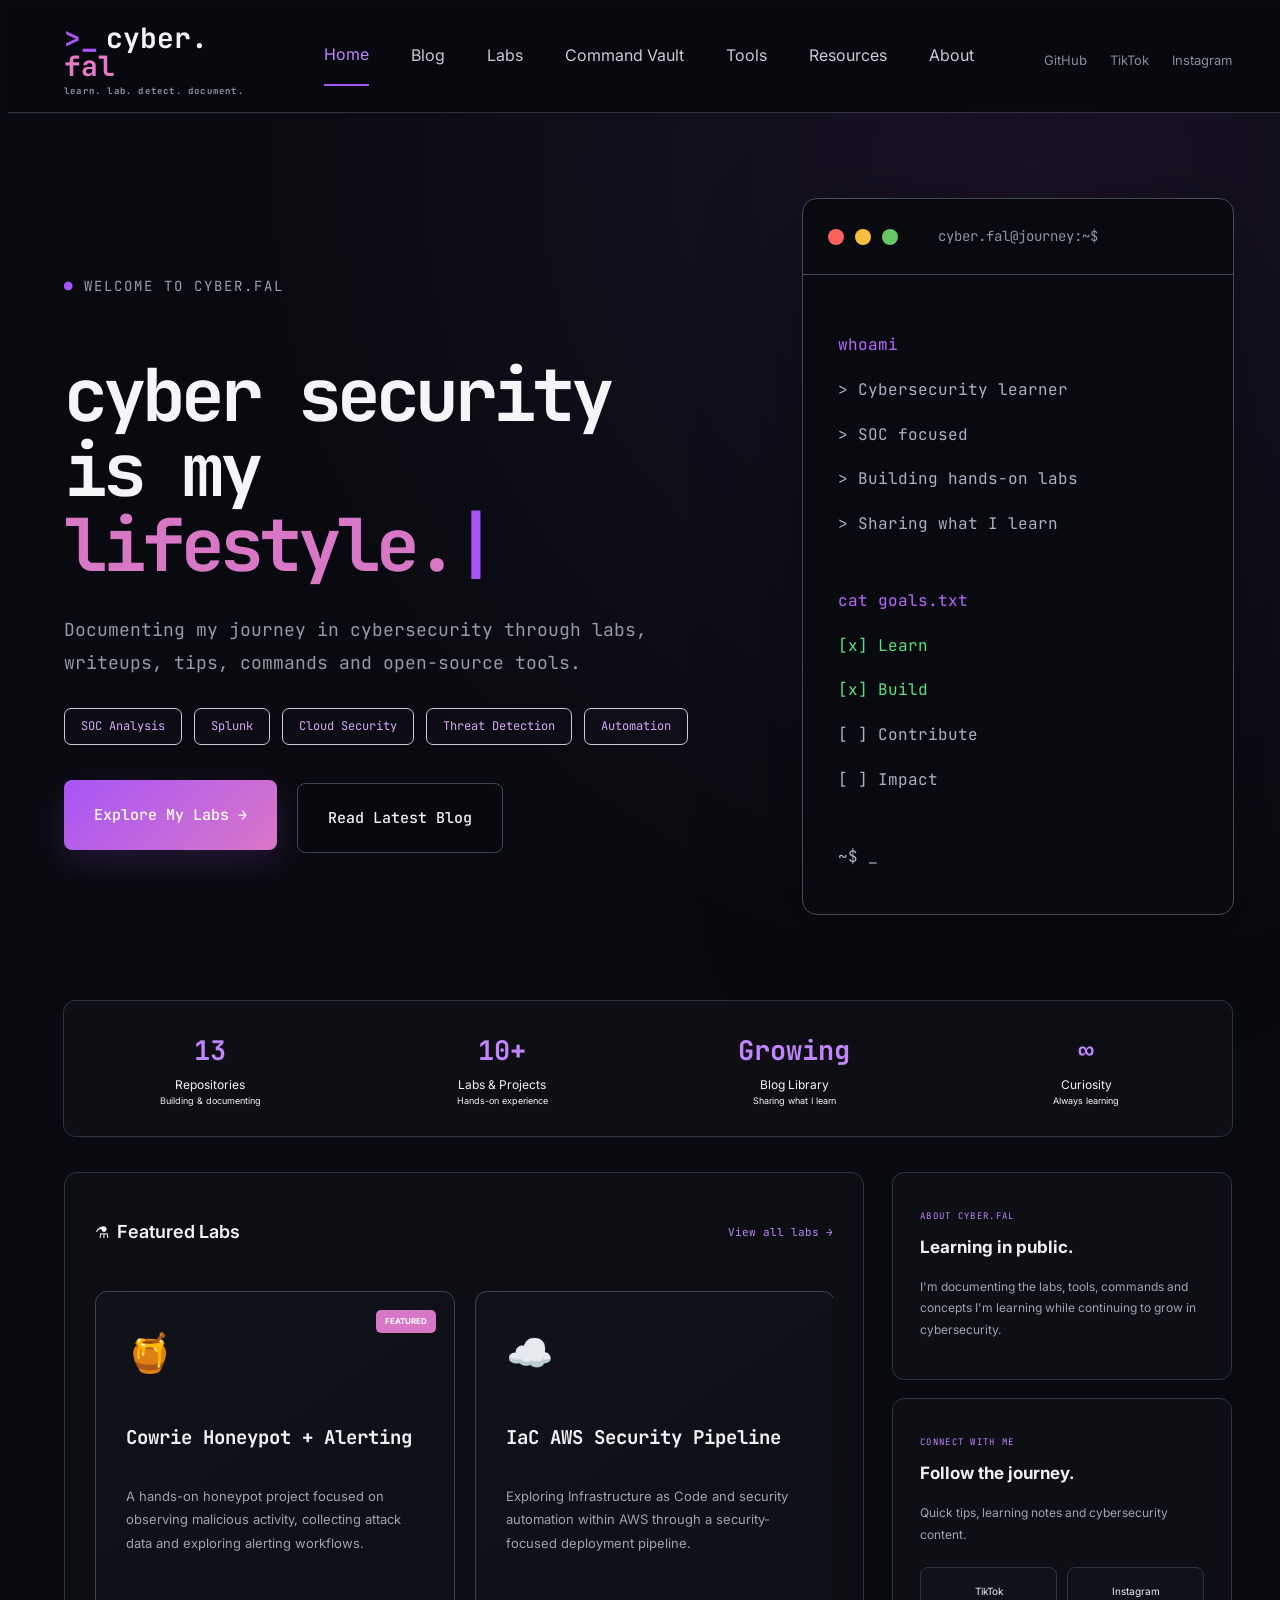
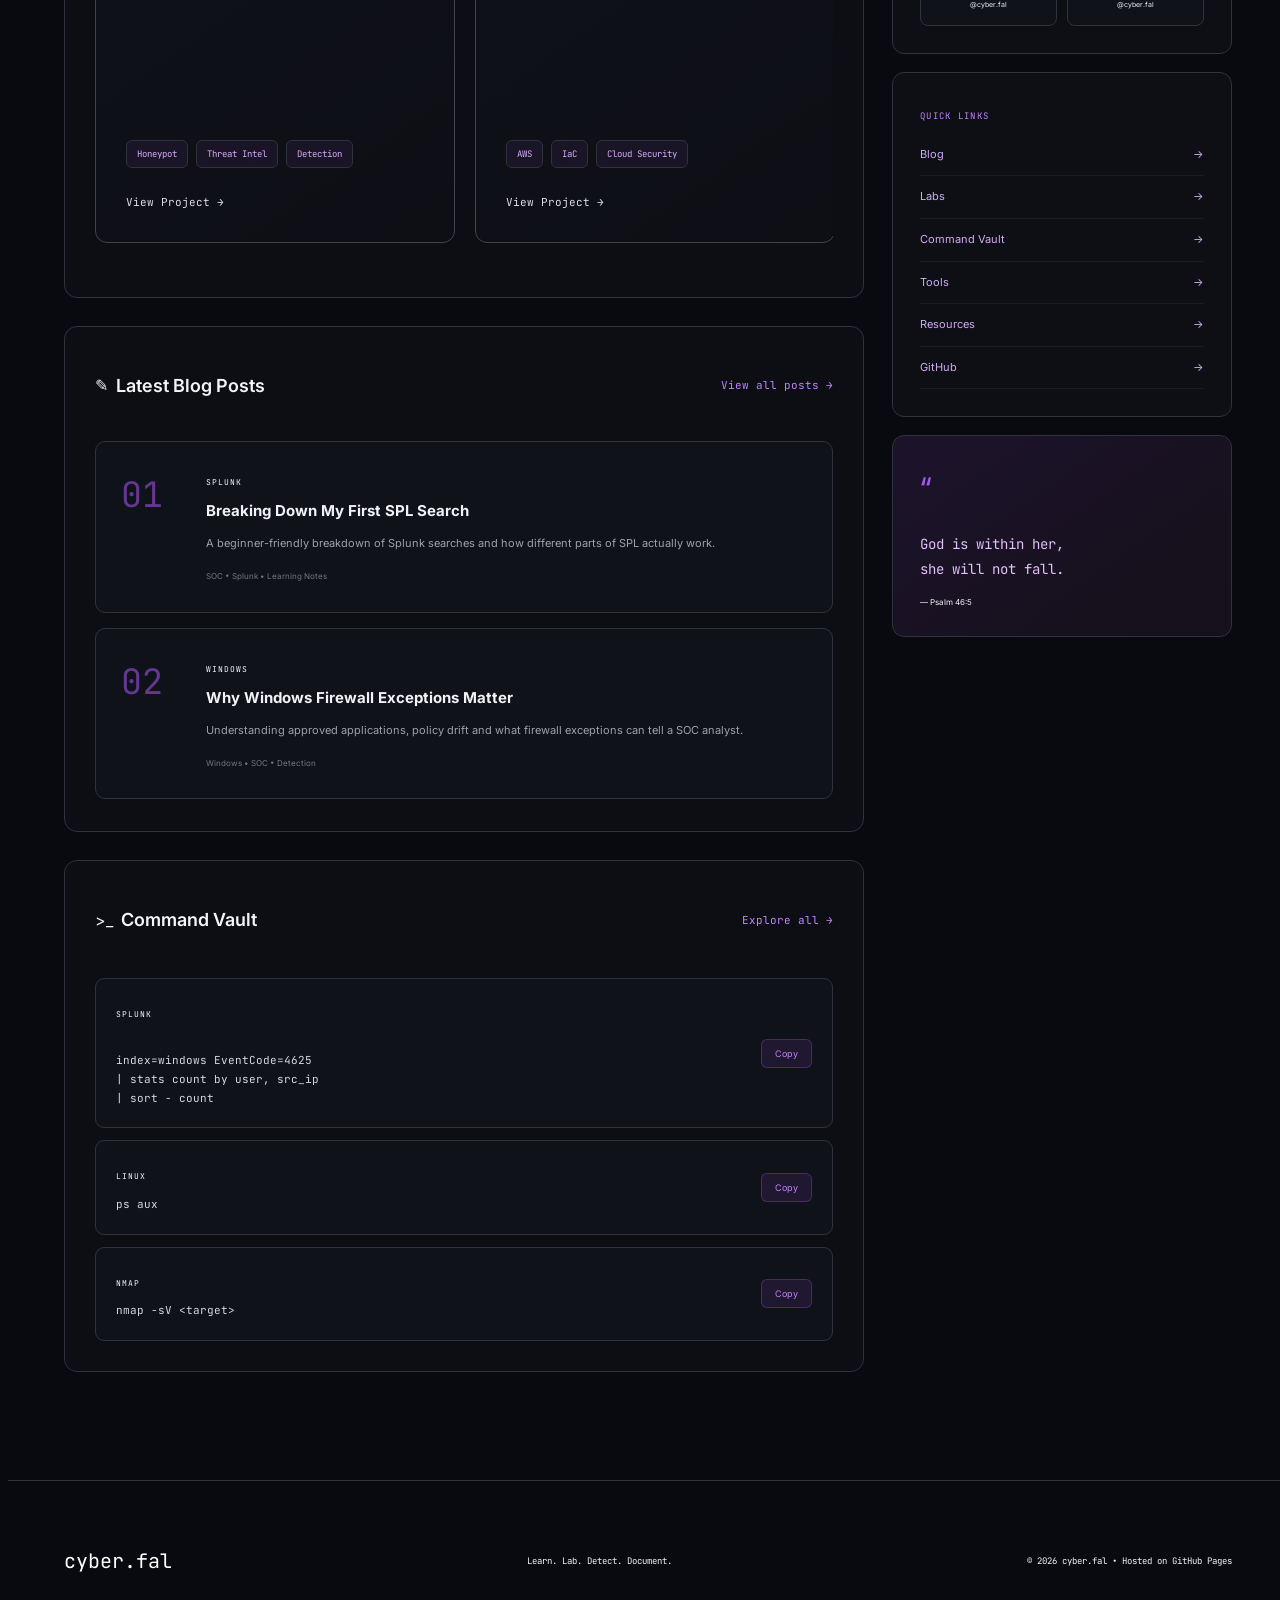
<file: index.html>
<!DOCTYPE html>
<html lang="en">

<head>
    <meta charset="UTF-8">
    <meta name="viewport" content="width=device-width, initial-scale=1.0">

    <title>cyber.fal | Cybersecurity Labs, Notes & Resources</title>

    <meta
        name="description"
        content="cyber.fal — cybersecurity labs, writeups, commands, tools, resources, and everything I'm learning along the way."
    >

    <link rel="preconnect" href="https://fonts.googleapis.com">
    <link rel="preconnect" href="https://fonts.gstatic.com" crossorigin>

    <link
        href="https://fonts.googleapis.com/css2?family=Inter:wght@400;500;600;700&family=JetBrains+Mono:wght@400;500;600;700&display=swap"
        rel="stylesheet"
    >

    <link rel="stylesheet" href="style.css">
</head>

<body class="home-page">

<!-- ================= NAVIGATION ================= -->

<header class="navbar">

    <a href="#" class="logo">
        <span class="logo-symbol">&gt;_</span>
        cyber.<span>fal</span>

        <small>
            learn. lab. detect. document.
        </small>
    </a>

    <nav class="nav-links">

        <a class="active" href="#">Home</a>
        <a href="blog/">Blog</a>
        <a href="#labs">Labs</a>
        <a href="command-vault.html">Command Vault</a>
        <a href="tools.html">Tools</a>
        <a href="resources.html">Resources</a>
        <a href="about.html">About</a>

    </nav>

    <div class="nav-social">

        <a
            href="https://github.com/cYberbOss21"
            target="_blank"
            aria-label="GitHub"
        >
            GitHub
        </a>

        <a
            href="https://www.tiktok.com/@cyber.fal"
            target="_blank"
        >
            TikTok
        </a>

        <a
            href="https://www.instagram.com/cyber.fal/"
            target="_blank"
        >
            Instagram
        </a>

    </div>

</header>


<main>


<!-- ================= HERO ================= -->

<section class="hero">

    <div class="hero-copy">

        <p class="eyebrow">
            ● WELCOME TO CYBER.FAL
        </p>

        <h1>
            cyber security<br>
            is my
            <span>lifestyle.</span><span class="cursor">|</span>
        </h1>

        <p class="hero-description">
            Documenting my journey in cybersecurity through
            labs, writeups, tips, commands and open-source tools.
        </p>


        <div class="skill-tags">

            <span>SOC Analysis</span>
            <span>Splunk</span>
            <span>Cloud Security</span>
            <span>Threat Detection</span>
            <span>Automation</span>

        </div>


        <div class="hero-buttons">

            <a href="#labs" class="button primary">
                Explore My Labs →
            </a>

            <a href="#blog" class="button secondary">
                Read Latest Blog
            </a>

        </div>

    </div>


    <!-- TERMINAL -->

    <div class="terminal">

        <div class="terminal-bar">

            <div class="terminal-dots">
                <span></span>
                <span></span>
                <span></span>
            </div>

            <p>cyber.fal@journey:~$</p>

        </div>


        <div class="terminal-body">

            <p class="terminal-command">whoami</p>

            <p>&gt; Cybersecurity learner</p>
            <p>&gt; SOC focused</p>
            <p>&gt; Building hands-on labs</p>
            <p>&gt; Sharing what I learn</p>

            <br>

            <p class="terminal-command">
                cat goals.txt
            </p>

            <p class="complete">[x] Learn</p>
            <p class="complete">[x] Build</p>
            <p>[ ] Contribute</p>
            <p>[ ] Impact</p>

            <br>

            <p>
                ~$ <span class="terminal-cursor">_</span>
            </p>

        </div>

    </div>

</section>



<!-- ================= STATS ================= -->

<section class="stats">

    <div class="stat">
        <strong>13</strong>
        <span>Repositories</span>
        <small>Building & documenting</small>
    </div>

    <div class="stat">
        <strong>10+</strong>
        <span>Labs & Projects</span>
        <small>Hands-on experience</small>
    </div>

    <div class="stat">
        <strong>Growing</strong>
        <span>Blog Library</span>
        <small>Sharing what I learn</small>
    </div>

    <div class="stat">
        <strong>∞</strong>
        <span>Curiosity</span>
        <small>Always learning</small>
    </div>

</section>



<!-- ================= MAIN GRID ================= -->

<div class="content-layout">


<div class="main-content">


<!-- ================= LABS ================= -->

<section id="labs" class="section">

    <div class="section-heading">

        <div>
            <span class="section-icon">⚗</span>
            <h2>Featured Labs</h2>
        </div>

        <a
            href="https://github.com/cYberbOss21?tab=repositories"
            target="_blank"
            rel="noopener noreferrer"
        >
            View all labs →
        </a>

    </div>


    <div class="lab-grid">


        <!-- ================= COWRIE ================= -->

        <article class="lab-card">

            <span class="new-badge">FEATURED</span>

            <div class="lab-icon">🍯</div>

            <h3>
                Cowrie Honeypot
                + Alerting
            </h3>

            <p>
                A hands-on honeypot project focused on
                observing malicious activity, collecting
                attack data and exploring alerting workflows.
            </p>

            <div class="tags">
                <span>Honeypot</span>
                <span>Threat Intel</span>
                <span>Detection</span>
            </div>

            <a
                href="https://github.com/cYberbOss21/Cowrie-Honeypot-"
                target="_blank"
                rel="noopener noreferrer"
                class="repo-link"
            >
                View Project →
            </a>

        </article>


        <!-- ================= AWS IAC ================= -->

        <article class="lab-card">

            <div class="lab-icon">☁️</div>

            <h3>
                IaC AWS
                Security Pipeline
            </h3>

            <p>
                Exploring Infrastructure as Code and
                security automation within AWS through
                a security-focused deployment pipeline.
            </p>

            <div class="tags">
                <span>AWS</span>
                <span>IaC</span>
                <span>Cloud Security</span>
            </div>

            <a
                href="https://github.com/cYberbOss21/IaC-AWS-Security-Pipeline"
                target="_blank"
                rel="noopener noreferrer"
                class="repo-link"
            >
                View Project →
            </a>

        </article>


        <!-- ================= SPLUNK ================= -->

        <article class="lab-card">

            <div class="lab-icon">📊</div>

            <h3>
                Windows Domain +
                Splunk Integration
            </h3>

            <p>
                A Windows and Splunk lab focused on
                ingesting security data and building
                visibility for SOC-style analysis.
            </p>

            <div class="tags">
                <span>Splunk</span>
                <span>Windows</span>
                <span>SIEM</span>
            </div>

            <a
                href="https://github.com/cYberbOss21/Windows-Domain-and-Splunk-Integration"
                target="_blank"
                rel="noopener noreferrer"
                class="repo-link"
            >
                View Project →
            </a>

        </article>


        <!-- ================= SOAR + EDR ================= -->

        <article class="lab-card">

            <div class="lab-icon">🛡️</div>

            <h3>
                SOAR + EDR
                Automated Response
            </h3>

            <p>
                A security automation project exploring
                SOAR, endpoint detection and automated
                incident response workflows.
            </p>

            <div class="tags">
                <span>SOAR</span>
                <span>EDR</span>
                <span>Automation</span>
            </div>

            <a
                href="https://github.com/cYberbOss21/SOAR-EDR"
                target="_blank"
                rel="noopener noreferrer"
                class="repo-link"
            >
                View Project →
            </a>

        </article>


        <!-- ================= AZURE RBAC ================= -->

        <article class="lab-card">

            <div class="lab-icon">🔐</div>

            <h3>
                Configure Azure RBAC
                with PowerShell
            </h3>

            <p>
                A cloud identity and access management
                lab using PowerShell to work with
                Azure role-based access control.
            </p>

            <div class="tags">
                <span>Azure</span>
                <span>PowerShell</span>
                <span>IAM</span>
            </div>

            <a
                href="https://github.com/cYberbOss21/Configure-Azure-RBAC-with-PowerShell"
                target="_blank"
                rel="noopener noreferrer"
                class="repo-link"
            >
                View Project →
            </a>

        </article>


        <!-- ================= BRUTE FORCE ================= -->

        <article class="lab-card">

            <div class="lab-icon">🐍</div>

            <h3>
                Brute Force
                Detection Script
            </h3>

            <p>
                A Python detection project focused on
                identifying patterns associated with
                brute-force authentication activity.
            </p>

            <div class="tags">
                <span>Python</span>
                <span>Detection</span>
                <span>Security Automation</span>
            </div>

            <a
                href="https://github.com/cYberbOss21/bruteforce-python-code"
                target="_blank"
                rel="noopener noreferrer"
                class="repo-link"
            >
                View Project →
            </a>

        </article>


    </div>

</section>


<!-- ================= BLOG ================= -->

<section id="blog" class="section">

    <div class="section-heading">

        <div>
            <span class="section-icon">✎</span>
            <h2>Latest Blog Posts</h2>
        </div>

        <a href="blog/">
            View all posts →
        </a>

    </div>


    <div class="blog-list">


        <article class="blog-card">

            <div class="blog-number">
                01
            </div>

            <div>

                <span class="post-category">
                    SPLUNK
                </span>

                <h3>
                    Breaking Down My First SPL Search
                </h3>

                <p>
                    A beginner-friendly breakdown of
                    Splunk searches and how different
                    parts of SPL actually work.
                </p>

                <small>
                    SOC • Splunk • Learning Notes
                </small>

            </div>

        </article>



        <article class="blog-card">

            <div class="blog-number">
                02
            </div>

            <div>

                <span class="post-category">
                    WINDOWS
                </span>

                <h3>
                    Why Windows Firewall Exceptions Matter
                </h3>

                <p>
                    Understanding approved applications,
                    policy drift and what firewall
                    exceptions can tell a SOC analyst.
                </p>

                <small>
                    Windows • SOC • Detection
                </small>

            </div>

        </article>


    </div>

</section>



<!-- ================= COMMAND VAULT ================= -->

<section id="commands" class="section">

    <div class="section-heading">

        <div>
            <span class="section-icon">&gt;_</span>
            <h2>Command Vault</h2>
        </div>

        <a href="command-vault.html">
            Explore all →
        </a>

    </div>


    <div class="command-list">


        <div class="command-card">

            <div>

                <span class="command-category">
                    SPLUNK
                </span>

                <code>
index=windows EventCode=4625
| stats count by user, src_ip
| sort - count
                </code>

            </div>

            <button
                class="copy-button"
                data-command="index=windows EventCode=4625 | stats count by user, src_ip | sort - count"
            >
                Copy
            </button>

        </div>



        <div class="command-card">

            <div>

                <span class="command-category">
                    LINUX
                </span>

                <code>ps aux</code>

            </div>

            <button
                class="copy-button"
                data-command="ps aux"
            >
                Copy
            </button>

        </div>



        <div class="command-card">

            <div>

                <span class="command-category">
                    NMAP
                </span>

                <code>nmap -sV &lt;target&gt;</code>

            </div>

            <button
                class="copy-button"
                data-command="nmap -sV &lt;target&gt;"
            >
                Copy
            </button>

        </div>


    </div>

</section>


<!-- END MAIN CONTENT -->
</div>


<!-- ================= SIDEBAR ================= -->

<aside class="sidebar">


<section id="about" class="side-card">

    <p class="side-label">
        ABOUT CYBER.FAL
    </p>

    <h3>
        Learning in public.
    </h3>

    <p>
        I'm documenting the labs, tools,
        commands and concepts I'm learning
        while continuing to grow in cybersecurity.
    </p>

</section>



<section class="side-card">

    <p class="side-label">
        CONNECT WITH ME
    </p>

    <h3>
        Follow the journey.
    </h3>

    <p>
        Quick tips, learning notes and
        cybersecurity content.
    </p>


    <div class="social-buttons">

        <a
            href="https://www.tiktok.com/@cyber.fal"
            target="_blank"
        >
            TikTok
            <small>@cyber.fal</small>
        </a>

        <a
            href="https://www.instagram.com/cyber.fal/"
            target="_blank"
        >
            Instagram
            <small>@cyber.fal</small>
        </a>

    </div>

</section>



<section class="side-card">

    <p class="side-label">
        QUICK LINKS
    </p>

    <div class="quick-links">

        <a  href="blog/">
            Blog
            <span>→</span>
        </a>

        <a href="#labs">
            Labs
            <span>→</span>
        </a>

        <a href="command-vault.html">
            Command Vault
            <span>→</span>
        </a>

        <a href="tools.html">
            Tools
            <span>→</span>
        </a>

        <a href="resources.html">
            Resources
            <span>→</span>
        </a>

        <a
            href="https://github.com/cYberbOss21"
            target="_blank"
        >
            GitHub
            <span>→</span>
        </a>

    </div>

</section>



<section class="quote-card">

    <span>“</span>

    <p>
        God is within her,<br>
        she will not fall.
    </p>

    <small>
        — Psalm 46:5
    </small>

</section>


</aside>


</div>

</main>



<!-- ================= FOOTER ================= -->

<footer>

    <div class="footer-logo">
        cyber.<span>fal</span>
    </div>

    <p>
        Learn. Lab. Detect. Document.
    </p>

    <p>
        © 2026 cyber.fal • Hosted on GitHub Pages
    </p>

</footer>


<script src="script.js"></script>

</body>
</html>
</file>
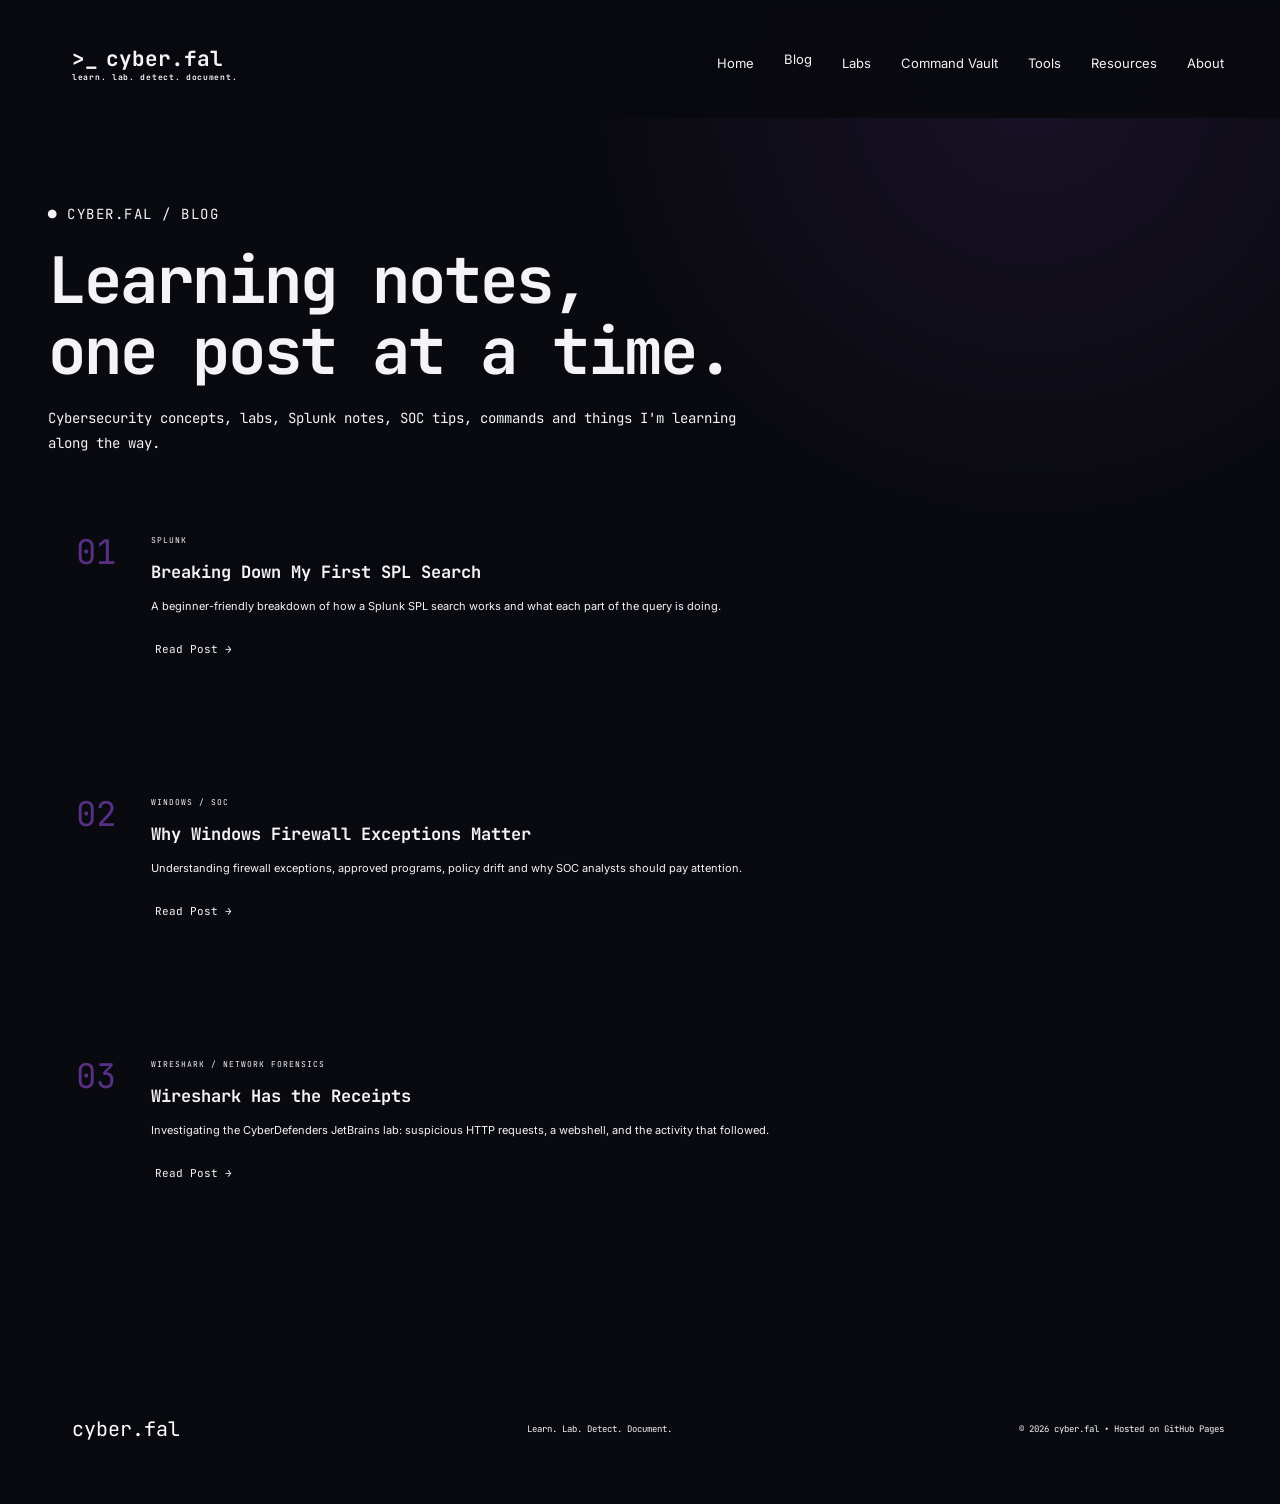
<file: blog/index.html>
<!DOCTYPE html>
<html lang="en">

<head>
    <meta charset="UTF-8">
    <meta name="viewport" content="width=device-width, initial-scale=1.0">

    <title>Blog | cyber.fal</title>

    <link rel="preconnect" href="https://fonts.googleapis.com">
    <link rel="preconnect" href="https://fonts.gstatic.com" crossorigin>

    <link
        href="https://fonts.googleapis.com/css2?family=Inter:wght@400;500;600;700&family=JetBrains+Mono:wght@400;500;600;700&display=swap"
        rel="stylesheet"
    >

    <link rel="stylesheet" href="../style.css">
</head>

<body>

<header class="navbar">

    <a href="../index.html" class="logo">
        <span class="logo-symbol">&gt;_</span>
        cyber.<span>fal</span>

        <small>
            learn. lab. detect. document.
        </small>
    </a>

    <nav class="nav-links">

        <a href="../index.html">Home</a>
        <a class="active" href="index.html">Blog</a>
        <a href="../index.html#labs">Labs</a>
        <a href="../index.html#commands">Command Vault</a>
        <a href="../index.html#tools">Tools</a>
        <a href="../index.html#resources">Resources</a>
        <a href="../about.html">About</a>

    </nav>

</header>


<main class="blog-page">

    <section class="blog-hero">

        <p class="eyebrow">
            ● CYBER.FAL / BLOG
        </p>

        <h1>
            Learning notes,<br>
            <span>one post at a time.</span>
        </h1>

        <p>
            Cybersecurity concepts, labs, Splunk notes,
            SOC tips, commands and things I'm learning
            along the way.
        </p>

    </section>


    <section class="blog-library">

        <article class="blog-card">

            <div class="blog-number">01</div>

            <div>

                <span class="post-category">
                    SPLUNK
                </span>

                <h3>
                    Breaking Down My First SPL Search
                </h3>

                <p>
                    A beginner-friendly breakdown of how
                    a Splunk SPL search works and what
                    each part of the query is doing.
                </p>

                <a href="splunk-search-breakdown.html">
                    Read Post →
                </a>

            </div>

        </article>


        <article class="blog-card">

            <div class="blog-number">02</div>

            <div>

                <span class="post-category">
                    WINDOWS / SOC
                </span>

                <h3>
                    Why Windows Firewall Exceptions Matter
                </h3>

                <p>
                    Understanding firewall exceptions,
                    approved programs, policy drift and
                    why SOC analysts should pay attention.
                </p>

                <a href="windows-firewall-exceptions.html">
                    Read Post →
                </a>

            </div>

        </article>
        
         <article class="blog-card">
                
             <div class="blog-number">03</div>
             
             <div>
                        
                 <span class="post-category">
                        WIRESHARK / NETWORK FORENSICS
                 </span>
                        
                 <h3>
                     Wireshark Has the Receipts
                 </h3>
                 
                 <p>
                    Investigating the CyberDefenders JetBrains lab:
                    suspicious HTTP requests, a webshell,
                    and the activity that followed.
                 </p>
                        
                 <a href="jetbrains-lab.html">Read Post →
                 
                 </a>
            
             </div>
         </article>
    
    </section>

</main>


<footer>

    <div class="footer-logo">
        cyber.<span>fal</span>
    </div>

    <p>
        Learn. Lab. Detect. Document.
    </p>

    <p>
        © 2026 cyber.fal • Hosted on GitHub Pages
    </p>

</footer>

</body>
</html>
</file>
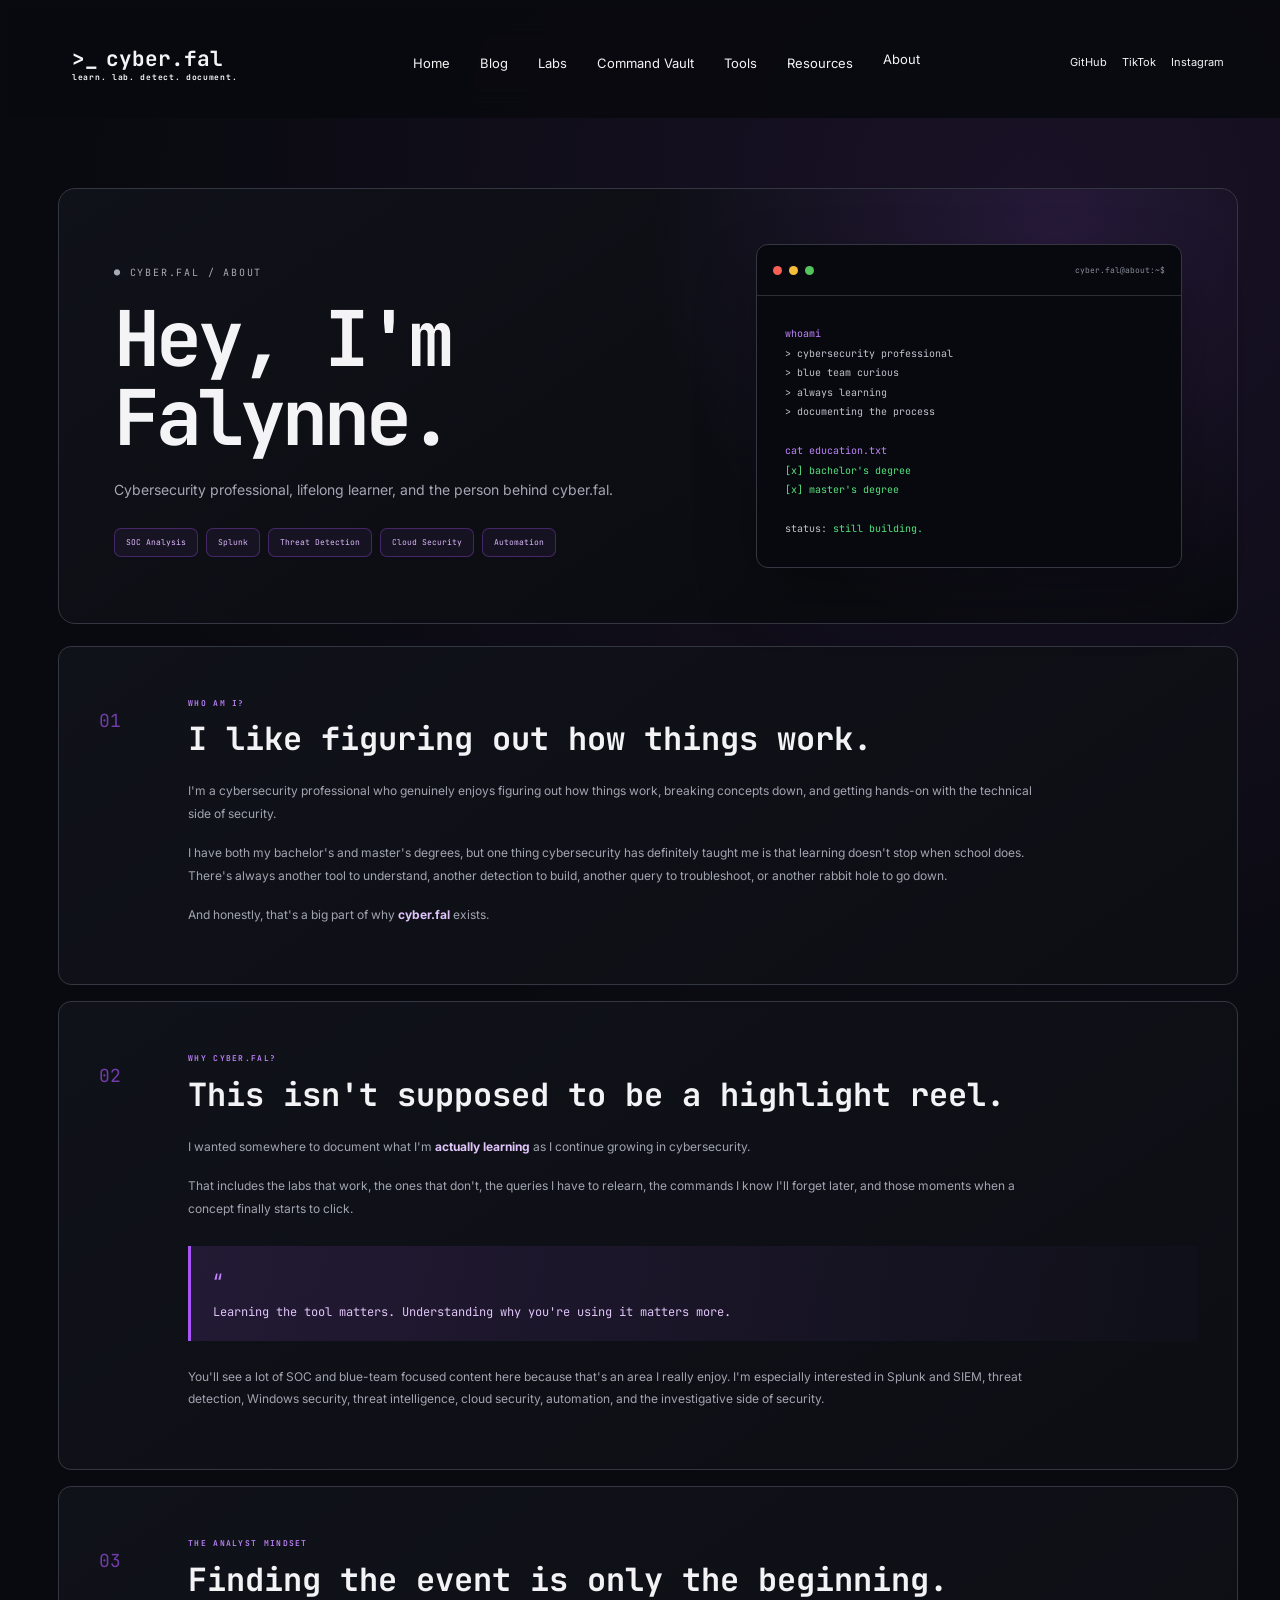
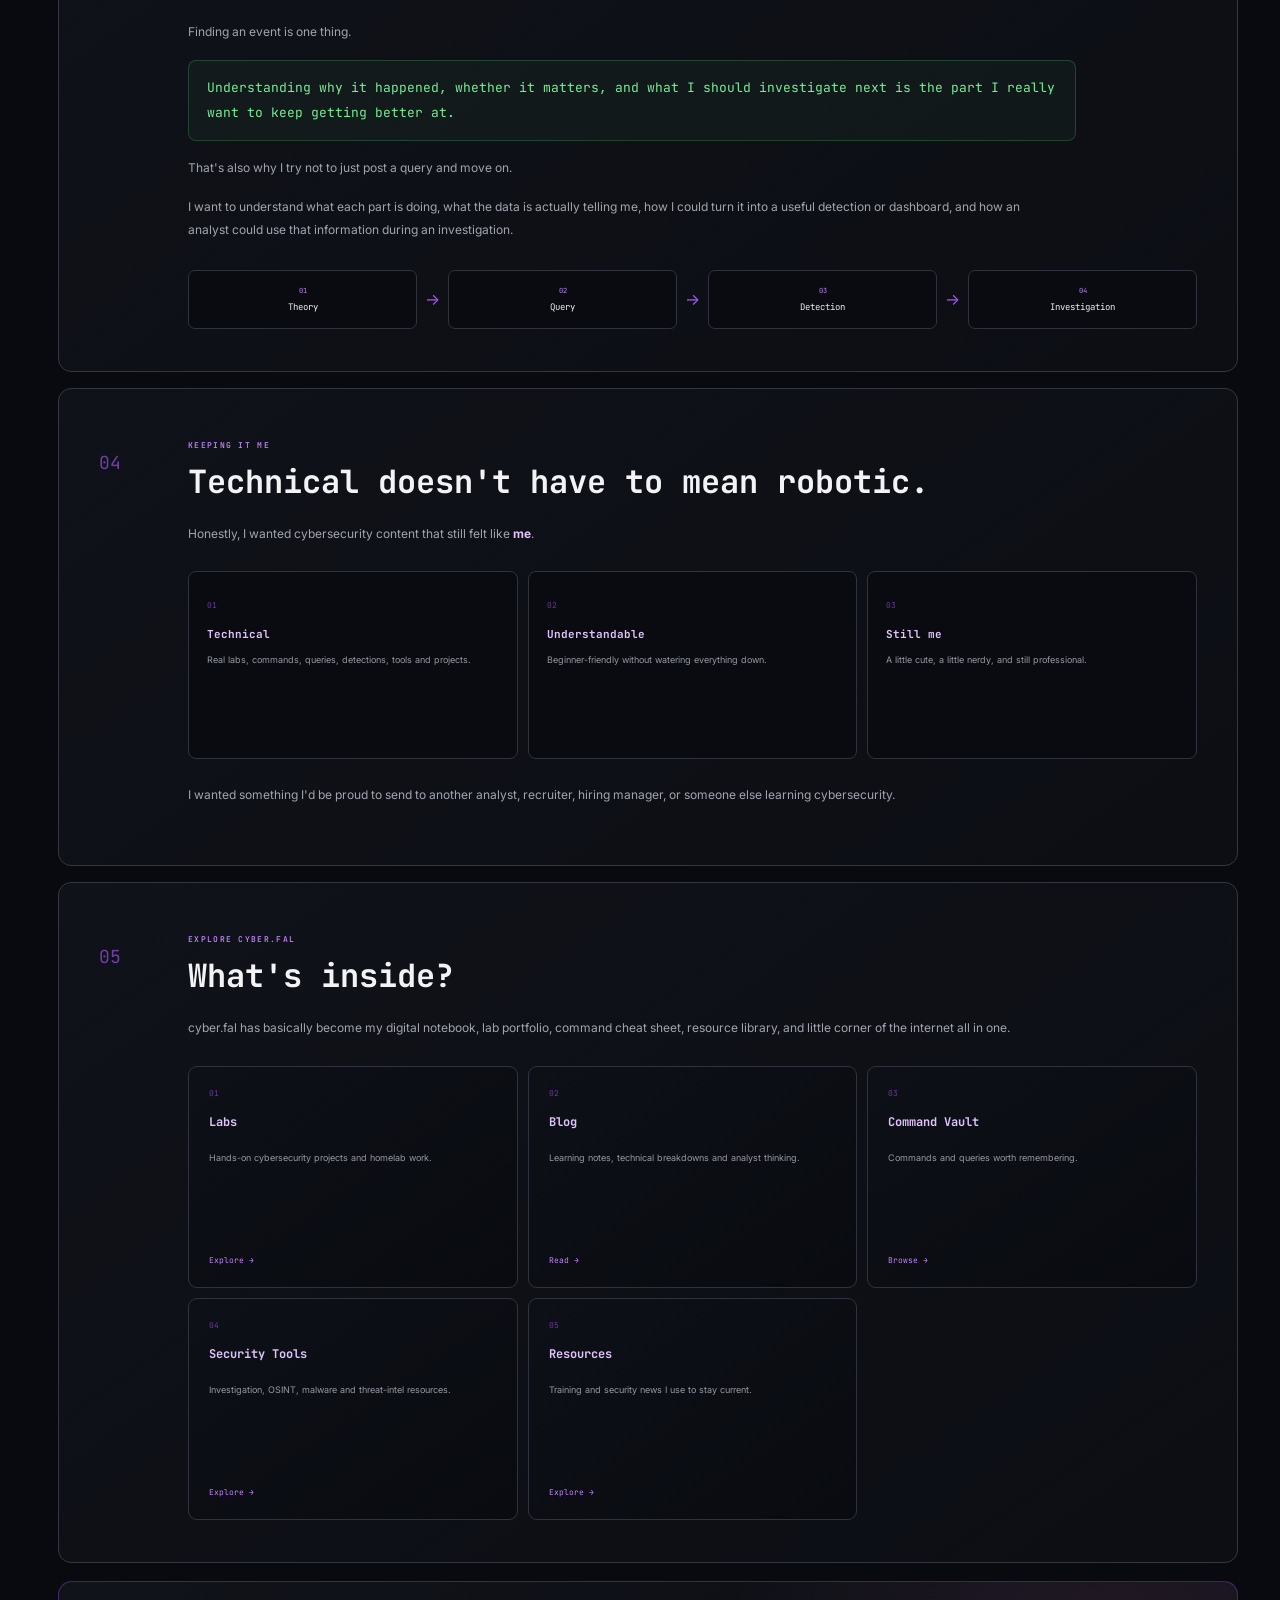
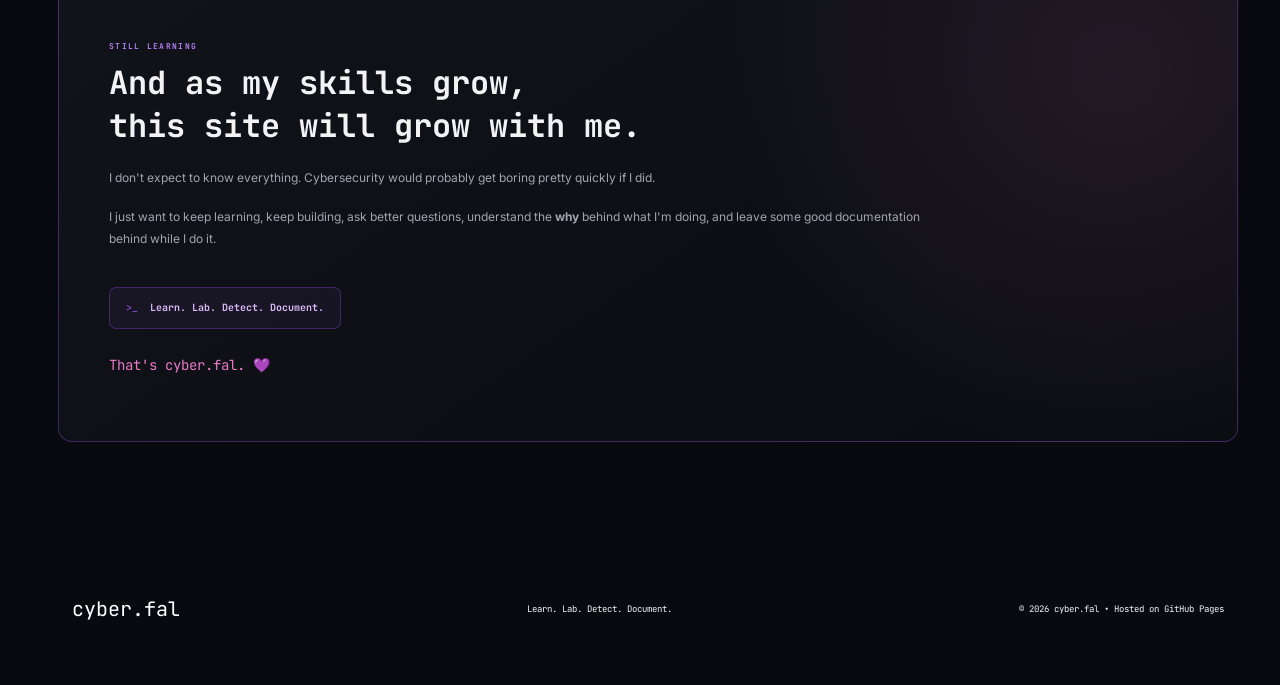
<file: about.html>
<!DOCTYPE html>
<html lang="en">

<head>

    <meta charset="UTF-8">

    <meta
        name="viewport"
        content="width=device-width, initial-scale=1.0"
    >

    <title>About | cyber.fal</title>

    <meta
        name="description"
        content="Meet Falynne and learn why cyber.fal exists. A cybersecurity learning journal, lab portfolio, command vault and resource library."
    >

    <link
        rel="preconnect"
        href="https://fonts.googleapis.com"
    >

    <link
        rel="preconnect"
        href="https://fonts.gstatic.com"
        crossorigin
    >

    <link
        href="https://fonts.googleapis.com/css2?family=Inter:wght@400;500;600;700&family=JetBrains+Mono:wght@400;500;600;700&display=swap"
        rel="stylesheet"
    >

    <link rel="stylesheet" href="style.css">

</head>


<body>


<!-- ================= NAVIGATION ================= -->

<header class="navbar">

    <a href="index.html" class="logo">

        <span class="logo-symbol">
            &gt;_
        </span>

        cyber.<span>fal</span>

        <small>
            learn. lab. detect. document.
        </small>

    </a>


    <nav class="nav-links">

        <a href="index.html">
            Home
        </a>

        <a href="blog/">
            Blog
        </a>

        <a href="index.html#labs">
            Labs
        </a>

        <a href="command-vault.html">
            Command Vault
        </a>

        <a href="tools.html">
            Tools
        </a>

        <a href="resources.html">
            Resources
        </a>

        <a
            href="about.html"
            class="active"
        >
            About
        </a>

    </nav>


    <div class="nav-social">

        <a
            href="https://github.com/cYberbOss21"
            target="_blank"
            rel="noopener noreferrer"
        >
            GitHub
        </a>

        <a
            href="https://www.tiktok.com/@cyber.fal"
            target="_blank"
            rel="noopener noreferrer"
        >
            TikTok
        </a>

        <a
            href="https://www.instagram.com/cyber.fal/"
            target="_blank"
            rel="noopener noreferrer"
        >
            Instagram
        </a>

    </div>

</header>



<!-- ================= ABOUT PAGE ================= -->

<main class="about-page">


    <!-- ================= HERO ================= -->

    <section class="about-hero">


        <div class="about-hero-copy">

            <p class="eyebrow">
                ● CYBER.FAL / ABOUT
            </p>


            <h1>

                Hey, I'm<br>

                <span>
                    Falynne.
                </span>

            </h1>


            <p class="about-lead">

                Cybersecurity professional, lifelong learner,
                and the person behind cyber.fal.

            </p>


            <div class="about-tags">

                <span>SOC Analysis</span>
                <span>Splunk</span>
                <span>Threat Detection</span>
                <span>Cloud Security</span>
                <span>Automation</span>

            </div>

        </div>



        <!-- TERMINAL -->

        <div class="about-terminal">

            <div class="about-terminal-bar">

                <div>
                    <span></span>
                    <span></span>
                    <span></span>
                </div>

                <small>
                    cyber.fal@about:~$
                </small>

            </div>


            <div class="about-terminal-body">

                <p class="terminal-purple">
                    whoami
                </p>

                <p>
                    &gt; cybersecurity professional
                </p>

                <p>
                    &gt; blue team curious
                </p>

                <p>
                    &gt; always learning
                </p>

                <p>
                    &gt; documenting the process
                </p>

                <br>

                <p class="terminal-purple">
                    cat education.txt
                </p>

                <p class="terminal-green">
                    [x] bachelor's degree
                </p>

                <p class="terminal-green">
                    [x] master's degree
                </p>

                <br>

                <p>
                    status:
                    <span class="terminal-green">
                        still building.
                    </span>
                </p>

            </div>

        </div>


    </section>



    <!-- ================= INTRO ================= -->

    <section class="about-section about-story">

        <p class="about-section-number">
            01
        </p>


        <div>

            <p class="about-section-label">
                WHO AM I?
            </p>


            <h2>
                I like figuring out how things work.
            </h2>


            <p>
                I'm a cybersecurity professional who genuinely
                enjoys figuring out how things work, breaking
                concepts down, and getting hands-on with the
                technical side of security.
            </p>


            <p>
                I have both my bachelor's and master's degrees,
                but one thing cybersecurity has definitely taught
                me is that learning doesn't stop when school does.
                There's always another tool to understand, another
                detection to build, another query to troubleshoot,
                or another rabbit hole to go down.
            </p>


            <p>
                And honestly, that's a big part of why
                <strong>cyber.fal</strong> exists.
            </p>

        </div>

    </section>



    <!-- ================= WHY CYBER.FAL ================= -->

    <section class="about-section">

        <p class="about-section-number">
            02
        </p>


        <div>

            <p class="about-section-label">
                WHY CYBER.FAL?
            </p>


            <h2>
                This isn't supposed to be a highlight reel.
            </h2>


            <p>
                I wanted somewhere to document what I'm
                <strong>actually learning</strong> as I continue
                growing in cybersecurity.
            </p>


            <p>
                That includes the labs that work, the ones that
                don't, the queries I have to relearn, the commands
                I know I'll forget later, and those moments when
                a concept finally starts to click.
            </p>


            <div class="about-quote">

                <span>
                    “
                </span>

                <p>
                    Learning the tool matters.
                    Understanding why you're using it matters more.
                </p>

            </div>


            <p>
                You'll see a lot of SOC and blue-team focused
                content here because that's an area I really enjoy.
                I'm especially interested in Splunk and SIEM,
                threat detection, Windows security, threat
                intelligence, cloud security, automation, and
                the investigative side of security.
            </p>

        </div>

    </section>



    <!-- ================= ANALYST MINDSET ================= -->

    <section class="about-section">

        <p class="about-section-number">
            03
        </p>


        <div>

            <p class="about-section-label">
                THE ANALYST MINDSET
            </p>


            <h2>
                Finding the event is only the beginning.
            </h2>


            <p>
                Finding an event is one thing.
            </p>


            <p class="about-highlight">
                Understanding why it happened, whether it matters,
                and what I should investigate next is the part I
                really want to keep getting better at.
            </p>


            <p>
                That's also why I try not to just post a query
                and move on.
            </p>


            <p>
                I want to understand what each part is doing,
                what the data is actually telling me, how I could
                turn it into a useful detection or dashboard,
                and how an analyst could use that information
                during an investigation.
            </p>


            <div class="about-process">

                <div>
                    <span>01</span>
                    Theory
                </div>

                <span>→</span>

                <div>
                    <span>02</span>
                    Query
                </div>

                <span>→</span>

                <div>
                    <span>03</span>
                    Detection
                </div>

                <span>→</span>

                <div>
                    <span>04</span>
                    Investigation
                </div>

            </div>

        </div>

    </section>



    <!-- ================= PERSONALITY ================= -->

    <section class="about-section">

        <p class="about-section-number">
            04
        </p>


        <div>

            <p class="about-section-label">
                KEEPING IT ME
            </p>


            <h2>
                Technical doesn't have to mean robotic.
            </h2>


            <p>
                Honestly, I wanted cybersecurity content
                that still felt like <strong>me</strong>.
            </p>


            <div class="about-personality-grid">


                <div class="about-personality-card">

                    <span>
                        01
                    </span>

                    <strong>
                        Technical
                    </strong>

                    <p>
                        Real labs, commands, queries,
                        detections, tools and projects.
                    </p>

                </div>



                <div class="about-personality-card">

                    <span>
                        02
                    </span>

                    <strong>
                        Understandable
                    </strong>

                    <p>
                        Beginner-friendly without
                        watering everything down.
                    </p>

                </div>



                <div class="about-personality-card">

                    <span>
                        03
                    </span>

                    <strong>
                        Still me
                    </strong>

                    <p>
                        A little cute, a little nerdy,
                        and still professional.
                    </p>

                </div>


            </div>


            <p>
                I wanted something I'd be proud to send to
                another analyst, recruiter, hiring manager,
                or someone else learning cybersecurity.
            </p>

        </div>

    </section>



    <!-- ================= WHAT YOU'LL FIND ================= -->

    <section class="about-section">

        <p class="about-section-number">
            05
        </p>


        <div>

            <p class="about-section-label">
                EXPLORE CYBER.FAL
            </p>


            <h2>
                What's inside?
            </h2>


            <p>
                cyber.fal has basically become my digital
                notebook, lab portfolio, command cheat sheet,
                resource library, and little corner of the
                internet all in one.
            </p>


            <div class="about-explore-grid">


                <a
                    href="index.html#labs"
                    class="about-explore-card"
                >

                    <span>
                        01
                    </span>

                    <strong>
                        Labs
                    </strong>

                    <p>
                        Hands-on cybersecurity projects
                        and homelab work.
                    </p>

                    <small>
                        Explore →
                    </small>

                </a>



                <a
                    href="blog/"
                    class="about-explore-card"
                >

                    <span>
                        02
                    </span>

                    <strong>
                        Blog
                    </strong>

                    <p>
                        Learning notes, technical breakdowns
                        and analyst thinking.
                    </p>

                    <small>
                        Read →
                    </small>

                </a>



                <a
                    href="command-vault.html"
                    class="about-explore-card"
                >

                    <span>
                        03
                    </span>

                    <strong>
                        Command Vault
                    </strong>

                    <p>
                        Commands and queries worth
                        remembering.
                    </p>

                    <small>
                        Browse →
                    </small>

                </a>



                <a
                    href="tools.html"
                    class="about-explore-card"
                >

                    <span>
                        04
                    </span>

                    <strong>
                        Security Tools
                    </strong>

                    <p>
                        Investigation, OSINT, malware
                        and threat-intel resources.
                    </p>

                    <small>
                        Explore →
                    </small>

                </a>



                <a
                    href="resources.html"
                    class="about-explore-card"
                >

                    <span>
                        05
                    </span>

                    <strong>
                        Resources
                    </strong>

                    <p>
                        Training and security news
                        I use to stay current.
                    </p>

                    <small>
                        Explore →
                    </small>

                </a>


            </div>

        </div>

    </section>



    <!-- ================= END ================= -->

    <section class="about-closing">

        <p class="about-section-label">
            STILL LEARNING
        </p>


        <h2>
            And as my skills grow,<br>
            <span>this site will grow with me.</span>
        </h2>


        <p>
            I don't expect to know everything.
            Cybersecurity would probably get boring pretty
            quickly if I did.
        </p>


        <p>
            I just want to keep learning, keep building,
            ask better questions, understand the
            <strong>why</strong> behind what I'm doing,
            and leave some good documentation behind
            while I do it.
        </p>


        <div class="about-signoff">

            <span>
                &gt;_
            </span>

            <strong>
                Learn. Lab. Detect. Document.
            </strong>

        </div>


        <p class="about-final">
            That's cyber.fal. 💜
        </p>

    </section>


</main>



<!-- ================= FOOTER ================= -->

<footer>

    <div class="footer-logo">
        cyber.<span>fal</span>
    </div>

    <p>
        Learn. Lab. Detect. Document.
    </p>

    <p>
        © 2026 cyber.fal • Hosted on GitHub Pages
    </p>

</footer>


</body>
</html>
</file>
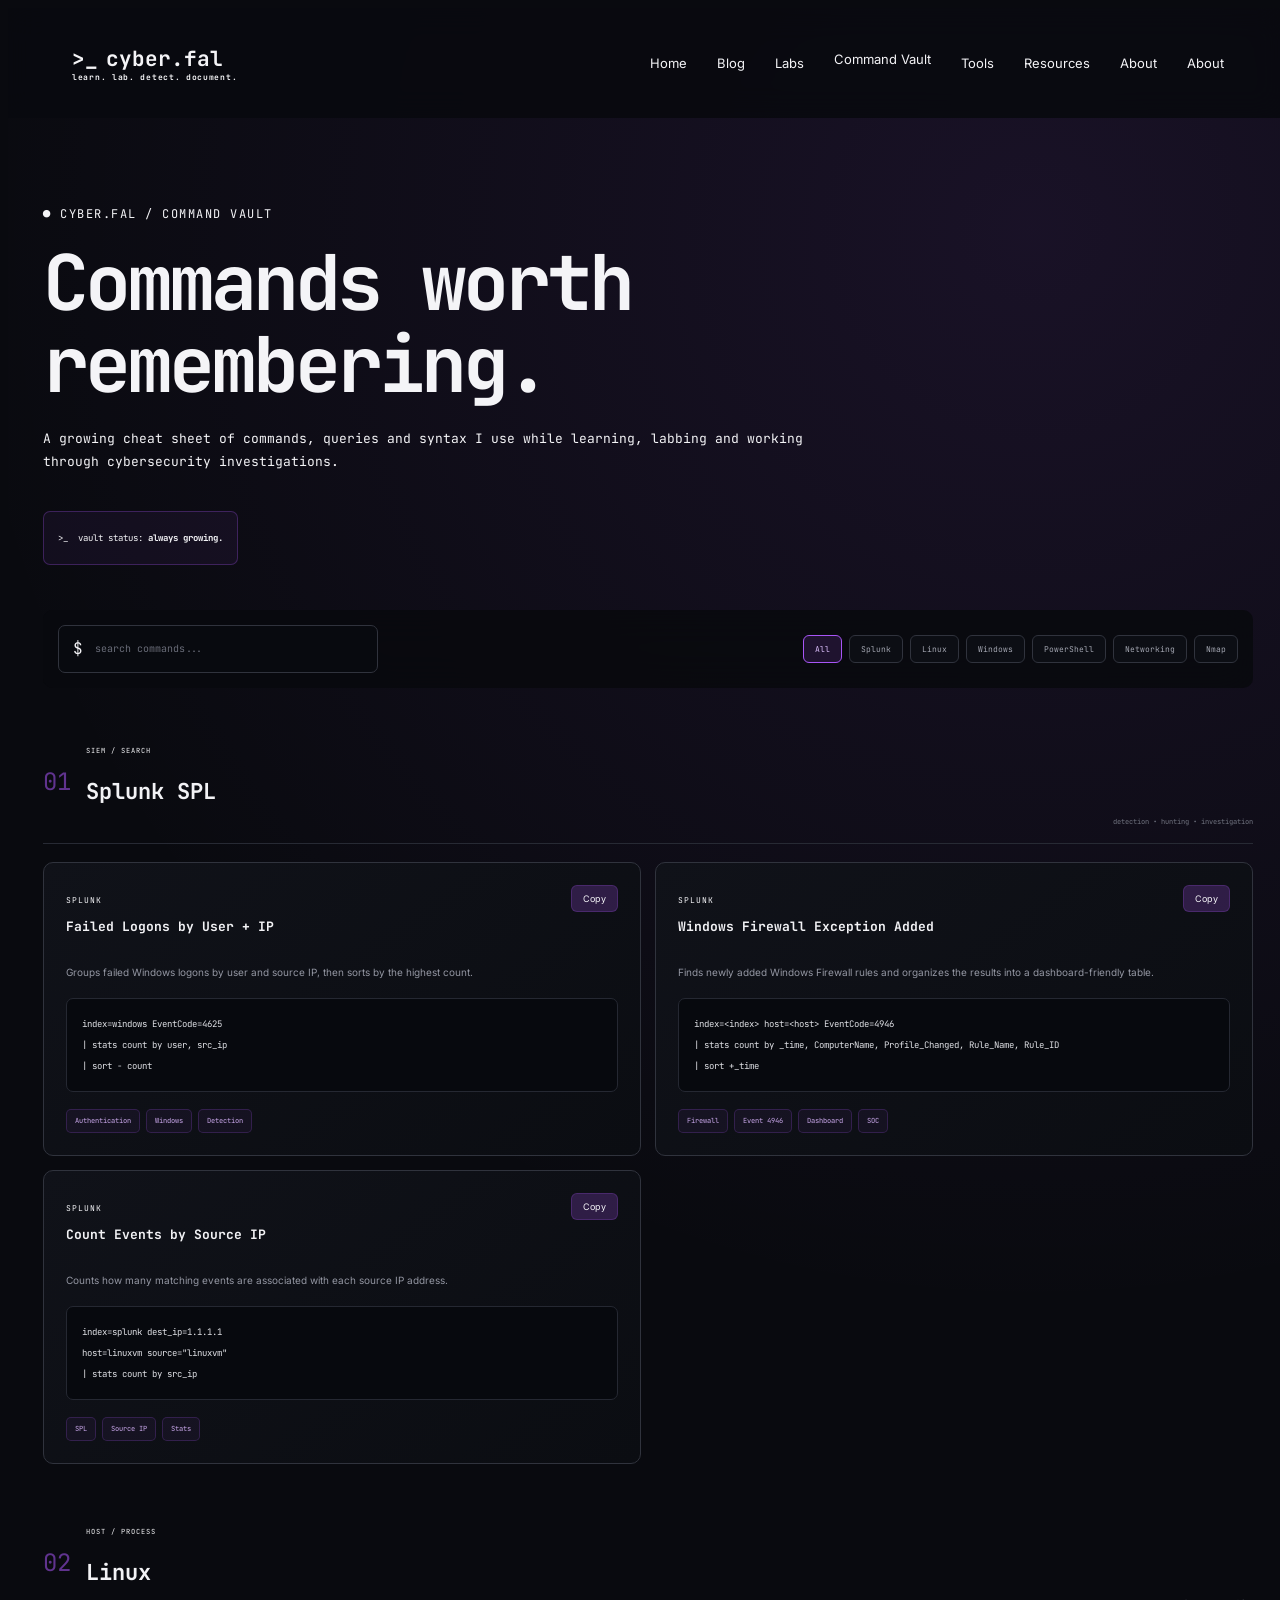
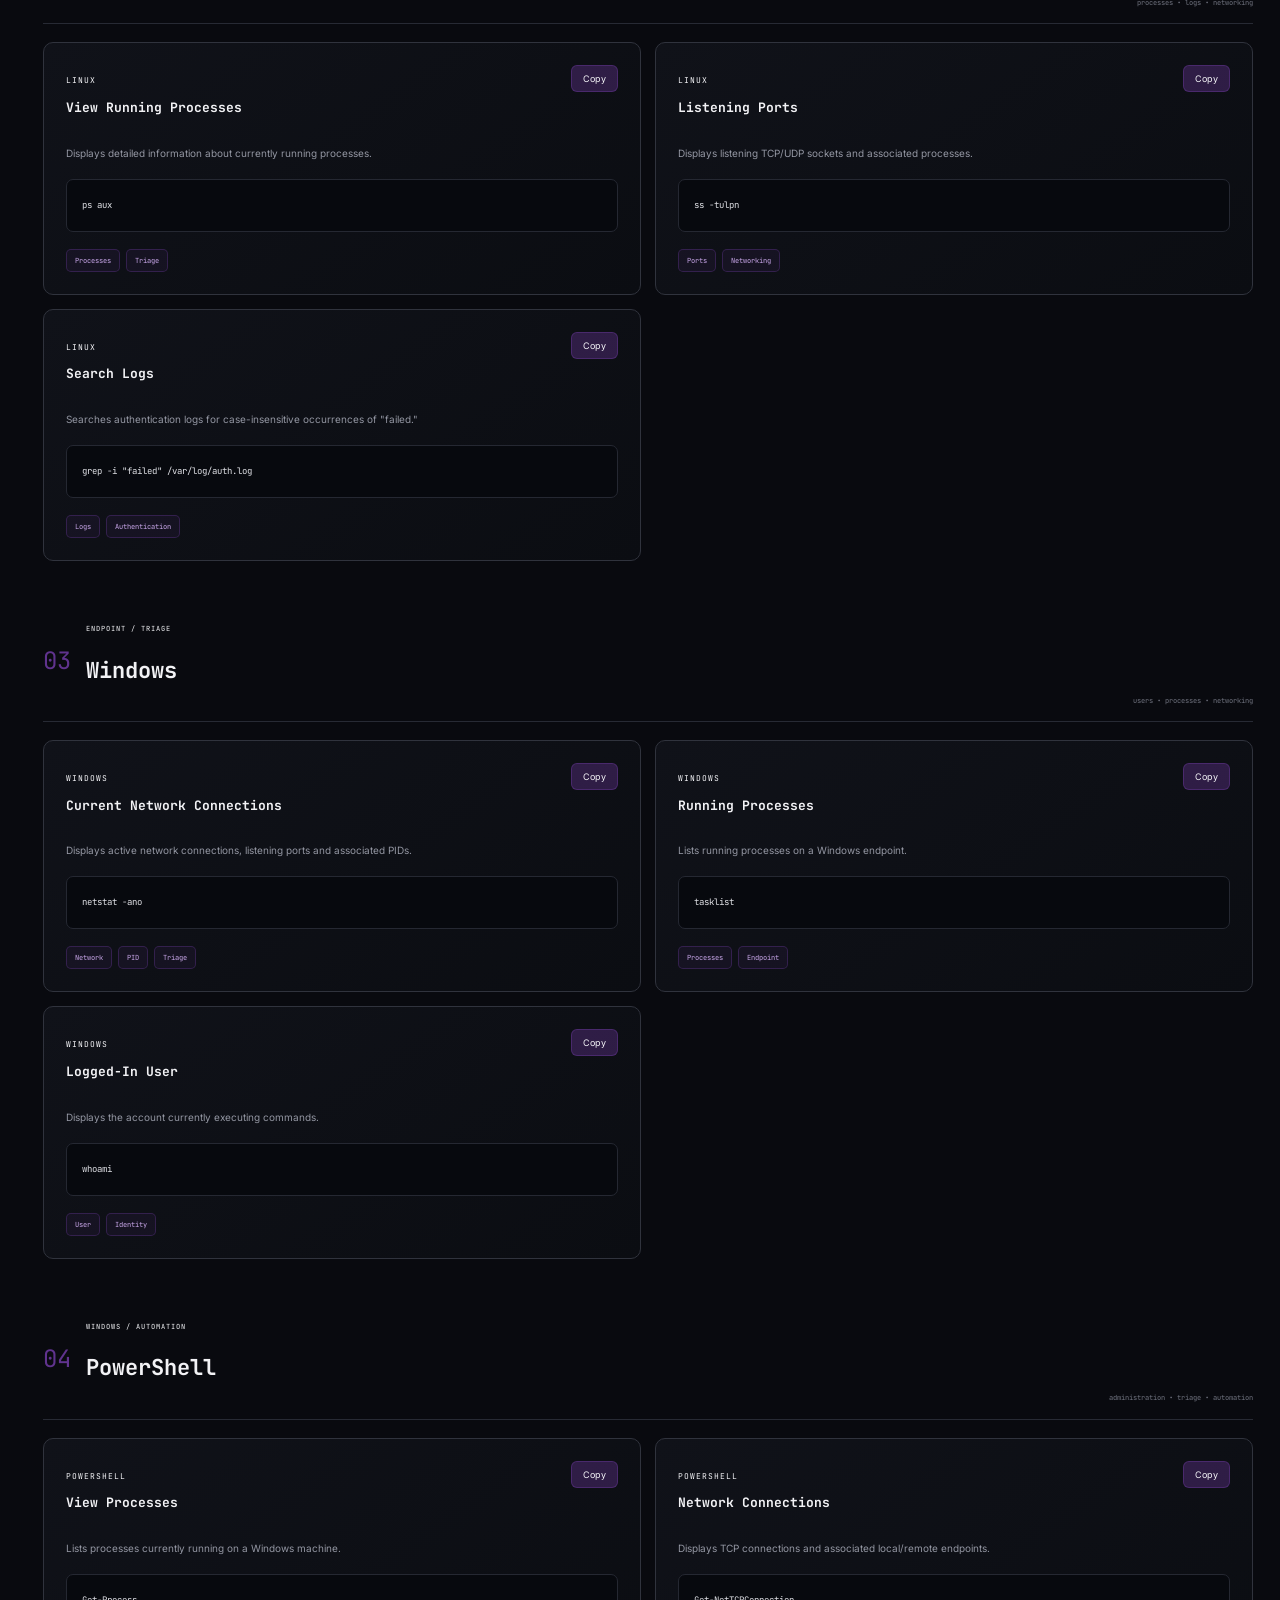
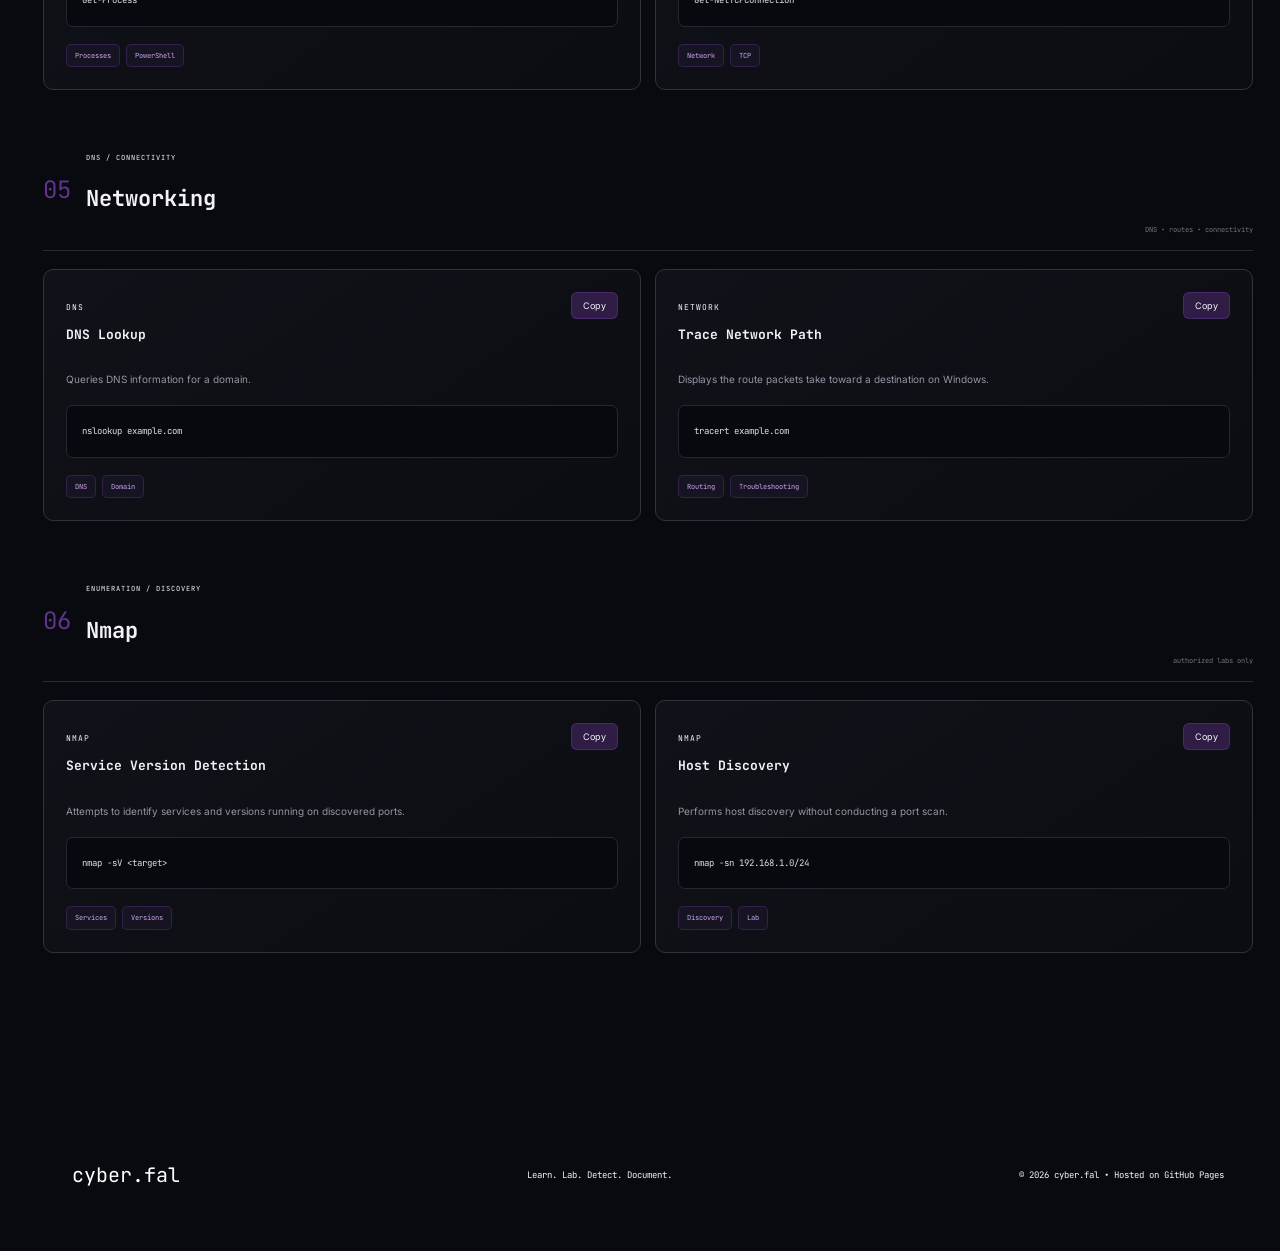
<file: command-vault.html>
<!DOCTYPE html>
<html lang="en">

<head>

    <meta charset="UTF-8">

    <meta
        name="viewport"
        content="width=device-width, initial-scale=1.0"
    >

    <title>Command Vault | cyber.fal</title>

    <meta
        name="description"
        content="cyber.fal Command Vault — useful Splunk, Linux, Windows, PowerShell, networking and security commands."
    >

    <link rel="preconnect"
          href="https://fonts.googleapis.com">

    <link rel="preconnect"
          href="https://fonts.gstatic.com"
          crossorigin>

    <link
        href="https://fonts.googleapis.com/css2?family=Inter:wght@400;500;600;700&family=JetBrains+Mono:wght@400;500;600;700&display=swap"
        rel="stylesheet"
    >

    <link rel="stylesheet" href="style.css">

</head>


<body>


<!-- ================= NAVIGATION ================= -->

<header class="navbar">

    <a href="index.html" class="logo">

        <span class="logo-symbol">
            &gt;_
        </span>

        cyber.<span>fal</span>

        <small>
            learn. lab. detect. document.
        </small>

    </a>


    <nav class="nav-links">

        <a href="index.html">
            Home
        </a>

        <a href="blog/">
            Blog
        </a>

        <a href="index.html#labs">
            Labs
        </a>

        <a
            href="command-vault.html"
            class="active"
        >
            Command Vault
        </a>

        <a href="tools.html">
            Tools
        </a>

        <a href="resources.html">
            Resources
        </a>

        <a href="about.html">About</a>
            About
        </a>


    </nav>

</header>



<!-- ================= COMMAND VAULT ================= -->

<main class="vault-page">


    <!-- HERO -->

    <section class="vault-hero">

        <p class="eyebrow">
            ● CYBER.FAL / COMMAND VAULT
        </p>


        <h1>
            Commands worth<br>

            <span>
                remembering.
            </span>
        </h1>


        <p>
            A growing cheat sheet of commands, queries and
            syntax I use while learning, labbing and working
            through cybersecurity investigations.
        </p>


        <div class="vault-status">

            <span>
                &gt;_
            </span>

            <p>
                vault status:
                <strong>always growing.</strong>
            </p>

        </div>

    </section>



    <!-- FILTERS -->

    <section class="vault-controls">

        <div class="vault-search">

            <span>
                $
            </span>

            <input
                type="text"
                id="commandSearch"
                placeholder="search commands..."
                aria-label="Search commands"
            >

        </div>


        <div class="vault-filters">

            <button
                type="button"
                class="vault-filter active"
                data-filter="all"
            >
                All
            </button>

            <button
                type="button"
                class="vault-filter"
                data-filter="splunk"
            >
                Splunk
            </button>

            <button
                type="button"
                class="vault-filter"
                data-filter="linux"
            >
                Linux
            </button>

            <button
                type="button"
                class="vault-filter"
                data-filter="windows"
            >
                Windows
            </button>

            <button
                type="button"
                class="vault-filter"
                data-filter="powershell"
            >
                PowerShell
            </button>

            <button
                type="button"
                class="vault-filter"
                data-filter="networking"
            >
                Networking
            </button>

            <button
                type="button"
                class="vault-filter"
                data-filter="nmap"
            >
                Nmap
            </button>

        </div>

    </section>



    <!-- ================= SPLUNK ================= -->

    <section class="vault-category">

        <div class="vault-category-heading">

            <div>

                <span>
                    01
                </span>

                <div>

                    <p>
                        SIEM / SEARCH
                    </p>

                    <h2>
                        Splunk SPL
                    </h2>

                </div>

            </div>

            <small>
                detection • hunting • investigation
            </small>

        </div>



        <div class="vault-grid">


            <!-- SPLUNK 1 -->

            <article
                class="vault-card"
                data-category="splunk"
            >

                <div class="vault-card-top">

                    <div>

                        <span class="command-category">
                            SPLUNK
                        </span>

                        <h3>
                            Failed Logons by User + IP
                        </h3>

                    </div>


                    <button
                        class="copy-button"
                        data-command="index=windows EventCode=4625 | stats count by user, src_ip | sort - count"
                    >
                        Copy
                    </button>

                </div>


                <p class="vault-description">
                    Groups failed Windows logons by user and
                    source IP, then sorts by the highest count.
                </p>


                <pre><code>index=windows EventCode=4625
| stats count by user, src_ip
| sort - count</code></pre>


                <div class="vault-tags">
                    <span>Authentication</span>
                    <span>Windows</span>
                    <span>Detection</span>
                </div>

            </article>



            <!-- SPLUNK 2 -->

<article
    class="vault-card"
    data-category="splunk"
>

    <div class="vault-card-top">

        <div>

            <span class="command-category">
                SPLUNK
            </span>

            <h3>
                Windows Firewall Exception Added
            </h3>

        </div>


        <button
            class="copy-button"
            data-command='index=&lt;index&gt; host=&lt;host&gt; EventCode=4946 | stats count by _time, ComputerName, Profile_Changed, Rule_Name, Rule_ID | sort +_time'
        >
            Copy
        </button>

    </div>


    <p class="vault-description">
        Finds newly added Windows Firewall rules and organizes
        the results into a dashboard-friendly table.
    </p>


    <pre><code>index=&lt;index&gt; host=&lt;host&gt; EventCode=4946
| stats count by _time, ComputerName, Profile_Changed, Rule_Name, Rule_ID
| sort +_time</code></pre>


    <div class="vault-tags">

        <span>Firewall</span>
        <span>Event 4946</span>
        <span>Dashboard</span>
        <span>SOC</span>

    </div>

</article>


            <!-- SPLUNK 3 -->

            <article
                class="vault-card"
                data-category="splunk"
            >

                <div class="vault-card-top">

                    <div>

                        <span class="command-category">
                            SPLUNK
                        </span>

                        <h3>
                            Count Events by Source IP
                        </h3>

                    </div>


                    <button
                        class="copy-button"
                        data-command='index=splunk dest_ip=1.1.1.1 host=linuxvm source="linuxvm" | stats count by src_ip'
                    >
                        Copy
                    </button>

                </div>


                <p class="vault-description">
                    Counts how many matching events are
                    associated with each source IP address.
                </p>


                <pre><code>index=splunk dest_ip=1.1.1.1
host=linuxvm source="linuxvm"
| stats count by src_ip</code></pre>


                <div class="vault-tags">
                    <span>SPL</span>
                    <span>Source IP</span>
                    <span>Stats</span>
                </div>

            </article>


        </div>

    </section>



    <!-- ================= LINUX ================= -->

    <section class="vault-category">

        <div class="vault-category-heading">

            <div>

                <span>
                    02
                </span>

                <div>

                    <p>
                        HOST / PROCESS
                    </p>

                    <h2>
                        Linux
                    </h2>

                </div>

            </div>

            <small>
                processes • logs • networking
            </small>

        </div>



        <div class="vault-grid">


            <article
                class="vault-card"
                data-category="linux"
            >

                <div class="vault-card-top">

                    <div>

                        <span class="command-category">
                            LINUX
                        </span>

                        <h3>
                            View Running Processes
                        </h3>

                    </div>

                    <button
                        class="copy-button"
                        data-command="ps aux"
                    >
                        Copy
                    </button>

                </div>


                <p class="vault-description">
                    Displays detailed information about
                    currently running processes.
                </p>


                <pre><code>ps aux</code></pre>


                <div class="vault-tags">
                    <span>Processes</span>
                    <span>Triage</span>
                </div>

            </article>



            <article
                class="vault-card"
                data-category="linux"
            >

                <div class="vault-card-top">

                    <div>

                        <span class="command-category">
                            LINUX
                        </span>

                        <h3>
                            Listening Ports
                        </h3>

                    </div>

                    <button
                        class="copy-button"
                        data-command="ss -tulpn"
                    >
                        Copy
                    </button>

                </div>


                <p class="vault-description">
                    Displays listening TCP/UDP sockets
                    and associated processes.
                </p>


                <pre><code>ss -tulpn</code></pre>


                <div class="vault-tags">
                    <span>Ports</span>
                    <span>Networking</span>
                </div>

            </article>



            <article
                class="vault-card"
                data-category="linux"
            >

                <div class="vault-card-top">

                    <div>

                        <span class="command-category">
                            LINUX
                        </span>

                        <h3>
                            Search Logs
                        </h3>

                    </div>

                    <button
                        class="copy-button"
                        data-command='grep -i "failed" /var/log/auth.log'
                    >
                        Copy
                    </button>

                </div>


                <p class="vault-description">
                    Searches authentication logs for
                    case-insensitive occurrences of "failed."
                </p>


                <pre><code>grep -i "failed" /var/log/auth.log</code></pre>


                <div class="vault-tags">
                    <span>Logs</span>
                    <span>Authentication</span>
                </div>

            </article>


        </div>

    </section>



    <!-- ================= WINDOWS ================= -->

    <section class="vault-category">

        <div class="vault-category-heading">

            <div>

                <span>
                    03
                </span>

                <div>

                    <p>
                        ENDPOINT / TRIAGE
                    </p>

                    <h2>
                        Windows
                    </h2>

                </div>

            </div>

            <small>
                users • processes • networking
            </small>

        </div>



        <div class="vault-grid">


            <article
                class="vault-card"
                data-category="windows"
            >

                <div class="vault-card-top">

                    <div>

                        <span class="command-category">
                            WINDOWS
                        </span>

                        <h3>
                            Current Network Connections
                        </h3>

                    </div>

                    <button
                        class="copy-button"
                        data-command="netstat -ano"
                    >
                        Copy
                    </button>

                </div>


                <p class="vault-description">
                    Displays active network connections,
                    listening ports and associated PIDs.
                </p>


                <pre><code>netstat -ano</code></pre>


                <div class="vault-tags">
                    <span>Network</span>
                    <span>PID</span>
                    <span>Triage</span>
                </div>

            </article>



            <article
                class="vault-card"
                data-category="windows"
            >

                <div class="vault-card-top">

                    <div>

                        <span class="command-category">
                            WINDOWS
                        </span>

                        <h3>
                            Running Processes
                        </h3>

                    </div>

                    <button
                        class="copy-button"
                        data-command="tasklist"
                    >
                        Copy
                    </button>

                </div>


                <p class="vault-description">
                    Lists running processes on a Windows
                    endpoint.
                </p>


                <pre><code>tasklist</code></pre>


                <div class="vault-tags">
                    <span>Processes</span>
                    <span>Endpoint</span>
                </div>

            </article>



            <article
                class="vault-card"
                data-category="windows"
            >

                <div class="vault-card-top">

                    <div>

                        <span class="command-category">
                            WINDOWS
                        </span>

                        <h3>
                            Logged-In User
                        </h3>

                    </div>

                    <button
                        class="copy-button"
                        data-command="whoami"
                    >
                        Copy
                    </button>

                </div>


                <p class="vault-description">
                    Displays the account currently executing
                    commands.
                </p>


                <pre><code>whoami</code></pre>


                <div class="vault-tags">
                    <span>User</span>
                    <span>Identity</span>
                </div>

            </article>


        </div>

    </section>



    <!-- ================= POWERSHELL ================= -->

    <section class="vault-category">

        <div class="vault-category-heading">

            <div>

                <span>
                    04
                </span>

                <div>

                    <p>
                        WINDOWS / AUTOMATION
                    </p>

                    <h2>
                        PowerShell
                    </h2>

                </div>

            </div>

            <small>
                administration • triage • automation
            </small>

        </div>



        <div class="vault-grid">


            <article
                class="vault-card"
                data-category="powershell"
            >

                <div class="vault-card-top">

                    <div>

                        <span class="command-category">
                            POWERSHELL
                        </span>

                        <h3>
                            View Processes
                        </h3>

                    </div>

                    <button
                        class="copy-button"
                        data-command="Get-Process"
                    >
                        Copy
                    </button>

                </div>


                <p class="vault-description">
                    Lists processes currently running on
                    a Windows machine.
                </p>


                <pre><code>Get-Process</code></pre>


                <div class="vault-tags">
                    <span>Processes</span>
                    <span>PowerShell</span>
                </div>

            </article>



            <article
                class="vault-card"
                data-category="powershell"
            >

                <div class="vault-card-top">

                    <div>

                        <span class="command-category">
                            POWERSHELL
                        </span>

                        <h3>
                            Network Connections
                        </h3>

                    </div>

                    <button
                        class="copy-button"
                        data-command="Get-NetTCPConnection"
                    >
                        Copy
                    </button>

                </div>


                <p class="vault-description">
                    Displays TCP connections and associated
                    local/remote endpoints.
                </p>


                <pre><code>Get-NetTCPConnection</code></pre>


                <div class="vault-tags">
                    <span>Network</span>
                    <span>TCP</span>
                </div>

            </article>


        </div>

    </section>



    <!-- ================= NETWORKING ================= -->

    <section class="vault-category">

        <div class="vault-category-heading">

            <div>

                <span>
                    05
                </span>

                <div>

                    <p>
                        DNS / CONNECTIVITY
                    </p>

                    <h2>
                        Networking
                    </h2>

                </div>

            </div>

            <small>
                DNS • routes • connectivity
            </small>

        </div>



        <div class="vault-grid">


            <article
                class="vault-card"
                data-category="networking"
            >

                <div class="vault-card-top">

                    <div>

                        <span class="command-category">
                            DNS
                        </span>

                        <h3>
                            DNS Lookup
                        </h3>

                    </div>

                    <button
                        class="copy-button"
                        data-command="nslookup example.com"
                    >
                        Copy
                    </button>

                </div>


                <p class="vault-description">
                    Queries DNS information for a domain.
                </p>


                <pre><code>nslookup example.com</code></pre>


                <div class="vault-tags">
                    <span>DNS</span>
                    <span>Domain</span>
                </div>

            </article>



            <article
                class="vault-card"
                data-category="networking"
            >

                <div class="vault-card-top">

                    <div>

                        <span class="command-category">
                            NETWORK
                        </span>

                        <h3>
                            Trace Network Path
                        </h3>

                    </div>

                    <button
                        class="copy-button"
                        data-command="tracert example.com"
                    >
                        Copy
                    </button>

                </div>


                <p class="vault-description">
                    Displays the route packets take toward
                    a destination on Windows.
                </p>


                <pre><code>tracert example.com</code></pre>


                <div class="vault-tags">
                    <span>Routing</span>
                    <span>Troubleshooting</span>
                </div>

            </article>


        </div>

    </section>



    <!-- ================= NMAP ================= -->

    <section class="vault-category">

        <div class="vault-category-heading">

            <div>

                <span>
                    06
                </span>

                <div>

                    <p>
                        ENUMERATION / DISCOVERY
                    </p>

                    <h2>
                        Nmap
                    </h2>

                </div>

            </div>

            <small>
                authorized labs only
            </small>

        </div>



        <div class="vault-grid">


            <article
                class="vault-card"
                data-category="nmap"
            >

                <div class="vault-card-top">

                    <div>

                        <span class="command-category">
                            NMAP
                        </span>

                        <h3>
                            Service Version Detection
                        </h3>

                    </div>

                    <button
                        class="copy-button"
                        data-command="nmap -sV &lt;target&gt;"
                    >
                        Copy
                    </button>

                </div>


                <p class="vault-description">
                    Attempts to identify services and
                    versions running on discovered ports.
                </p>


                <pre><code>nmap -sV &lt;target&gt;</code></pre>


                <div class="vault-tags">
                    <span>Services</span>
                    <span>Versions</span>
                </div>

            </article>



            <article
                class="vault-card"
                data-category="nmap"
            >

                <div class="vault-card-top">

                    <div>

                        <span class="command-category">
                            NMAP
                        </span>

                        <h3>
                            Host Discovery
                        </h3>

                    </div>

                    <button
                        class="copy-button"
                        data-command="nmap -sn 192.168.1.0/24"
                    >
                        Copy
                    </button>

                </div>


                <p class="vault-description">
                    Performs host discovery without
                    conducting a port scan.
                </p>


                <pre><code>nmap -sn 192.168.1.0/24</code></pre>


                <div class="vault-tags">
                    <span>Discovery</span>
                    <span>Lab</span>
                </div>

            </article>


        </div>

    </section>



    <!-- EMPTY SEARCH MESSAGE -->

    <div
        id="vaultEmpty"
        class="vault-empty"
        hidden
    >

        <span>
            &gt;_
        </span>

        <p>
            no matching command found.
        </p>

    </div>


</main>



<footer>

    <div class="footer-logo">
        cyber.<span>fal</span>
    </div>

    <p>
        Learn. Lab. Detect. Document.
    </p>

    <p>
        © 2026 cyber.fal • Hosted on GitHub Pages
    </p>

</footer>



<script src="script.js"></script>


<script>

/* =========================================================
   COMMAND VAULT FILTER + SEARCH
========================================================= */

const searchInput =
    document.getElementById("commandSearch");

const filterButtons =
    document.querySelectorAll(".vault-filter");

const commandCards =
    document.querySelectorAll(".vault-card");

const categories =
    document.querySelectorAll(".vault-category");

const emptyMessage =
    document.getElementById("vaultEmpty");

let activeFilter = "all";


function filterVault() {

    const searchTerm =
        searchInput.value
            .toLowerCase()
            .trim();

    let visibleCards = 0;


    commandCards.forEach((card) => {

        const category =
            card.dataset.category;

        const text =
            card.innerText.toLowerCase();


        const matchesCategory =
            activeFilter === "all" ||
            category === activeFilter;


        const matchesSearch =
            text.includes(searchTerm);


        const shouldShow =
            matchesCategory &&
            matchesSearch;


        card.style.display =
            shouldShow
                ? ""
                : "none";


        if (shouldShow) {
            visibleCards++;
        }

    });


    categories.forEach((section) => {

        const visible =
            [...section.querySelectorAll(".vault-card")]
                .some(
                    card =>
                        card.style.display !== "none"
                );


        section.style.display =
            visible
                ? ""
                : "none";

    });


    emptyMessage.hidden =
        visibleCards !== 0;

}


searchInput.addEventListener(
    "input",
    filterVault
);


filterButtons.forEach((button) => {

    button.addEventListener(
        "click",
        () => {

            filterButtons.forEach(
                btn =>
                    btn.classList.remove("active")
            );


            button.classList.add("active");


            activeFilter =
                button.dataset.filter;


            filterVault();

        }
    );

});

</script>


</body>
</html>
</file>
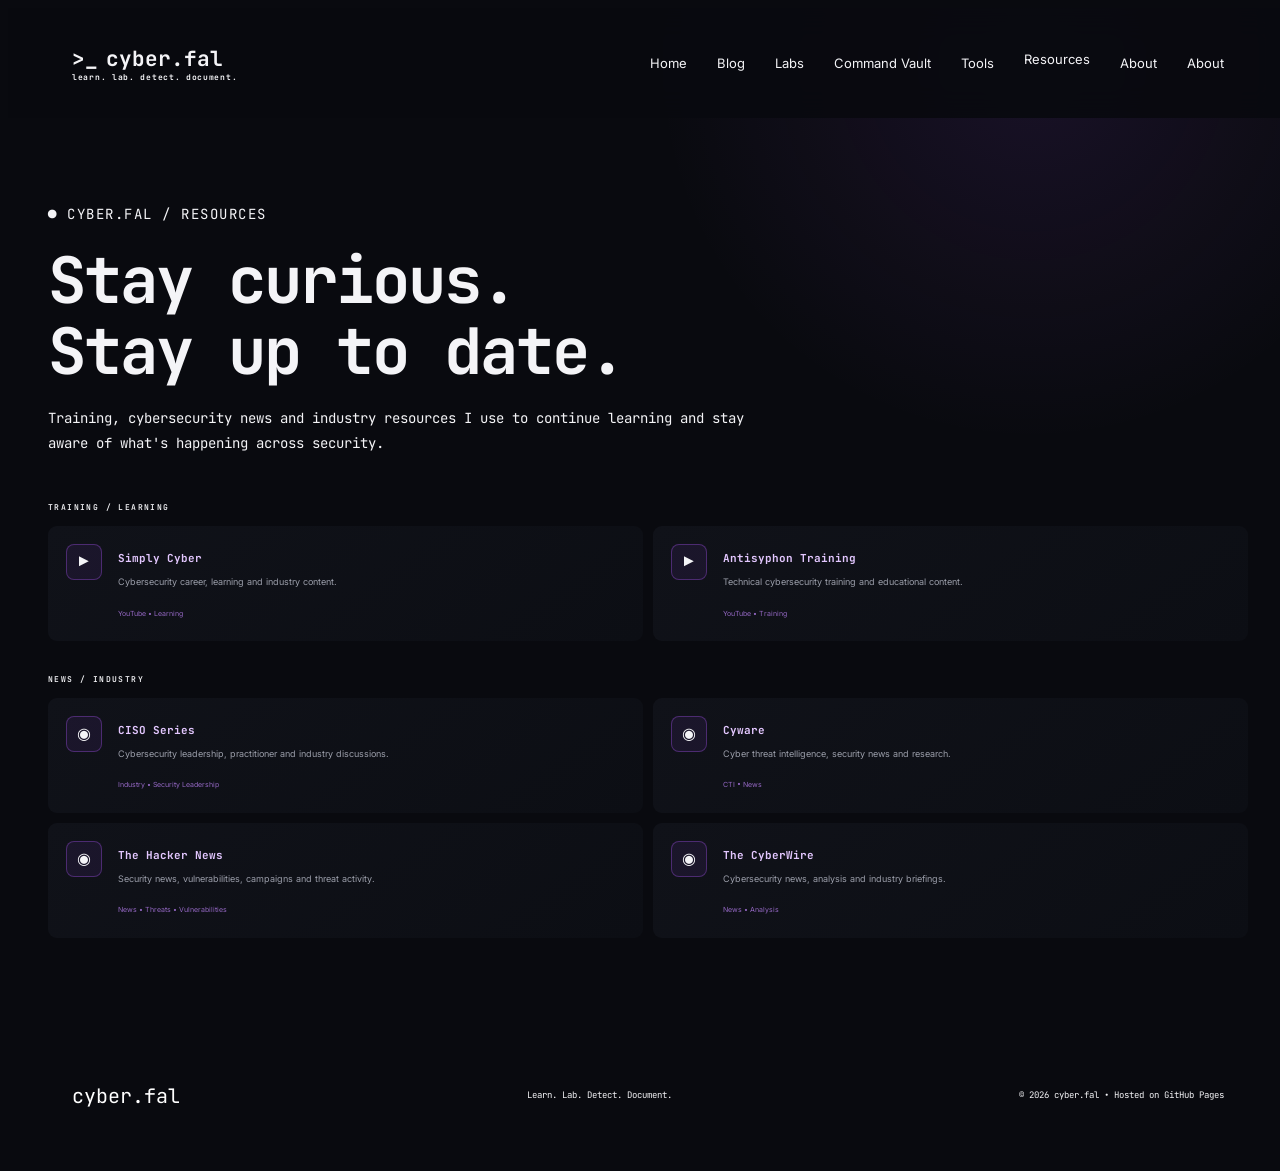
<file: resources.html>
<!DOCTYPE html>
<html lang="en">

<head>

    <meta charset="UTF-8">

    <meta
        name="viewport"
        content="width=device-width, initial-scale=1.0"
    >

    <title>
        Stay Up to Date | cyber.fal
    </title>

    <link rel="preconnect"
          href="https://fonts.googleapis.com">

    <link rel="preconnect"
          href="https://fonts.gstatic.com"
          crossorigin>

    <link
        href="https://fonts.googleapis.com/css2?family=Inter:wght@400;500;600;700&family=JetBrains+Mono:wght@400;500;600;700&display=swap"
        rel="stylesheet"
    >

    <link rel="stylesheet" href="style.css">

</head>


<body>


<header class="navbar">

    <a href="index.html" class="logo">

        <span class="logo-symbol">&gt;_</span>

        cyber.<span>fal</span>

        <small>
            learn. lab. detect. document.
        </small>

    </a>


    <nav class="nav-links">

        <a href="index.html">Home</a>

        <a href="blog/index.html">Blog</a>

        <a href="index.html#labs">Labs</a>

        <a href="command-vault.html">
            Command Vault
        </a>

        <a href="tools.html">
            Tools
        </a>

        <a
            href="resources.html"
            class="active"
        >
            Resources
        </a>

        <a href="about.html">About</a>
            About
        </a

    </nav>

</header>



<main class="blog-page">


    <section class="blog-hero">

        <p class="eyebrow">
            ● CYBER.FAL / RESOURCES
        </p>

        <h1>
            Stay curious.<br>

            <span>
                Stay up to date.
            </span>
        </h1>

        <p>
            Training, cybersecurity news and industry
            resources I use to continue learning and stay
            aware of what's happening across security.
        </p>

    </section>



    <!-- LEARNING -->

    <section class="tool-category">

        <p class="tool-category-label">
            TRAINING / LEARNING
        </p>


        <div class="resource-grid">


            <a
                href="https://www.youtube.com/@simplycyber"
                target="_blank"
                rel="noopener noreferrer"
                class="resource-card"
            >

                <div class="resource-card-icon">
                    ▶
                </div>

                <div>

                    <strong>
                        Simply Cyber
                    </strong>

                    <p>
                        Cybersecurity career,
                        learning and industry content.
                    </p>

                    <small>
                        YouTube • Learning
                    </small>

                </div>

            </a>



            <a
                href="https://www.youtube.com/@AntisyphonTraining"
                target="_blank"
                rel="noopener noreferrer"
                class="resource-card"
            >

                <div class="resource-card-icon">
                    ▶
                </div>

                <div>

                    <strong>
                        Antisyphon Training
                    </strong>

                    <p>
                        Technical cybersecurity
                        training and educational content.
                    </p>

                    <small>
                        YouTube • Training
                    </small>

                </div>

            </a>


        </div>

    </section>



    <!-- NEWS -->

    <section class="tool-category">

        <p class="tool-category-label">
            NEWS / INDUSTRY
        </p>


        <div class="resource-grid">


            <a
                href="https://cisoseries.com/"
                target="_blank"
                rel="noopener noreferrer"
                class="resource-card"
            >

                <div class="resource-card-icon">
                    ◉
                </div>

                <div>

                    <strong>
                        CISO Series
                    </strong>

                    <p>
                        Cybersecurity leadership,
                        practitioner and industry discussions.
                    </p>

                    <small>
                        Industry • Security Leadership
                    </small>

                </div>

            </a>



            <a
                href="https://www.cyware.com/blog"
                target="_blank"
                rel="noopener noreferrer"
                class="resource-card"
            >

                <div class="resource-card-icon">
                    ◉
                </div>

                <div>

                    <strong>
                        Cyware
                    </strong>

                    <p>
                        Cyber threat intelligence,
                        security news and research.
                    </p>

                    <small>
                        CTI • News
                    </small>

                </div>

            </a>



            <a
                href="https://thehackernews.com/"
                target="_blank"
                rel="noopener noreferrer"
                class="resource-card"
            >

                <div class="resource-card-icon">
                    ◉
                </div>

                <div>

                    <strong>
                        The Hacker News
                    </strong>

                    <p>
                        Security news, vulnerabilities,
                        campaigns and threat activity.
                    </p>

                    <small>
                        News • Threats • Vulnerabilities
                    </small>

                </div>

            </a>



            <a
                href="https://thecyberwire.com/"
                target="_blank"
                rel="noopener noreferrer"
                class="resource-card"
            >

                <div class="resource-card-icon">
                    ◉
                </div>

                <div>

                    <strong>
                        The CyberWire
                    </strong>

                    <p>
                        Cybersecurity news,
                        analysis and industry briefings.
                    </p>

                    <small>
                        News • Analysis
                    </small>

                </div>

            </a>


        </div>

    </section>


</main>



<footer>

    <div class="footer-logo">
        cyber.<span>fal</span>
    </div>

    <p>
        Learn. Lab. Detect. Document.
    </p>

    <p>
        © 2026 cyber.fal • Hosted on GitHub Pages
    </p>

</footer>


</body>
</html>
</file>
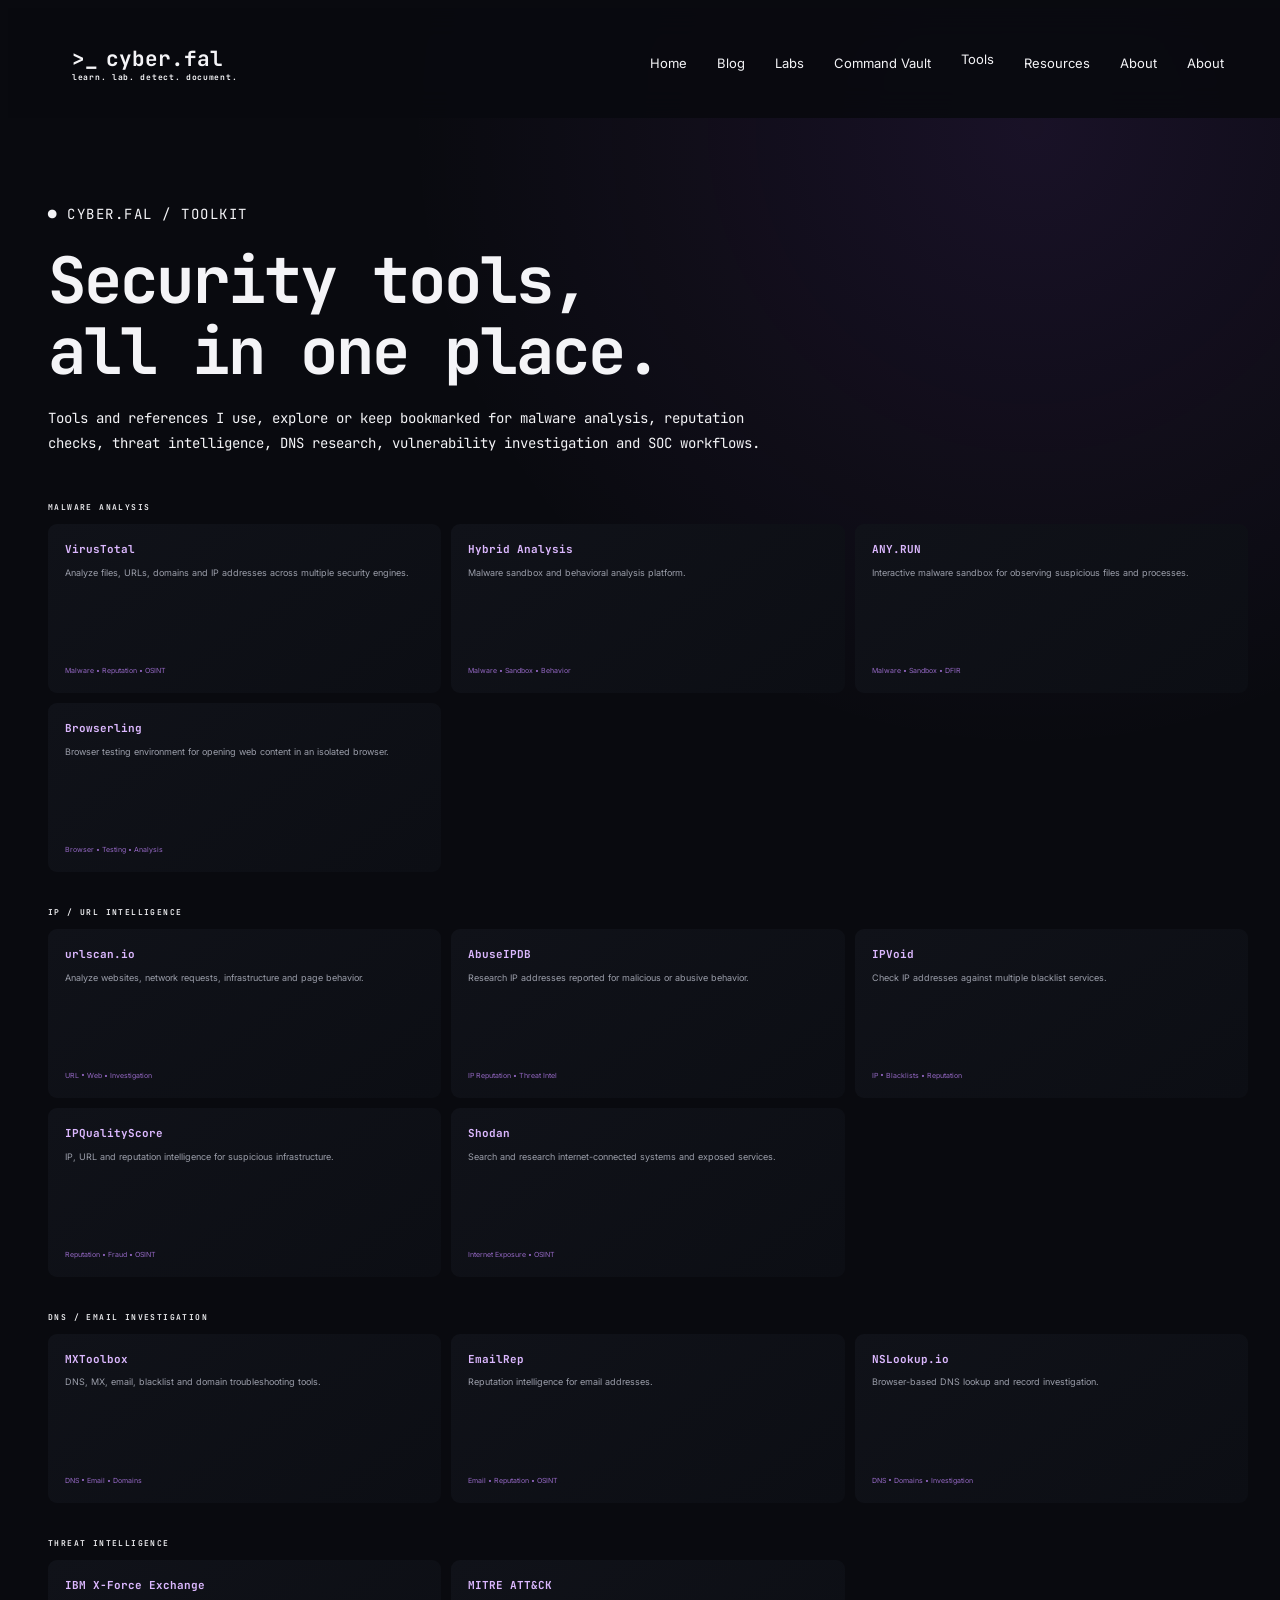
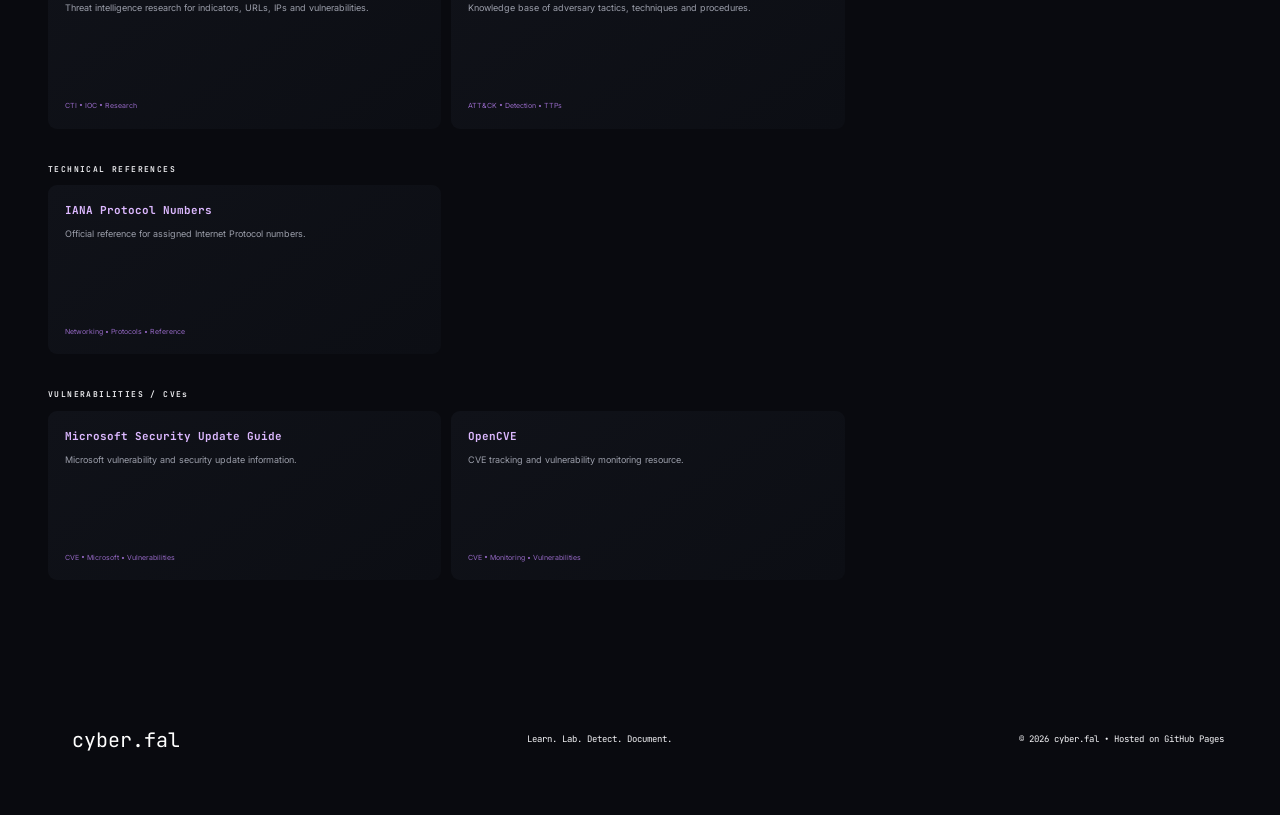
<file: tools.html>
<!DOCTYPE html>
<html lang="en">

<head>

    <meta charset="UTF-8">

    <meta
        name="viewport"
        content="width=device-width, initial-scale=1.0"
    >

    <title>
        Security Tools | cyber.fal
    </title>

    <meta
        name="description"
        content="Cybersecurity tools and references bookmarked by cyber.fal for malware analysis, OSINT, threat intelligence, DNS, email analysis and vulnerability research."
    >

    <link rel="preconnect"
          href="https://fonts.googleapis.com">

    <link rel="preconnect"
          href="https://fonts.gstatic.com"
          crossorigin>

    <link
        href="https://fonts.googleapis.com/css2?family=Inter:wght@400;500;600;700&family=JetBrains+Mono:wght@400;500;600;700&display=swap"
        rel="stylesheet"
    >

    <link rel="stylesheet" href="style.css">

</head>


<body>


<header class="navbar">

    <a href="index.html" class="logo">

        <span class="logo-symbol">
            &gt;_
        </span>

        cyber.<span>fal</span>

        <small>
            learn. lab. detect. document.
        </small>

    </a>


    <nav class="nav-links">

        <a href="index.html">
            Home
        </a>

        <a href="blog/index.html">
            Blog
        </a>

        <a href="index.html#labs">
            Labs
        </a>

        <a href="command-vault.html">
            Command Vault
        </a>

        <a href="tools.html" class="active">
            Tools
        </a>

        <a href="resources.html">
            Resources
        </a>

        <a href="about.html">About</a>
            About
        </a>

    </nav>

</header>



<main
    id="tools"
    class="blog-page"
>


    <!-- PAGE INTRO -->

    <section class="blog-hero">

        <p class="eyebrow">
            ● CYBER.FAL / TOOLKIT
        </p>

        <h1>
            Security tools,<br>

            <span>
                all in one place.
            </span>
        </h1>

        <p>
            Tools and references I use, explore or keep
            bookmarked for malware analysis, reputation
            checks, threat intelligence, DNS research,
            vulnerability investigation and SOC workflows.
        </p>

    </section>



    <!-- MALWARE ANALYSIS -->

    <section class="tool-category">

        <p class="tool-category-label">
            MALWARE ANALYSIS
        </p>


        <div class="tool-grid">


            <a
                href="https://www.virustotal.com/"
                target="_blank"
                rel="noopener noreferrer"
                class="tool-card"
            >

                <strong>
                    VirusTotal
                </strong>

                <span>
                    Analyze files, URLs, domains and IP
                    addresses across multiple security engines.
                </span>

                <small>
                    Malware • Reputation • OSINT
                </small>

            </a>


            <a
                href="https://www.hybrid-analysis.com/"
                target="_blank"
                rel="noopener noreferrer"
                class="tool-card"
            >

                <strong>
                    Hybrid Analysis
                </strong>

                <span>
                    Malware sandbox and behavioral
                    analysis platform.
                </span>

                <small>
                    Malware • Sandbox • Behavior
                </small>

            </a>


            <a
                href="https://any.run/"
                target="_blank"
                rel="noopener noreferrer"
                class="tool-card"
            >

                <strong>
                    ANY.RUN
                </strong>

                <span>
                    Interactive malware sandbox for
                    observing suspicious files and processes.
                </span>

                <small>
                    Malware • Sandbox • DFIR
                </small>

            </a>


            <a
                href="https://www.browserling.com/"
                target="_blank"
                rel="noopener noreferrer"
                class="tool-card"
            >

                <strong>
                    Browserling
                </strong>

                <span>
                    Browser testing environment for
                    opening web content in an isolated browser.
                </span>

                <small>
                    Browser • Testing • Analysis
                </small>

            </a>


        </div>

    </section>



    <!-- IP URL -->

    <section class="tool-category">

        <p class="tool-category-label">
            IP / URL INTELLIGENCE
        </p>


        <div class="tool-grid">


            <a
                href="https://urlscan.io/"
                target="_blank"
                rel="noopener noreferrer"
                class="tool-card"
            >

                <strong>
                    urlscan.io
                </strong>

                <span>
                    Analyze websites, network requests,
                    infrastructure and page behavior.
                </span>

                <small>
                    URL • Web • Investigation
                </small>

            </a>


            <a
                href="https://www.abuseipdb.com/"
                target="_blank"
                rel="noopener noreferrer"
                class="tool-card"
            >

                <strong>
                    AbuseIPDB
                </strong>

                <span>
                    Research IP addresses reported
                    for malicious or abusive behavior.
                </span>

                <small>
                    IP Reputation • Threat Intel
                </small>

            </a>


            <a
                href="https://www.ipvoid.com/ip-blacklist-check/"
                target="_blank"
                rel="noopener noreferrer"
                class="tool-card"
            >

                <strong>
                    IPVoid
                </strong>

                <span>
                    Check IP addresses against
                    multiple blacklist services.
                </span>

                <small>
                    IP • Blacklists • Reputation
                </small>

            </a>


            <a
                href="https://www.ipqualityscore.com/"
                target="_blank"
                rel="noopener noreferrer"
                class="tool-card"
            >

                <strong>
                    IPQualityScore
                </strong>

                <span>
                    IP, URL and reputation intelligence
                    for suspicious infrastructure.
                </span>

                <small>
                    Reputation • Fraud • OSINT
                </small>

            </a>


            <a
                href="https://www.shodan.io/"
                target="_blank"
                rel="noopener noreferrer"
                class="tool-card"
            >

                <strong>
                    Shodan
                </strong>

                <span>
                    Search and research internet-connected
                    systems and exposed services.
                </span>

                <small>
                    Internet Exposure • OSINT
                </small>

            </a>


        </div>

    </section>



    <!-- DNS EMAIL -->

    <section class="tool-category">

        <p class="tool-category-label">
            DNS / EMAIL INVESTIGATION
        </p>


        <div class="tool-grid">


            <a
                href="https://mxtoolbox.com/"
                target="_blank"
                rel="noopener noreferrer"
                class="tool-card"
            >

                <strong>
                    MXToolbox
                </strong>

                <span>
                    DNS, MX, email, blacklist and
                    domain troubleshooting tools.
                </span>

                <small>
                    DNS • Email • Domains
                </small>

            </a>


            <a
                href="https://emailrep.io/"
                target="_blank"
                rel="noopener noreferrer"
                class="tool-card"
            >

                <strong>
                    EmailRep
                </strong>

                <span>
                    Reputation intelligence for
                    email addresses.
                </span>

                <small>
                    Email • Reputation • OSINT
                </small>

            </a>


            <a
                href="https://www.nslookup.io/"
                target="_blank"
                rel="noopener noreferrer"
                class="tool-card"
            >

                <strong>
                    NSLookup.io
                </strong>

                <span>
                    Browser-based DNS lookup and
                    record investigation.
                </span>

                <small>
                    DNS • Domains • Investigation
                </small>

            </a>


        </div>

    </section>



    <!-- THREAT INTELLIGENCE -->

    <section class="tool-category">

        <p class="tool-category-label">
            THREAT INTELLIGENCE
        </p>


        <div class="tool-grid">


            <a
                href="https://exchange.xforce.ibmcloud.com/"
                target="_blank"
                rel="noopener noreferrer"
                class="tool-card"
            >

                <strong>
                    IBM X-Force Exchange
                </strong>

                <span>
                    Threat intelligence research for
                    indicators, URLs, IPs and vulnerabilities.
                </span>

                <small>
                    CTI • IOC • Research
                </small>

            </a>


            <a
                href="https://attack.mitre.org/"
                target="_blank"
                rel="noopener noreferrer"
                class="tool-card"
            >

                <strong>
                    MITRE ATT&CK
                </strong>

                <span>
                    Knowledge base of adversary tactics,
                    techniques and procedures.
                </span>

                <small>
                    ATT&CK • Detection • TTPs
                </small>

            </a>


        </div>

    </section>



    <!-- TECH REFERENCES -->

    <section class="tool-category">

        <p class="tool-category-label">
            TECHNICAL REFERENCES
        </p>


        <div class="tool-grid">


            <a
                href="https://www.iana.org/assignments/protocol-numbers/protocol-numbers.xhtml"
                target="_blank"
                rel="noopener noreferrer"
                class="tool-card"
            >

                <strong>
                    IANA Protocol Numbers
                </strong>

                <span>
                    Official reference for assigned
                    Internet Protocol numbers.
                </span>

                <small>
                    Networking • Protocols • Reference
                </small>

            </a>


        </div>

    </section>



    <!-- CVE -->

    <section class="tool-category">

        <p class="tool-category-label">
            VULNERABILITIES / CVEs
        </p>


        <div class="tool-grid">


            <a
                href="https://msrc.microsoft.com/update-guide/vulnerability"
                target="_blank"
                rel="noopener noreferrer"
                class="tool-card"
            >

                <strong>
                    Microsoft Security Update Guide
                </strong>

                <span>
                    Microsoft vulnerability and
                    security update information.
                </span>

                <small>
                    CVE • Microsoft • Vulnerabilities
                </small>

            </a>


            <a
                href="https://app.opencve.io/cve/"
                target="_blank"
                rel="noopener noreferrer"
                class="tool-card"
            >

                <strong>
                    OpenCVE
                </strong>

                <span>
                    CVE tracking and vulnerability
                    monitoring resource.
                </span>

                <small>
                    CVE • Monitoring • Vulnerabilities
                </small>

            </a>


        </div>

    </section>


</main>



<footer>

    <div class="footer-logo">
        cyber.<span>fal</span>
    </div>

    <p>
        Learn. Lab. Detect. Document.
    </p>

    <p>
        © 2026 cyber.fal • Hosted on GitHub Pages
    </p>

</footer>


</body>
</html>
</file>
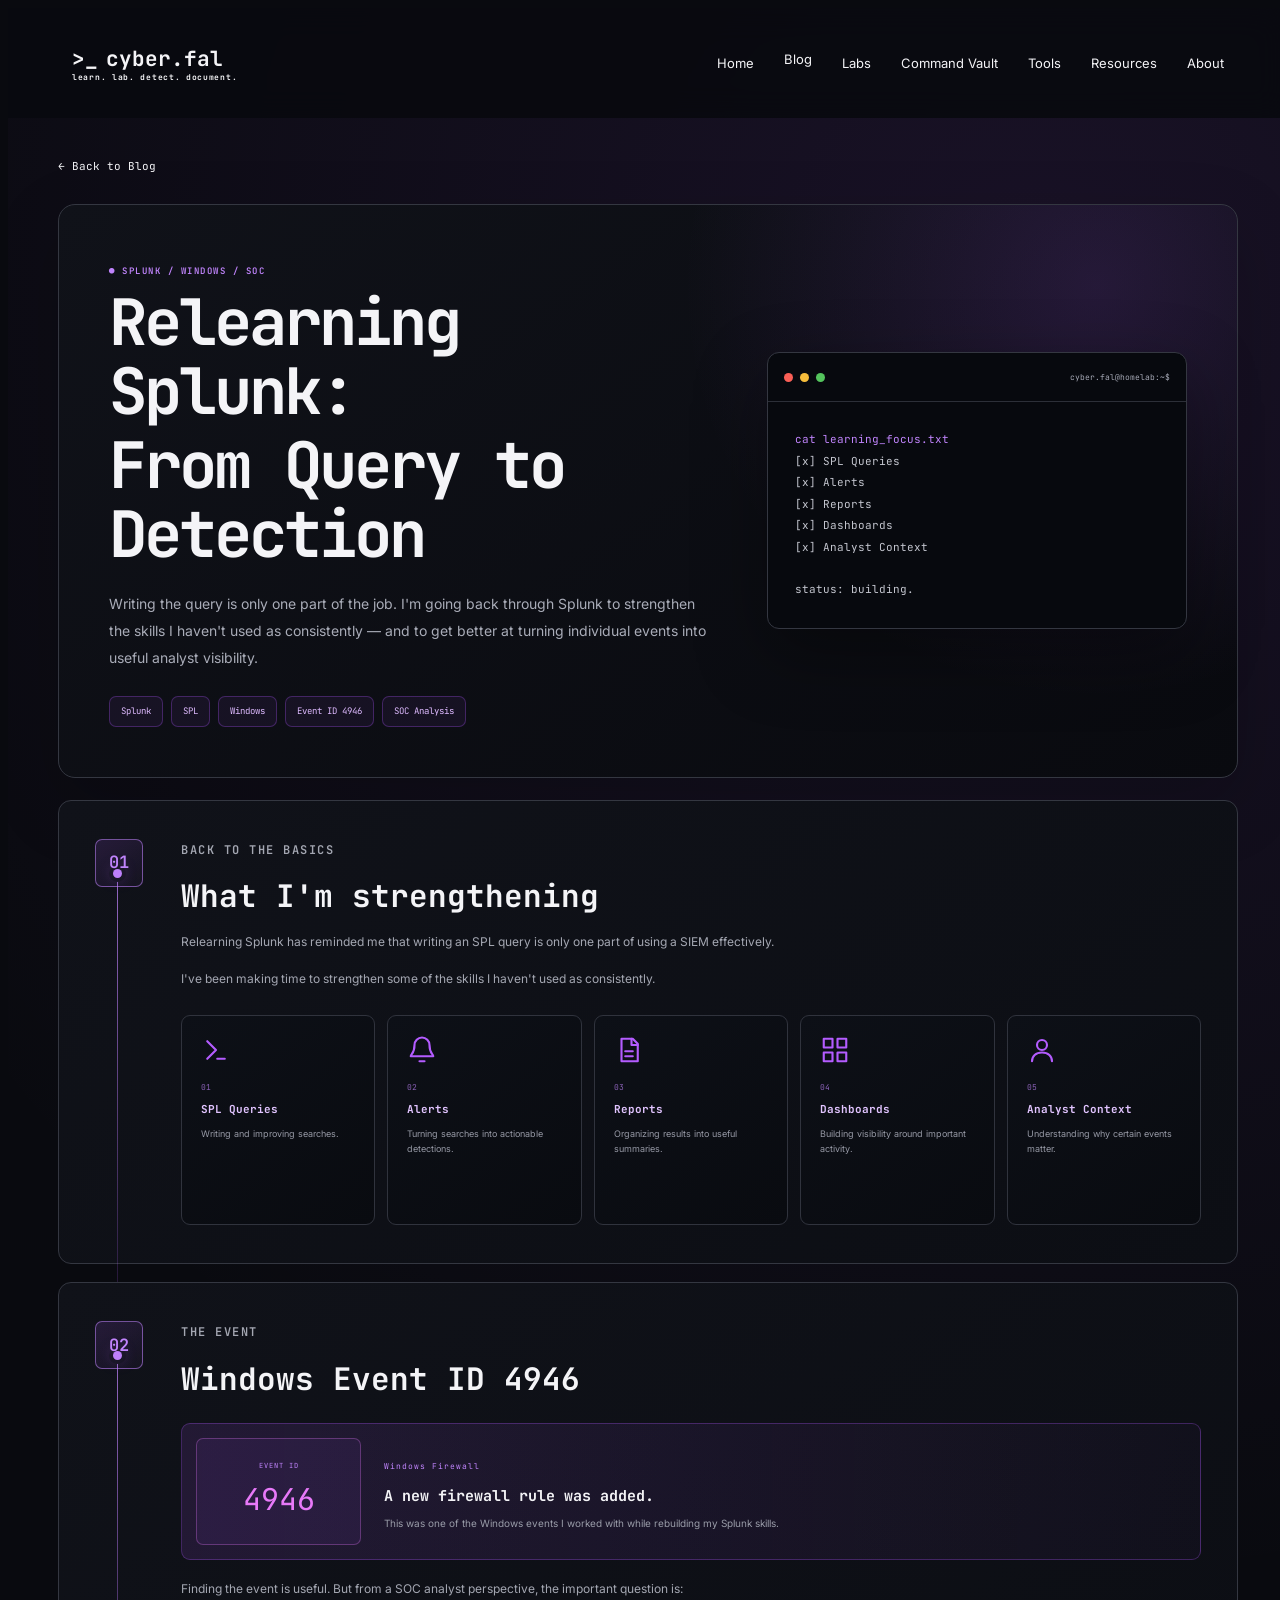
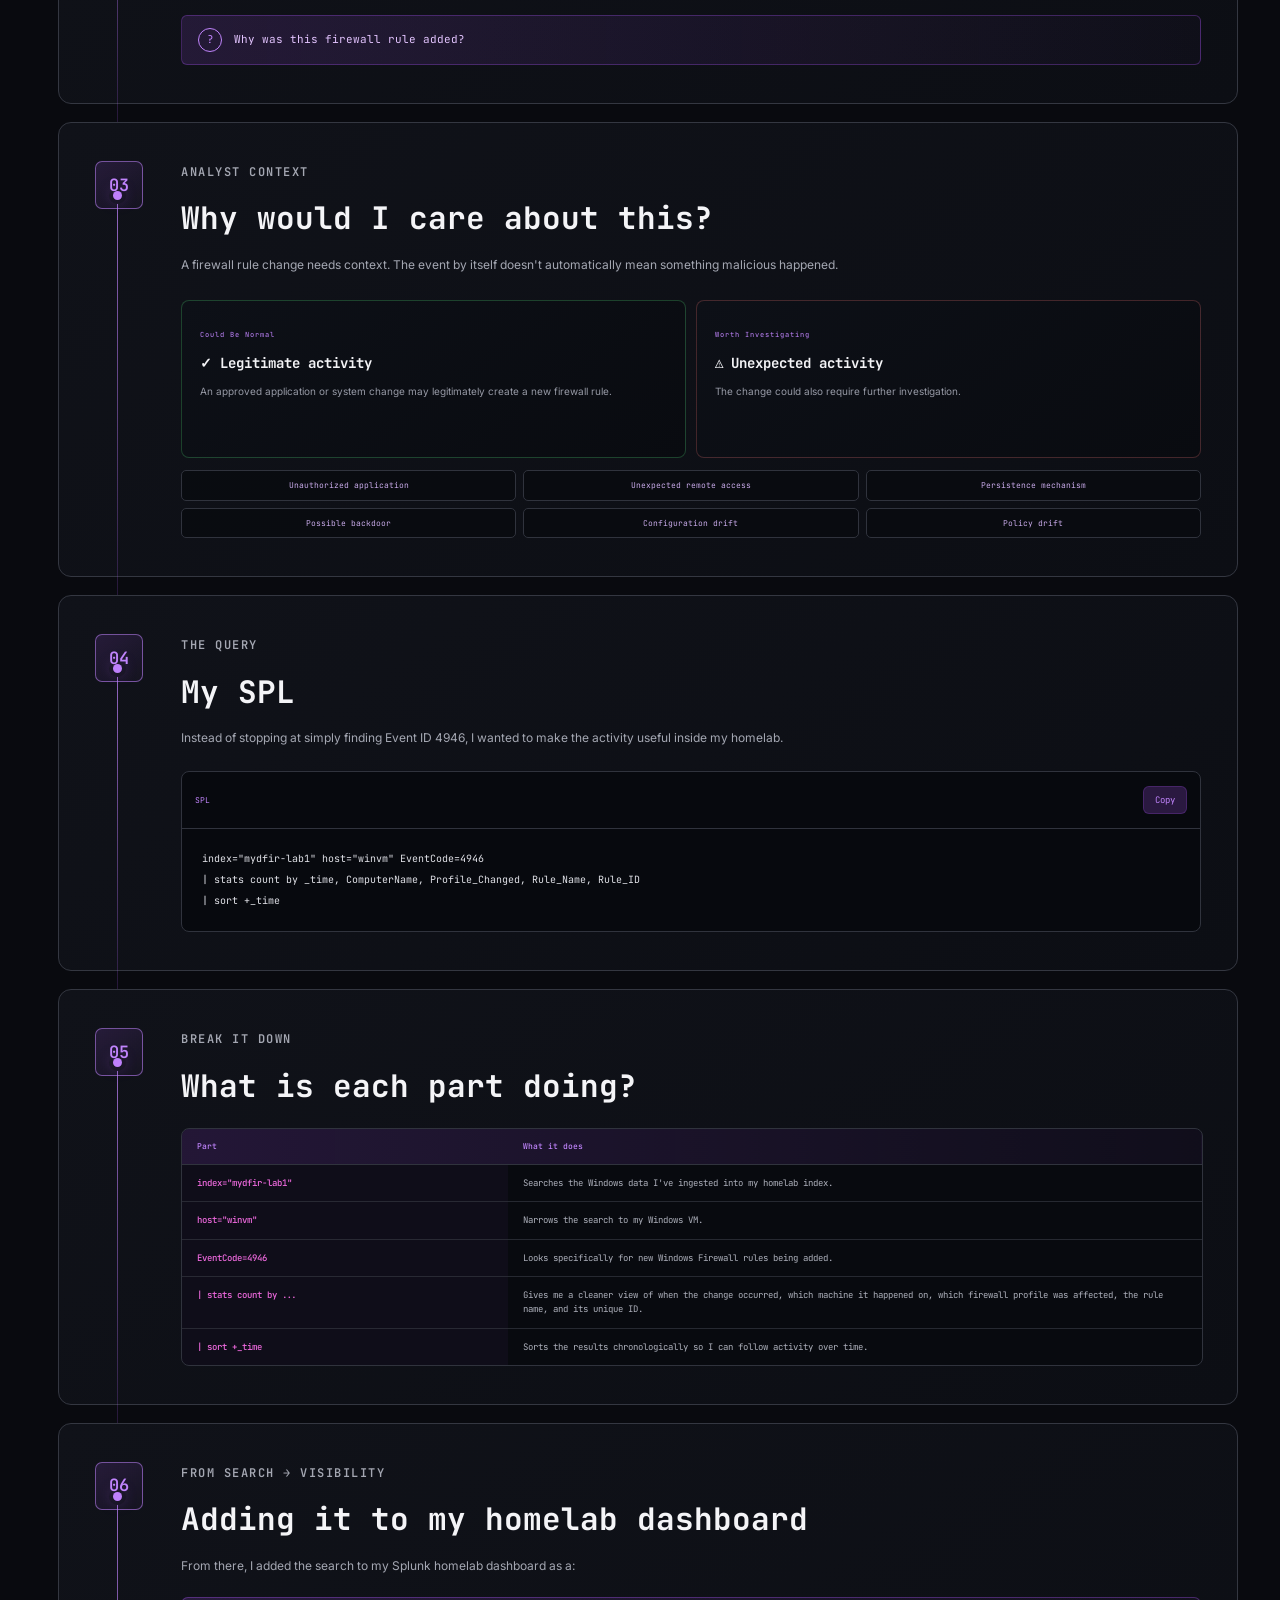
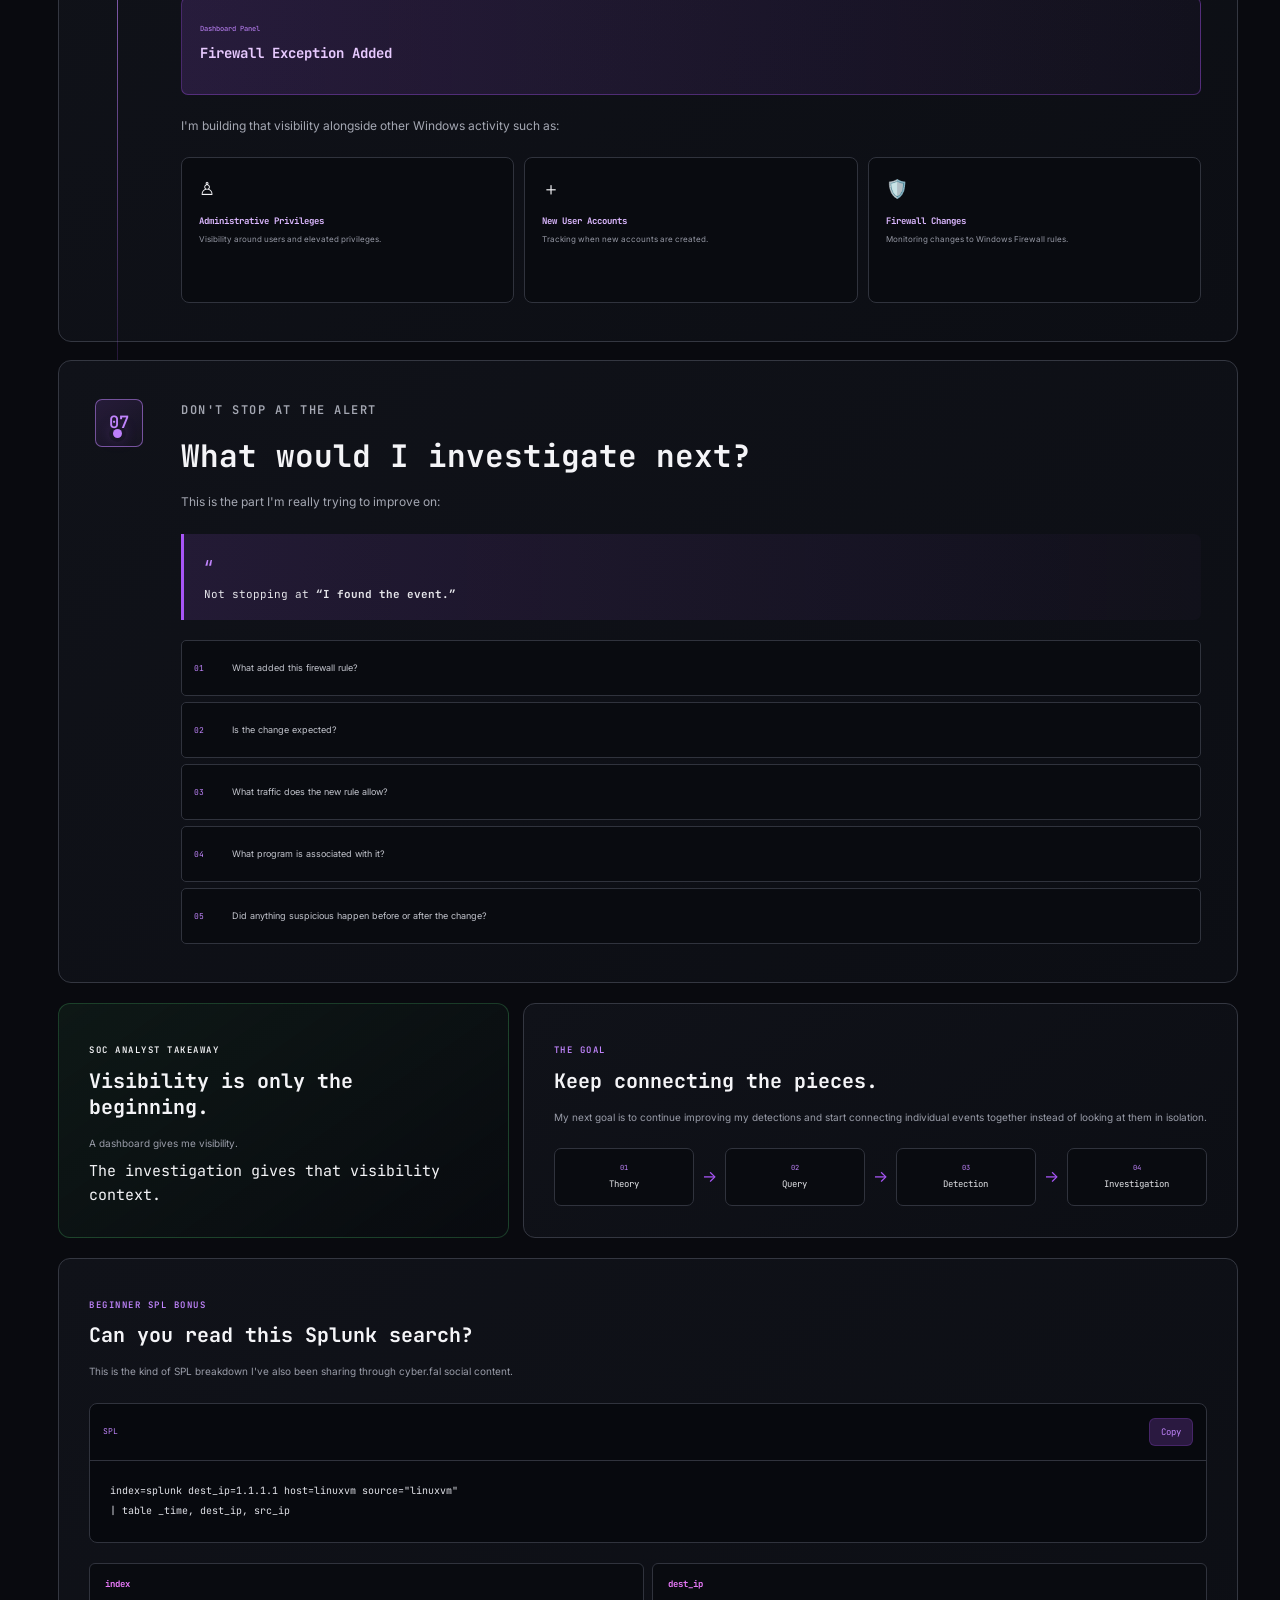
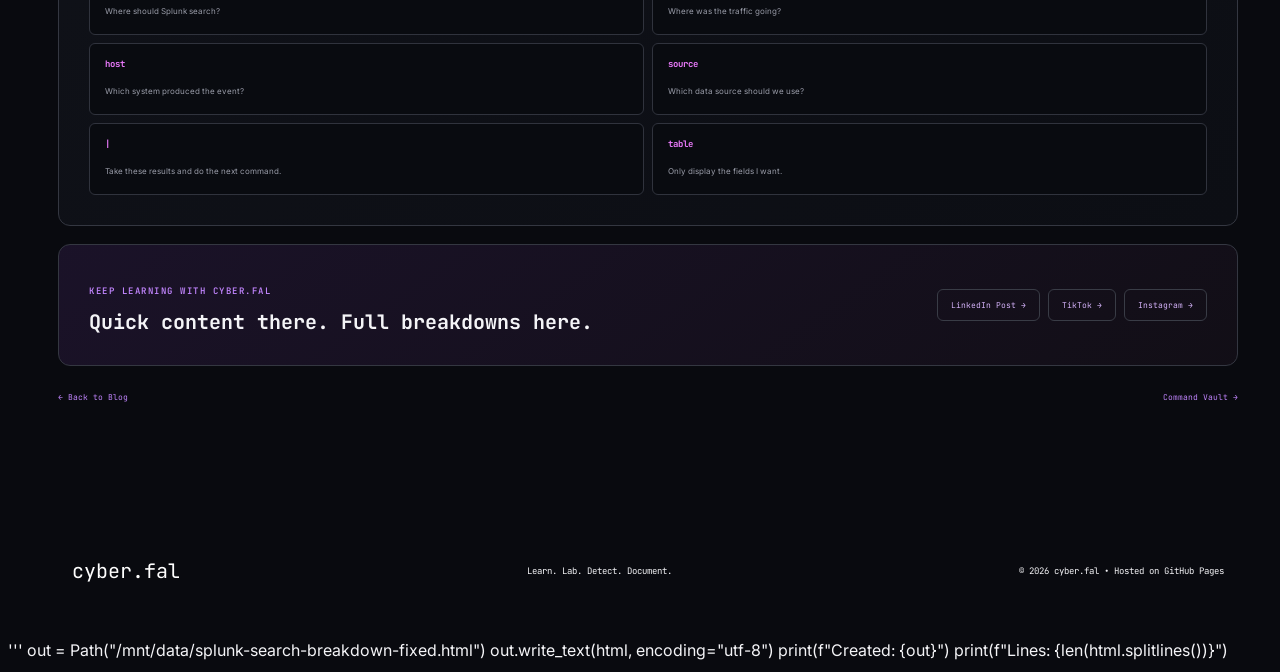
<file: blog/splunk-search-breakdown.html>
<!DOCTYPE html>
<html lang="en">
<head>
    <meta charset="UTF-8">
    <meta name="viewport" content="width=device-width, initial-scale=1.0">

    <title>Relearning Splunk: From Query to Detection | cyber.fal</title>
    <meta
        name="description"
        content="A cyber.fal learning journal on relearning Splunk, Windows Event ID 4946, SPL queries, dashboards, and SOC investigation context."
    >

    <link rel="preconnect" href="https://fonts.googleapis.com">
    <link rel="preconnect" href="https://fonts.gstatic.com" crossorigin>
    <link
        href="https://fonts.googleapis.com/css2?family=Inter:wght@400;500;600;700&family=JetBrains+Mono:wght@400;500;600;700&display=swap"
        rel="stylesheet"
    >

    <!-- Main cyber.fal stylesheet -->
    <link rel="stylesheet" href="../style.css">

    <!-- Article-specific styling -->
    <style>
        /* =========================================================
           CYBER.FAL — SPLUNK ARTICLE
        ========================================================= */

        .post-page {
            width: min(1180px, calc(100% - 48px));
            margin: 0 auto;
            padding: 34px 0 100px;
        }

        .post-back {
            display: inline-flex;
            margin-bottom: 28px;
            color: var(--purple-light);
            font-family: "JetBrains Mono", monospace;
            font-size: 11px;
            transition: color .2s ease, transform .2s ease;
        }

        .post-back:hover {
            color: var(--pink);
            transform: translateX(-4px);
        }

        /* =========================
           HERO
        ========================= */

        .post-hero {
            display: grid;
            grid-template-columns: minmax(0, 1.18fr) minmax(320px, .82fr);
            gap: 54px;
            align-items: center;
            padding: 50px;
            margin-bottom: 22px;
            border: 1px solid #343741;
            border-radius: 17px;
            background:
                radial-gradient(
                    circle at 88% 14%,
                    rgba(168, 85, 247, .16),
                    transparent 36%
                ),
                linear-gradient(145deg, #101219, #090a0f);
            box-shadow: 0 25px 70px rgba(0,0,0,.18);
        }

        .post-kicker {
            margin-bottom: 10px;
            color: #c084fc;
            font-family: "JetBrains Mono", monospace;
            font-size: 9px;
            font-weight: 600;
            letter-spacing: 1.5px;
            text-transform: uppercase;
        }

        .post-hero h1 {
            margin: 0 0 22px;
            color: #f4f4f7;
            font-family: "JetBrains Mono", monospace;
            font-size: clamp(44px, 5vw, 69px);
            line-height: 1.08;
            letter-spacing: -3px;
        }

        .post-hero h1 span {
            display: block;
            margin-top: 5px;
            color: var(--pink);
        }

        .post-lead {
            max-width: 700px;
            color: #a9acb8;
            font-size: 14px;
            line-height: 1.9;
        }

        .post-tags {
            display: flex;
            flex-wrap: wrap;
            gap: 8px;
            margin-top: 25px;
        }

        .post-tags span {
            padding: 7px 11px;
            border: 1px solid rgba(168, 85, 247, .30);
            border-radius: 7px;
            background: rgba(168, 85, 247, .065);
            color: #debaff;
            font-family: "JetBrains Mono", monospace;
            font-size: 9px;
        }

        /* =========================
           MINI TERMINAL
        ========================= */

        .post-hero-terminal {
            overflow: hidden;
            border: 1px solid #343741;
            border-radius: 12px;
            background: #07090e;
            box-shadow: 0 25px 70px rgba(0,0,0,.35);
        }

        .mini-terminal-top {
            min-height: 48px;
            display: flex;
            align-items: center;
            justify-content: space-between;
            padding: 0 16px;
            border-bottom: 1px solid #2c2f38;
        }

        .mini-terminal-dots {
            display: flex;
            gap: 7px;
        }

        .mini-terminal-dots span {
            width: 9px;
            height: 9px;
            border-radius: 50%;
            background: #fa5f56;
        }

        .mini-terminal-dots span:nth-child(2) { background: #f6bd3b; }
        .mini-terminal-dots span:nth-child(3) { background: #54c45d; }

        .mini-terminal-top small {
            color: #a5a8b5;
            font-family: "JetBrains Mono", monospace;
            font-size: 8px;
        }

        .mini-terminal-body {
            padding: 27px;
            color: #c4c6cf;
            font-family: "JetBrains Mono", monospace;
            font-size: 11px;
            line-height: 1.95;
        }

        .mini-terminal-body p { margin: 0; }
        .terminal-purple { color: #c084fc; }
        .terminal-green { color: var(--green); }

        /* =========================
           TIMELINE
        ========================= */

        .timeline {
            position: relative;
        }

        .post-section {
            position: relative;
            display: grid;
            grid-template-columns: 64px minmax(0, 1fr);
            gap: 22px;
            margin-bottom: 18px;
            padding: 38px 36px;
            overflow: visible;
            border: 1px solid #343741;
            border-radius: 13px;
            background: linear-gradient(145deg, #101219, #0c0e14);
        }

        .timeline .post-section:not(:last-child)::before {
            content: "";
            position: absolute;
            left: 58px;
            top: 72px;
            bottom: -19px;
            width: 1px;
            background: linear-gradient(
                to bottom,
                rgba(192, 132, 252, .75),
                rgba(168, 85, 247, .18)
            );
            z-index: 0;
        }

        .post-section::after {
            content: "";
            position: absolute;
            left: 54px;
            top: 68px;
            width: 9px;
            height: 9px;
            border-radius: 50%;
            background: #c084fc;
            box-shadow:
                0 0 0 4px #101219,
                0 0 14px rgba(168,85,247,.55);
            z-index: 2;
        }

        .post-section-label {
            position: relative;
            z-index: 3;
            width: 46px;
            height: 46px;
            display: grid;
            place-items: center;
            align-self: start;
            border: 1px solid rgba(192, 132, 252, .55);
            border-radius: 7px;
            background: linear-gradient(
                145deg,
                rgba(168,85,247,.15),
                rgba(168,85,247,.035)
            );
            color: #c084fc;
            font-family: "JetBrains Mono", monospace;
            font-size: 17px;
            font-weight: 600;
        }

        .post-section-body {
            min-width: 0;
        }

        .post-section-body h2,
        .analyst-takeaway h2,
        .process-section h2,
        .bonus-section h2,
        .post-social h2 {
            margin: 0 0 15px;
            color: #f4f4f7;
            font-family: "JetBrains Mono", monospace;
            font-size: clamp(22px, 2.6vw, 31px);
            line-height: 1.3;
        }

        .post-section-body > p {
            max-width: 810px;
            margin: 0 0 15px;
            color: #a4a7b2;
            font-size: 12px;
            line-height: 1.85;
        }

        /* =========================
           LEARNING CARDS
        ========================= */

        .learning-grid {
            display: grid;
            grid-template-columns: repeat(5, minmax(0, 1fr));
            gap: 12px;
            margin-top: 25px;
        }

        .learning-card {
            min-height: 170px;
            display: flex;
            flex-direction: column;
            padding: 19px;
            border: 1px solid #30333d;
            border-radius: 9px;
            background: linear-gradient(145deg, #0d1017, #090b10);
            transition:
                transform .25s ease,
                border-color .25s ease,
                background .25s ease;
        }

        .learning-card:hover {
            transform: translateY(-4px);
            border-color: rgba(168,85,247,.65);
            background: linear-gradient(
                145deg,
                rgba(168,85,247,.10),
                #0b0d13
            );
        }

        .learning-card-icon {
            width: 30px;
            height: 30px;
            margin-bottom: 16px;
            color: #b45cff;
        }

        .learning-card-icon svg {
            width: 100%;
            height: 100%;
            stroke: currentColor;
            fill: none;
            stroke-width: 1.7;
            stroke-linecap: round;
            stroke-linejoin: round;
        }

        .learning-card .card-number {
            color: rgba(192,132,252,.7);
            font-family: "JetBrains Mono", monospace;
            font-size: 8px;
        }

        .learning-card strong {
            display: block;
            margin: 7px 0 8px;
            color: #e1c4ff;
            font-family: "JetBrains Mono", monospace;
            font-size: 11px;
        }

        .learning-card p {
            margin: 0;
            color: #9699a5;
            font-size: 9px;
            line-height: 1.65;
        }

        /* =========================
           EVENT ID 4946
        ========================= */

        .event-card {
            display: grid;
            grid-template-columns: 165px minmax(0, 1fr);
            gap: 23px;
            align-items: center;
            margin: 24px 0 18px;
            padding: 14px;
            border: 1px solid rgba(168,85,247,.30);
            border-radius: 9px;
            background: linear-gradient(
                90deg,
                rgba(168,85,247,.13),
                rgba(168,85,247,.03)
            );
        }

        .event-number {
            min-height: 105px;
            display: flex;
            flex-direction: column;
            align-items: center;
            justify-content: center;
            border: 1px solid rgba(232,121,249,.30);
            border-radius: 7px;
            background: rgba(168,85,247,.07);
            color: #e879f9;
            font-family: "JetBrains Mono", monospace;
            font-size: 30px;
        }

        .event-number::before {
            content: "EVENT ID";
            margin-bottom: 4px;
            color: #c084fc;
            font-size: 7px;
            letter-spacing: 1px;
        }

        .event-card .event-label {
            color: #c084fc;
            font-family: "JetBrains Mono", monospace;
            font-size: 8px;
            letter-spacing: 1px;
        }

        .event-card h3 {
            margin: 7px 0;
            color: #f3f3f6;
            font-family: "JetBrains Mono", monospace;
            font-size: 15px;
        }

        .event-card p {
            margin: 0;
            color: #999ca8;
            font-size: 10px;
            line-height: 1.7;
        }

        .big-question {
            display: flex;
            align-items: center;
            gap: 12px;
            margin-top: 15px;
            padding: 12px 16px;
            border: 1px solid rgba(168,85,247,.30);
            border-radius: 6px;
            background: linear-gradient(
                90deg,
                rgba(168,85,247,.14),
                rgba(168,85,247,.025)
            );
            color: #e3c4ff;
            font-family: "JetBrains Mono", monospace;
            font-size: 11px;
        }

        .big-question::before {
            content: "?";
            width: 22px;
            height: 22px;
            flex-shrink: 0;
            display: grid;
            place-items: center;
            border: 1px solid #c084fc;
            border-radius: 50%;
            color: #c084fc;
            font-size: 11px;
        }

        /* =========================
           CONTEXT
        ========================= */

        .context-grid {
            display: grid;
            grid-template-columns: repeat(2, 1fr);
            gap: 10px;
            margin: 24px 0 12px;
        }

        .context-card {
            min-height: 120px;
            padding: 18px;
            border: 1px solid #30333d;
            border-radius: 8px;
            background: linear-gradient(145deg, #0d1017, #090b10);
        }

        .context-card.normal {
            border-color: rgba(86,226,125,.25);
        }

        .context-card.investigate {
            border-color: rgba(239,115,115,.25);
        }

        .context-card .context-label {
            color: #c084fc;
            font-family: "JetBrains Mono", monospace;
            font-size: 7px;
            letter-spacing: 1px;
        }

        .context-card h3 {
            margin: 8px 0;
            color: #f3f3f6;
            font-family: "JetBrains Mono", monospace;
            font-size: 14px;
        }

        .context-card p {
            margin: 0;
            color: #9699a5;
            font-size: 10px;
            line-height: 1.7;
        }

        .risk-list {
            display: grid;
            grid-template-columns: repeat(3, 1fr);
            gap: 7px;
            margin-top: 11px;
        }

        .risk-list div {
            padding: 8px 11px;
            border: 1px solid #30333d;
            border-radius: 5px;
            background: rgba(9,11,16,.85);
            color: #c7a9e8;
            font-family: "JetBrains Mono", monospace;
            font-size: 8px;
            text-align: center;
        }

        /* =========================
           SPL CODE
        ========================= */

        .spl-code {
            overflow: hidden;
            margin-top: 22px;
            border: 1px solid #30333d;
            border-radius: 8px;
            background: #07090e;
        }

        .spl-code-header {
            min-height: 42px;
            display: flex;
            align-items: center;
            justify-content: space-between;
            padding: 7px 13px;
            border-bottom: 1px solid #30333d;
            color: #c084fc;
            font-family: "JetBrains Mono", monospace;
            font-size: 8px;
        }

        .spl-code pre {
            overflow-x: auto;
            margin: 0;
            padding: 20px;
        }

        .spl-code code {
            color: #e1e2e8;
            font-family: "JetBrains Mono", monospace;
            font-size: 10px;
            line-height: 1.9;
            white-space: pre-wrap;
        }

        /* =========================
           QUERY TABLE
        ========================= */

        .query-table-wrapper {
            width: 100%;
            overflow-x: auto;
            margin-top: 22px;
            border: 1px solid #30333d;
            border-radius: 8px;
            background: #080a0f;
        }

        .query-table {
            width: 100%;
            margin: 0;
            border-collapse: collapse;
            font-family: "JetBrains Mono", monospace;
            font-size: 9px;
        }

        .query-table thead {
            background: linear-gradient(
                90deg,
                rgba(168,85,247,.17),
                rgba(168,85,247,.05)
            );
        }

        .query-table th {
            padding: 11px 15px;
            border-bottom: 1px solid #30333d;
            color: #c084fc;
            text-align: left;
            font-size: 8px;
            font-weight: 500;
        }

        .query-table td {
            padding: 11px 15px;
            border-bottom: 1px solid rgba(48,51,61,.75);
            color: #adb0bb;
            vertical-align: top;
            line-height: 1.6;
        }

        .query-table tbody tr:last-child td {
            border-bottom: none;
        }

        .query-table td:first-child {
            width: 32%;
            color: #f06adf;
            background: rgba(168,85,247,.045);
            font-weight: 500;
        }

        /* =========================
           DASHBOARD
        ========================= */

        .dashboard-feature {
            margin: 20px 0;
            padding: 15px 18px;
            border: 1px solid rgba(168,85,247,.35);
            border-radius: 7px;
            background: linear-gradient(
                90deg,
                rgba(168,85,247,.16),
                rgba(168,85,247,.035)
            );
        }

        .dashboard-feature span {
            color: #c084fc;
            font-family: "JetBrains Mono", monospace;
            font-size: 7px;
        }

        .dashboard-feature h3 {
            margin-top: 4px;
            color: #e8caff;
            font-family: "JetBrains Mono", monospace;
            font-size: 14px;
        }

        .dashboard-grid {
            display: grid;
            grid-template-columns: repeat(3, 1fr);
            gap: 10px;
            margin-top: 20px;
        }

        .dashboard-card {
            min-height: 110px;
            padding: 17px;
            border: 1px solid #30333d;
            border-radius: 8px;
            background: #090b10;
        }

        .dashboard-card > span {
            font-size: 18px;
        }

        .dashboard-card strong {
            display: block;
            margin: 10px 0 5px;
            color: #dcb8ff;
            font-family: "JetBrains Mono", monospace;
            font-size: 9px;
        }

        .dashboard-card p {
            margin: 0;
            color: #9699a5;
            font-size: 8px;
            line-height: 1.65;
        }

        /* =========================
           INVESTIGATION
        ========================= */

        .quote-feature {
            margin: 20px 0;
            padding: 17px 20px;
            border-left: 3px solid #a855f7;
            border-radius: 0 7px 7px 0;
            background: linear-gradient(
                90deg,
                rgba(168,85,247,.13),
                rgba(168,85,247,.025)
            );
        }

        .quote-feature > span {
            display: block;
            color: #c084fc;
            font-size: 22px;
        }

        .quote-feature p {
            margin: 0;
            color: #e5e5ea;
            font-family: "JetBrains Mono", monospace;
            font-size: 11px;
        }

        .quote-feature strong {
            color: var(--pink);
        }

        .investigation-list {
            display: grid;
            gap: 6px;
        }

        .investigation-list > div {
            min-height: 38px;
            display: grid;
            grid-template-columns: 38px 1fr;
            align-items: center;
            padding: 8px 12px;
            border: 1px solid #30333d;
            border-radius: 5px;
            background: #090b10;
        }

        .investigation-list span {
            color: #c084fc;
            font-family: "JetBrains Mono", monospace;
            font-size: 8px;
        }

        .investigation-list p {
            margin: 0;
            color: #c3c5cd;
            font-size: 9px;
        }

        /* =========================
           SUMMARY
        ========================= */

        .article-summary-grid {
            display: grid;
            grid-template-columns: .85fr 1.35fr;
            gap: 14px;
            margin: 20px 0;
        }

        .analyst-takeaway,
        .process-section,
        .bonus-section,
        .post-social {
            padding: 30px;
            border: 1px solid #343741;
            border-radius: 12px;
            background: linear-gradient(145deg, #101219, #0c0e14);
        }

        .analyst-takeaway {
            border-color: rgba(86,226,125,.22);
            background: linear-gradient(
                145deg,
                rgba(86,226,125,.065),
                #090b10
            );
        }

        .analyst-takeaway .post-kicker {
            color: var(--green);
        }

        .analyst-takeaway h2,
        .process-section h2,
        .bonus-section h2 {
            font-size: 20px;
        }

        .analyst-takeaway > p:not(.post-kicker),
        .process-section > p:not(.post-kicker),
        .bonus-section > p:not(.post-kicker),
        .post-social > p:not(.post-kicker) {
            max-width: 800px;
            margin: 8px 0 0;
            color: #999ca8;
            font-size: 10px;
            line-height: 1.75;
        }

        .takeaway-highlight {
            color: var(--green) !important;
            font-family: "JetBrains Mono", monospace;
            font-size: 15px !important;
            line-height: 1.55 !important;
        }

        .process-flow {
            display: flex;
            align-items: center;
            gap: 8px;
            margin-top: 22px;
        }

        .process-flow div {
            flex: 1;
            padding: 13px 7px;
            border: 1px solid #30333d;
            border-radius: 7px;
            background: #090b10;
            color: #e1e2e6;
            text-align: center;
            font-family: "JetBrains Mono", monospace;
            font-size: 9px;
        }

        .process-flow div span {
            display: block;
            margin-bottom: 4px;
            color: #c084fc;
            font-size: 7px;
        }

        .process-flow > span {
            color: #a855f7;
            font-size: 16px;
        }

        /* =========================
           BONUS
        ========================= */

        .bonus-section {
            margin: 18px 0;
        }

        .plain-language {
            display: grid;
            grid-template-columns: repeat(2, 1fr);
            gap: 8px;
            margin-top: 20px;
        }

        .plain-language > div {
            padding: 13px 15px;
            border: 1px solid #30333d;
            border-radius: 6px;
            background: #090b10;
        }

        .plain-language strong {
            display: block;
            margin-bottom: 4px;
            color: #e879f9;
            font-family: "JetBrains Mono", monospace;
            font-size: 9px;
        }

        .plain-language span {
            color: #999ca8;
            font-size: 8px;
        }

        /* =========================
           SOCIAL
        ========================= */

        .post-social {
            display: flex;
            align-items: center;
            justify-content: space-between;
            gap: 30px;
            margin-top: 18px;
            background: linear-gradient(
                145deg,
                rgba(168,85,247,.11),
                rgba(232,121,199,.04)
            );
        }

        .post-social h2 {
            margin-bottom: 0;
            font-size: 20px;
        }

        .post-social-links {
            display: flex;
            flex-wrap: wrap;
            gap: 8px;
            flex-shrink: 0;
        }

        .post-social-links a {
            padding: 9px 13px;
            border: 1px solid #393c46;
            border-radius: 6px;
            color: #d5b3fa;
            font-family: "JetBrains Mono", monospace;
            font-size: 8px;
            transition: .2s ease;
        }

        .post-social-links a:hover {
            transform: translateY(-2px);
            border-color: #a855f7;
            background: rgba(168,85,247,.08);
        }

        .post-bottom-nav {
            display: flex;
            justify-content: space-between;
            margin-top: 25px;
        }

        .post-bottom-nav a {
            color: #c084fc;
            font-family: "JetBrains Mono", monospace;
            font-size: 8px;
        }

        /* =========================
           RESPONSIVE
        ========================= */

        @media (max-width: 1100px) {
            .post-hero {
                grid-template-columns: 1fr;
            }

            .learning-grid {
                grid-template-columns: repeat(3, 1fr);
            }

            .post-social {
                flex-direction: column;
                align-items: flex-start;
            }
        }

        @media (max-width: 800px) {
            .post-section {
                grid-template-columns: 1fr;
            }

            .timeline .post-section::before,
            .post-section::after {
                display: none;
            }

            .learning-grid {
                grid-template-columns: repeat(2, 1fr);
            }

            .context-grid,
            .article-summary-grid {
                grid-template-columns: 1fr;
            }

            .risk-list,
            .dashboard-grid {
                grid-template-columns: repeat(2, 1fr);
            }
        }

        @media (max-width: 550px) {
            .post-page {
                width: calc(100% - 28px);
                padding-top: 25px;
            }

            .post-hero {
                padding: 28px 21px;
            }

            .post-hero h1 {
                font-size: 38px;
                letter-spacing: -2px;
            }

            .post-section {
                padding: 27px 21px;
            }

            .post-section-label {
                width: 38px;
                height: 38px;
                font-size: 14px;
            }

            .learning-grid,
            .risk-list,
            .dashboard-grid,
            .plain-language {
                grid-template-columns: 1fr;
            }

            .event-card {
                grid-template-columns: 1fr;
            }

            .query-table {
                min-width: 650px;
            }

            .process-flow {
                flex-direction: column;
            }

            .process-flow div {
                width: 100%;
            }

            .process-flow > span {
                transform: rotate(90deg);
            }

            .post-social-links {
                width: 100%;
            }

            .post-bottom-nav {
                flex-direction: column;
                gap: 10px;
            }
        }
    </style>
</head>

<body>

<header class="navbar">
    <a href="../index.html" class="logo">
        <span class="logo-symbol">&gt;_</span>
        cyber.<span>fal</span>
        <small>learn. lab. detect. document.</small>
    </a>

    <nav class="nav-links">
        <a href="../index.html">Home</a>
        <a class="active" href="index.html">Blog</a>
        <a href="../index.html#labs">Labs</a>
        <a href="../index.html#commands">Command Vault</a>
        <a href="../index.html#tools">Tools</a>
        <a href="../index.html#resources">Resources</a>
        <a href="../about.html">About</a>
    </nav>
</header>

<main class="post-page">

    <a href="index.html" class="post-back">← Back to Blog</a>

    <section class="post-hero">
        <div>
            <p class="post-kicker">● Splunk / Windows / SOC</p>

            <h1>
                Relearning Splunk:
                <span>From Query to Detection</span>
            </h1>

            <p class="post-lead">
                Writing the query is only one part of the job. I'm going back through
                Splunk to strengthen the skills I haven't used as consistently — and to
                get better at turning individual events into useful analyst visibility.
            </p>

            <div class="post-tags">
                <span>Splunk</span>
                <span>SPL</span>
                <span>Windows</span>
                <span>Event ID 4946</span>
                <span>SOC Analysis</span>
            </div>
        </div>

        <aside class="post-hero-terminal">
            <div class="mini-terminal-top">
                <div class="mini-terminal-dots">
                    <span></span>
                    <span></span>
                    <span></span>
                </div>

                <small>cyber.fal@homelab:~$</small>
            </div>

            <div class="mini-terminal-body">
                <p class="terminal-purple">cat learning_focus.txt</p>
                <p>[x] SPL Queries</p>
                <p>[x] Alerts</p>
                <p>[x] Reports</p>
                <p>[x] Dashboards</p>
                <p>[x] Analyst Context</p>
                <br>
                <p class="terminal-green">status: building.</p>
            </div>
        </aside>
    </section>

    <div class="timeline">

        <!-- 01 -->
        <section class="post-section">
            <div class="post-section-label">01</div>

            <div class="post-section-body">
                <p class="post-kicker">Back to the Basics</p>
                <h2>What I'm strengthening</h2>

                <p>
                    Relearning Splunk has reminded me that writing an SPL query is only
                    one part of using a SIEM effectively.
                </p>

                <p>
                    I've been making time to strengthen some of the skills I haven't used
                    as consistently.
                </p>

                <div class="learning-grid">

                    <div class="learning-card">
                        <div class="learning-card-icon">
                            <svg viewBox="0 0 24 24">
                                <path d="M5 5l7 7-7 7"></path>
                                <path d="M13 19h6"></path>
                            </svg>
                        </div>
                        <span class="card-number">01</span>
                        <strong>SPL Queries</strong>
                        <p>Writing and improving searches.</p>
                    </div>

                    <div class="learning-card">
                        <div class="learning-card-icon">
                            <svg viewBox="0 0 24 24">
                                <path d="M18 8a6 6 0 0 0-12 0c0 7-3 7-3 9h18c0-2-3-2-3-9"></path>
                                <path d="M10 21h4"></path>
                            </svg>
                        </div>
                        <span class="card-number">02</span>
                        <strong>Alerts</strong>
                        <p>Turning searches into actionable detections.</p>
                    </div>

                    <div class="learning-card">
                        <div class="learning-card-icon">
                            <svg viewBox="0 0 24 24">
                                <path d="M6 3h9l4 4v14H6z"></path>
                                <path d="M14 3v5h5"></path>
                                <path d="M9 13h6"></path>
                                <path d="M9 17h6"></path>
                            </svg>
                        </div>
                        <span class="card-number">03</span>
                        <strong>Reports</strong>
                        <p>Organizing results into useful summaries.</p>
                    </div>

                    <div class="learning-card">
                        <div class="learning-card-icon">
                            <svg viewBox="0 0 24 24">
                                <rect x="3" y="3" width="7" height="7"></rect>
                                <rect x="14" y="3" width="7" height="7"></rect>
                                <rect x="3" y="14" width="7" height="7"></rect>
                                <rect x="14" y="14" width="7" height="7"></rect>
                            </svg>
                        </div>
                        <span class="card-number">04</span>
                        <strong>Dashboards</strong>
                        <p>Building visibility around important activity.</p>
                    </div>

                    <div class="learning-card">
                        <div class="learning-card-icon">
                            <svg viewBox="0 0 24 24">
                                <circle cx="12" cy="8" r="4"></circle>
                                <path d="M4 21c0-4 3-7 8-7s8 3 8 7"></path>
                            </svg>
                        </div>
                        <span class="card-number">05</span>
                        <strong>Analyst Context</strong>
                        <p>Understanding why certain events matter.</p>
                    </div>

                </div>
            </div>
        </section>

        <!-- 02 -->
        <section class="post-section">
            <div class="post-section-label">02</div>

            <div class="post-section-body">
                <p class="post-kicker">The Event</p>
                <h2>Windows Event ID 4946</h2>

                <div class="event-card">
                    <div class="event-number">4946</div>

                    <div>
                        <span class="event-label">Windows Firewall</span>
                        <h3>A new firewall rule was added.</h3>
                        <p>
                            This was one of the Windows events I worked with while
                            rebuilding my Splunk skills.
                        </p>
                    </div>
                </div>

                <p>
                    Finding the event is useful. But from a SOC analyst perspective,
                    the important question is:
                </p>

                <div class="big-question">
                    Why was this firewall rule added?
                </div>
            </div>
        </section>

        <!-- 03 -->
        <section class="post-section">
            <div class="post-section-label">03</div>

            <div class="post-section-body">
                <p class="post-kicker">Analyst Context</p>
                <h2>Why would I care about this?</h2>

                <p>
                    A firewall rule change needs context. The event by itself doesn't
                    automatically mean something malicious happened.
                </p>

                <div class="context-grid">
                    <div class="context-card normal">
                        <span class="context-label">Could Be Normal</span>
                        <h3>✓ Legitimate activity</h3>
                        <p>
                            An approved application or system change may legitimately
                            create a new firewall rule.
                        </p>
                    </div>

                    <div class="context-card investigate">
                        <span class="context-label">Worth Investigating</span>
                        <h3>⚠ Unexpected activity</h3>
                        <p>
                            The change could also require further investigation.
                        </p>
                    </div>
                </div>

                <div class="risk-list">
                    <div>Unauthorized application</div>
                    <div>Unexpected remote access</div>
                    <div>Persistence mechanism</div>
                    <div>Possible backdoor</div>
                    <div>Configuration drift</div>
                    <div>Policy drift</div>
                </div>
            </div>
        </section>

        <!-- 04 -->
        <section class="post-section">
            <div class="post-section-label">04</div>

            <div class="post-section-body">
                <p class="post-kicker">The Query</p>
                <h2>My SPL</h2>

                <p>
                    Instead of stopping at simply finding Event ID 4946, I wanted to make
                    the activity useful inside my homelab.
                </p>

                <div class="spl-code">
                    <div class="spl-code-header">
                        <span>SPL</span>

                        <button
                            class="copy-button"
                            type="button"
                            data-command='index="mydfir-lab1" host="winvm" EventCode=4946 | stats count by _time, ComputerName, Profile_Changed, Rule_Name, Rule_ID | sort +_time'
                        >
                            Copy
                        </button>
                    </div>

                    <pre><code>index="mydfir-lab1" host="winvm" EventCode=4946
| stats count by _time, ComputerName, Profile_Changed, Rule_Name, Rule_ID
| sort +_time</code></pre>
                </div>
            </div>
        </section>

        <!-- 05 -->
        <section class="post-section">
            <div class="post-section-label">05</div>

            <div class="post-section-body">
                <p class="post-kicker">Break It Down</p>
                <h2>What is each part doing?</h2>

                <div class="query-table-wrapper">
                    <table class="query-table">
                        <thead>
                            <tr>
                                <th>Part</th>
                                <th>What it does</th>
                            </tr>
                        </thead>

                        <tbody>
                            <tr>
                                <td>index="mydfir-lab1"</td>
                                <td>
                                    Searches the Windows data I've ingested into my
                                    homelab index.
                                </td>
                            </tr>

                            <tr>
                                <td>host="winvm"</td>
                                <td>Narrows the search to my Windows VM.</td>
                            </tr>

                            <tr>
                                <td>EventCode=4946</td>
                                <td>
                                    Looks specifically for new Windows Firewall rules
                                    being added.
                                </td>
                            </tr>

                            <tr>
                                <td>| stats count by ...</td>
                                <td>
                                    Gives me a cleaner view of when the change occurred,
                                    which machine it happened on, which firewall profile
                                    was affected, the rule name, and its unique ID.
                                </td>
                            </tr>

                            <tr>
                                <td>| sort +_time</td>
                                <td>
                                    Sorts the results chronologically so I can follow
                                    activity over time.
                                </td>
                            </tr>
                        </tbody>
                    </table>
                </div>
            </div>
        </section>

        <!-- 06 -->
        <section class="post-section">
            <div class="post-section-label">06</div>

            <div class="post-section-body">
                <p class="post-kicker">From Search → Visibility</p>
                <h2>Adding it to my homelab dashboard</h2>

                <p>
                    From there, I added the search to my Splunk homelab dashboard as a:
                </p>

                <div class="dashboard-feature">
                    <span>Dashboard Panel</span>
                    <h3>Firewall Exception Added</h3>
                </div>

                <p>
                    I'm building that visibility alongside other Windows activity such as:
                </p>

                <div class="dashboard-grid">
                    <div class="dashboard-card">
                        <span>♙</span>
                        <strong>Administrative Privileges</strong>
                        <p>Visibility around users and elevated privileges.</p>
                    </div>

                    <div class="dashboard-card">
                        <span>＋</span>
                        <strong>New User Accounts</strong>
                        <p>Tracking when new accounts are created.</p>
                    </div>

                    <div class="dashboard-card">
                        <span>🛡️</span>
                        <strong>Firewall Changes</strong>
                        <p>Monitoring changes to Windows Firewall rules.</p>
                    </div>
                </div>
            </div>
        </section>

        <!-- 07 -->
        <section class="post-section">
            <div class="post-section-label">07</div>

            <div class="post-section-body">
                <p class="post-kicker">Don't Stop at the Alert</p>
                <h2>What would I investigate next?</h2>

                <p>This is the part I'm really trying to improve on:</p>

                <div class="quote-feature">
                    <span>“</span>
                    <p>
                        Not stopping at <strong>“I found the event.”</strong>
                    </p>
                </div>

                <div class="investigation-list">
                    <div>
                        <span>01</span>
                        <p>What added this firewall rule?</p>
                    </div>

                    <div>
                        <span>02</span>
                        <p>Is the change expected?</p>
                    </div>

                    <div>
                        <span>03</span>
                        <p>What traffic does the new rule allow?</p>
                    </div>

                    <div>
                        <span>04</span>
                        <p>What program is associated with it?</p>
                    </div>

                    <div>
                        <span>05</span>
                        <p>
                            Did anything suspicious happen before or after the change?
                        </p>
                    </div>
                </div>
            </div>
        </section>

    </div>

    <div class="article-summary-grid">

        <section class="analyst-takeaway">
            <p class="post-kicker">SOC Analyst Takeaway</p>
            <h2>Visibility is only the beginning.</h2>

            <p>A dashboard gives me visibility.</p>

            <p class="takeaway-highlight">
                The investigation gives that visibility context.
            </p>
        </section>

        <section class="process-section">
            <p class="post-kicker">The Goal</p>
            <h2>Keep connecting the pieces.</h2>

            <p>
                My next goal is to continue improving my detections and start connecting
                individual events together instead of looking at them in isolation.
            </p>

            <div class="process-flow">
                <div><span>01</span>Theory</div>
                <span>→</span>
                <div><span>02</span>Query</div>
                <span>→</span>
                <div><span>03</span>Detection</div>
                <span>→</span>
                <div><span>04</span>Investigation</div>
            </div>
        </section>

    </div>

    <section class="bonus-section">
        <p class="post-kicker">Beginner SPL Bonus</p>
        <h2>Can you read this Splunk search?</h2>

        <p>
            This is the kind of SPL breakdown I've also been sharing through
            cyber.fal social content.
        </p>

        <div class="spl-code">
            <div class="spl-code-header">
                <span>SPL</span>

                <button
                    class="copy-button"
                    type="button"
                    data-command='index=splunk dest_ip=1.1.1.1 host=linuxvm source="linuxvm" | table _time, dest_ip, src_ip'
                >
                    Copy
                </button>
            </div>

            <pre><code>index=splunk dest_ip=1.1.1.1 host=linuxvm source="linuxvm"
| table _time, dest_ip, src_ip</code></pre>
        </div>

        <div class="plain-language">
            <div>
                <strong>index</strong>
                <span>Where should Splunk search?</span>
            </div>

            <div>
                <strong>dest_ip</strong>
                <span>Where was the traffic going?</span>
            </div>

            <div>
                <strong>host</strong>
                <span>Which system produced the event?</span>
            </div>

            <div>
                <strong>source</strong>
                <span>Which data source should we use?</span>
            </div>

            <div>
                <strong>|</strong>
                <span>Take these results and do the next command.</span>
            </div>

            <div>
                <strong>table</strong>
                <span>Only display the fields I want.</span>
            </div>
        </div>
    </section>

    <section class="post-social">
        <div>
            <p class="post-kicker">Keep Learning with cyber.fal</p>
            <h2>Quick content there. Full breakdowns here.</h2>
        </div>

        <div class="post-social-links">
            <a
                href="https://www.linkedin.com/feed/update/urn:li:activity:7494523488477540352/"
                target="_blank"
                rel="noopener noreferrer"
            >
                LinkedIn Post →
            </a>

            <a
                href="https://www.tiktok.com/@cyber.fal"
                target="_blank"
                rel="noopener noreferrer"
            >
                TikTok →
            </a>

            <a
                href="https://www.instagram.com/cyber.fal/"
                target="_blank"
                rel="noopener noreferrer"
            >
                Instagram →
            </a>
        </div>
    </section>

    <div class="post-bottom-nav">
        <a href="index.html">← Back to Blog</a>
        <a href="../index.html#commands">Command Vault →</a>
    </div>

</main>

<footer>
    <div class="footer-logo">
        cyber.<span>fal</span>
    </div>

    <p>Learn. Lab. Detect. Document.</p>

    <p>© 2026 cyber.fal • Hosted on GitHub Pages</p>
</footer>

<script src="../script.js"></script>

<script>
    /* Fallback copy support for this article */
    document.querySelectorAll(".copy-button[data-command]").forEach((button) => {
        button.addEventListener("click", async () => {
            const originalText = button.textContent;

            try {
                await navigator.clipboard.writeText(button.dataset.command);
                button.textContent = "Copied!";
                setTimeout(() => {
                    button.textContent = originalText;
                }, 1400);
            } catch (error) {
                button.textContent = "Copy failed";
                setTimeout(() => {
                    button.textContent = originalText;
                }, 1400);
            }
        });
    });
</script>

</body>
</html>
'''

out = Path("/mnt/data/splunk-search-breakdown-fixed.html")
out.write_text(html, encoding="utf-8")
print(f"Created: {out}")
print(f"Lines: {len(html.splitlines())}")
</file>
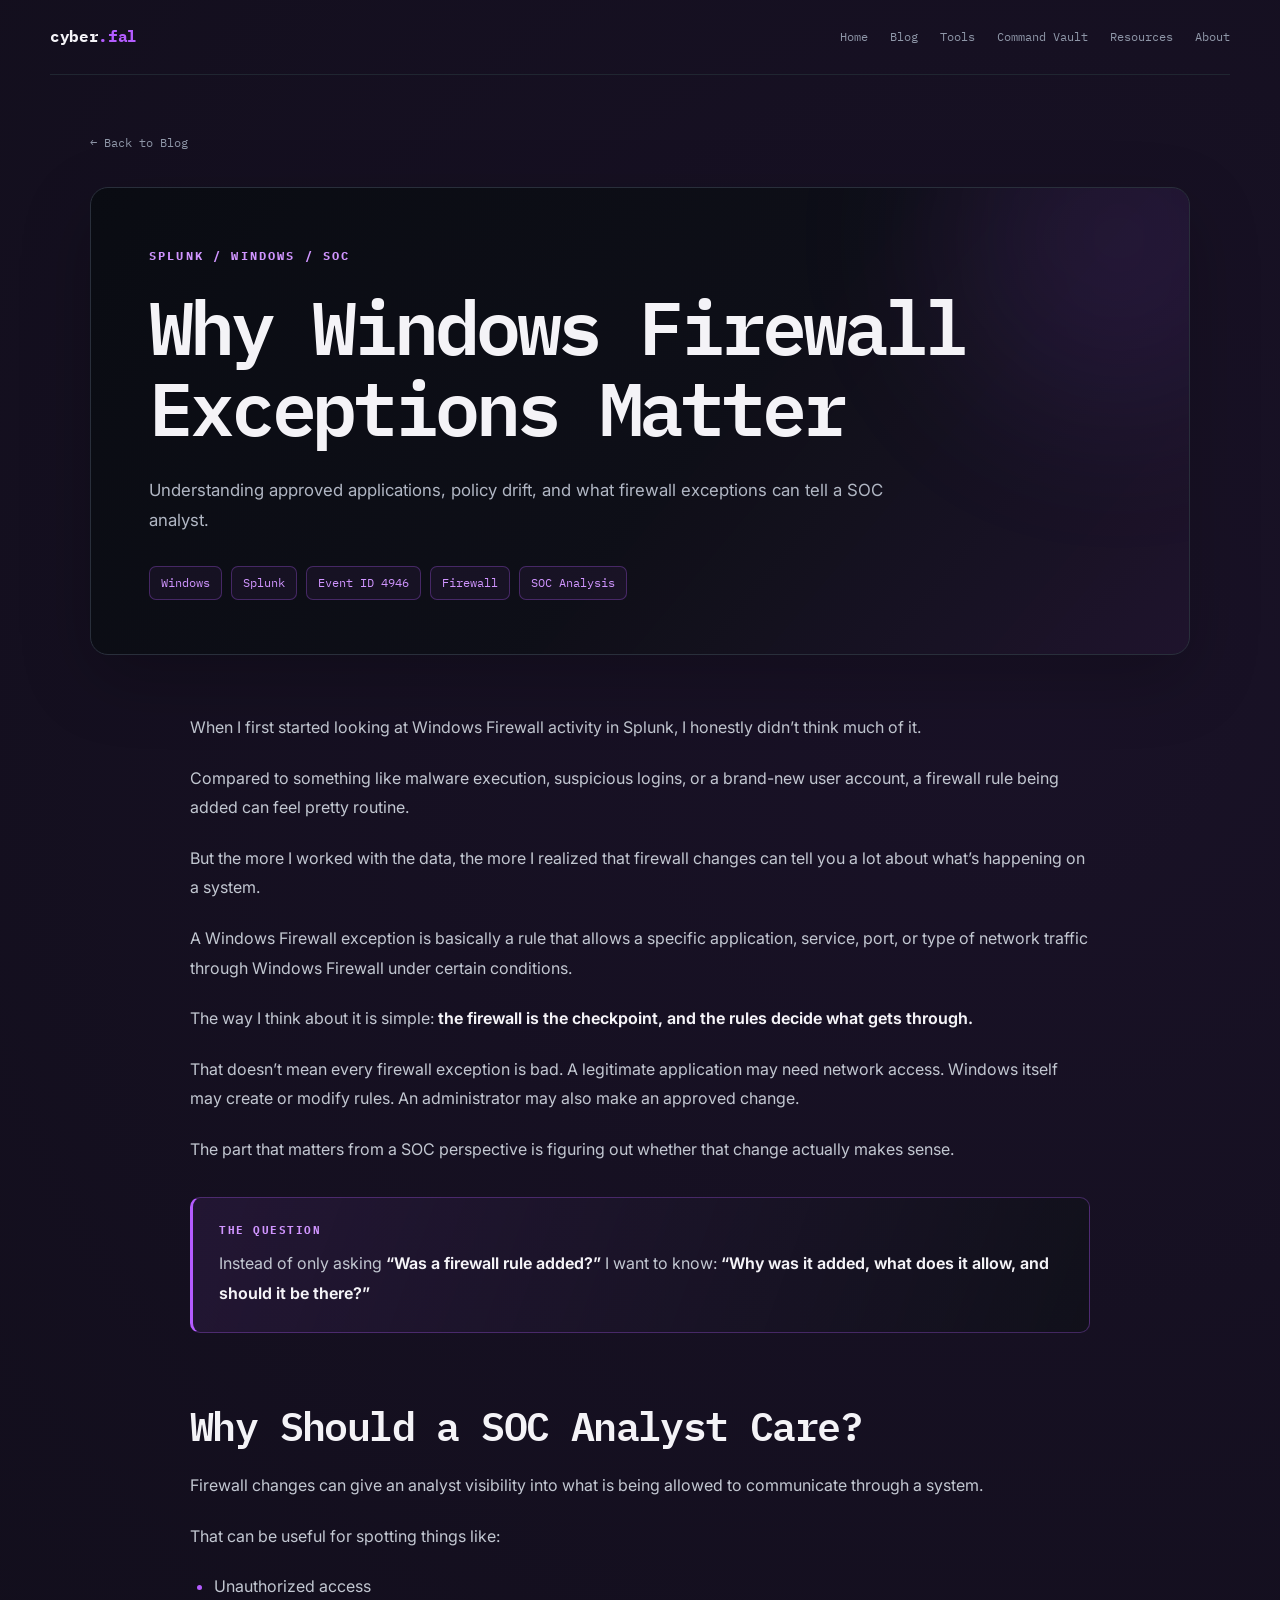
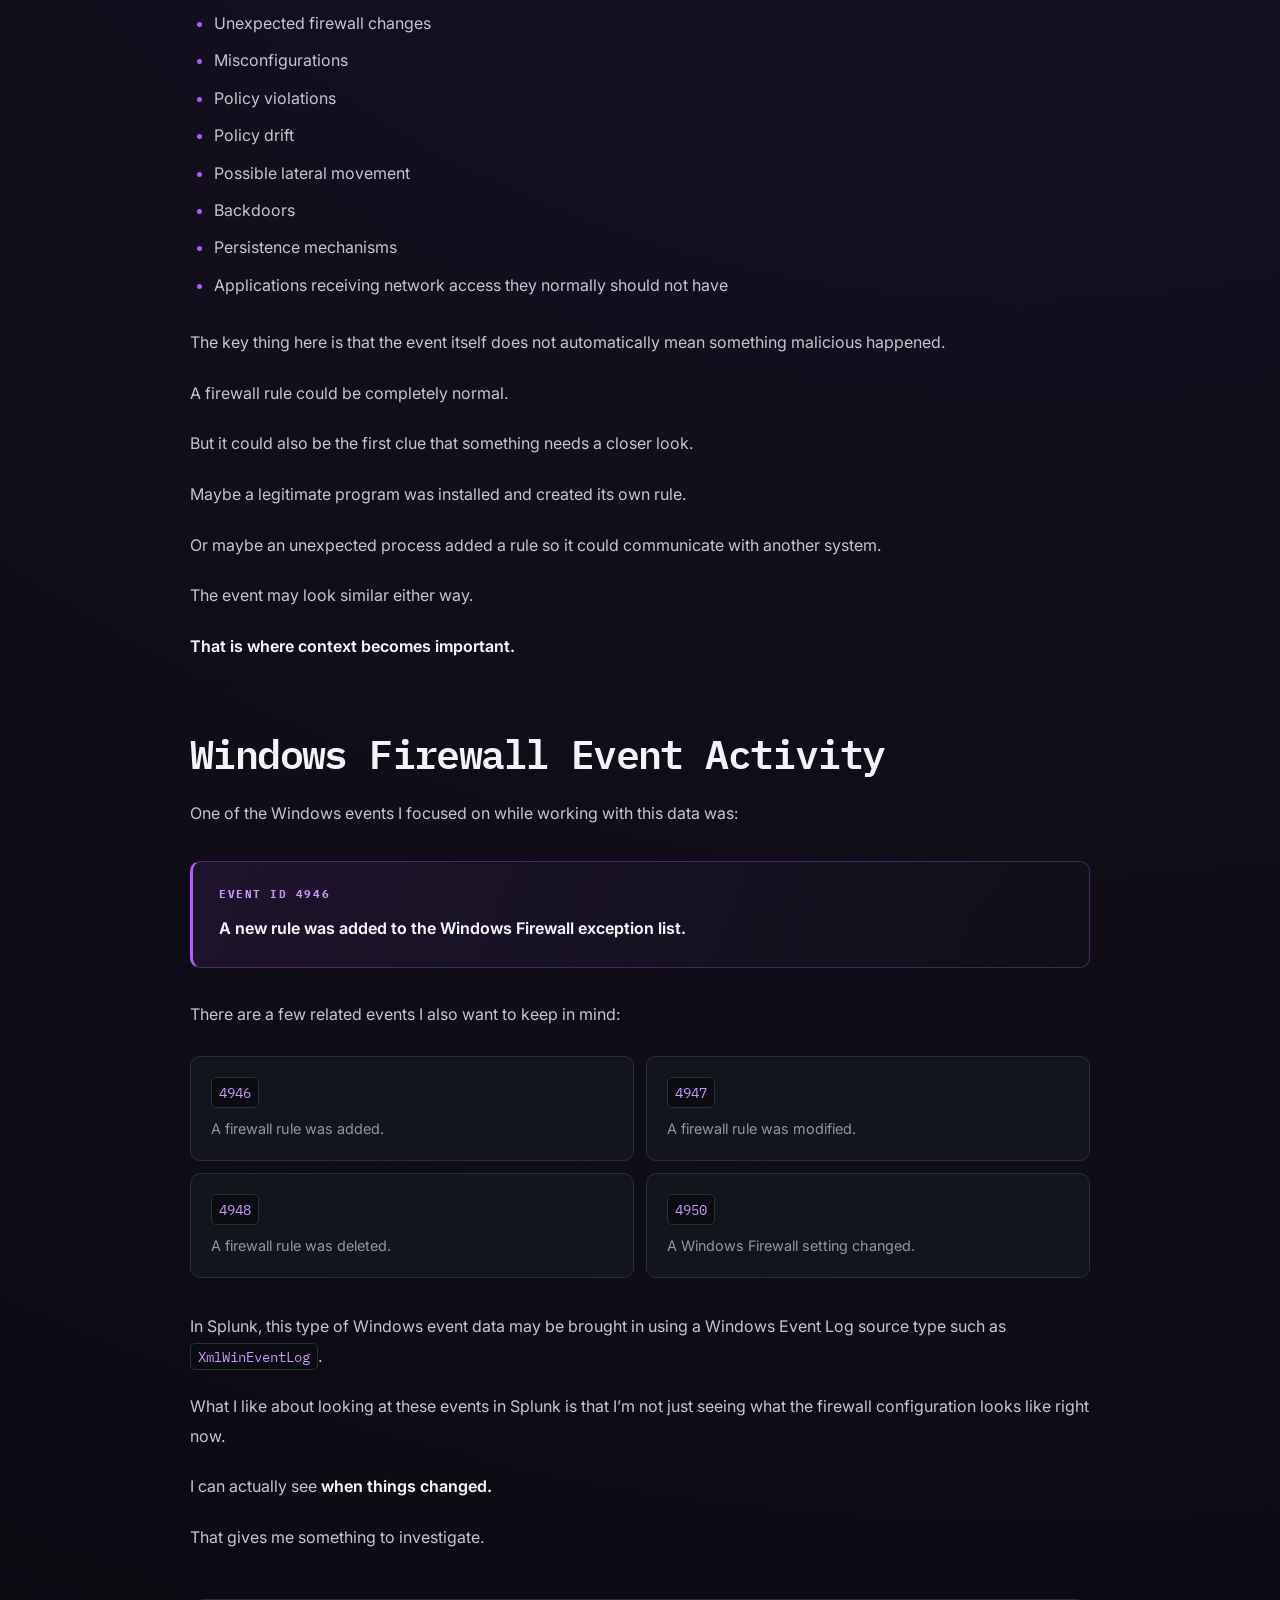
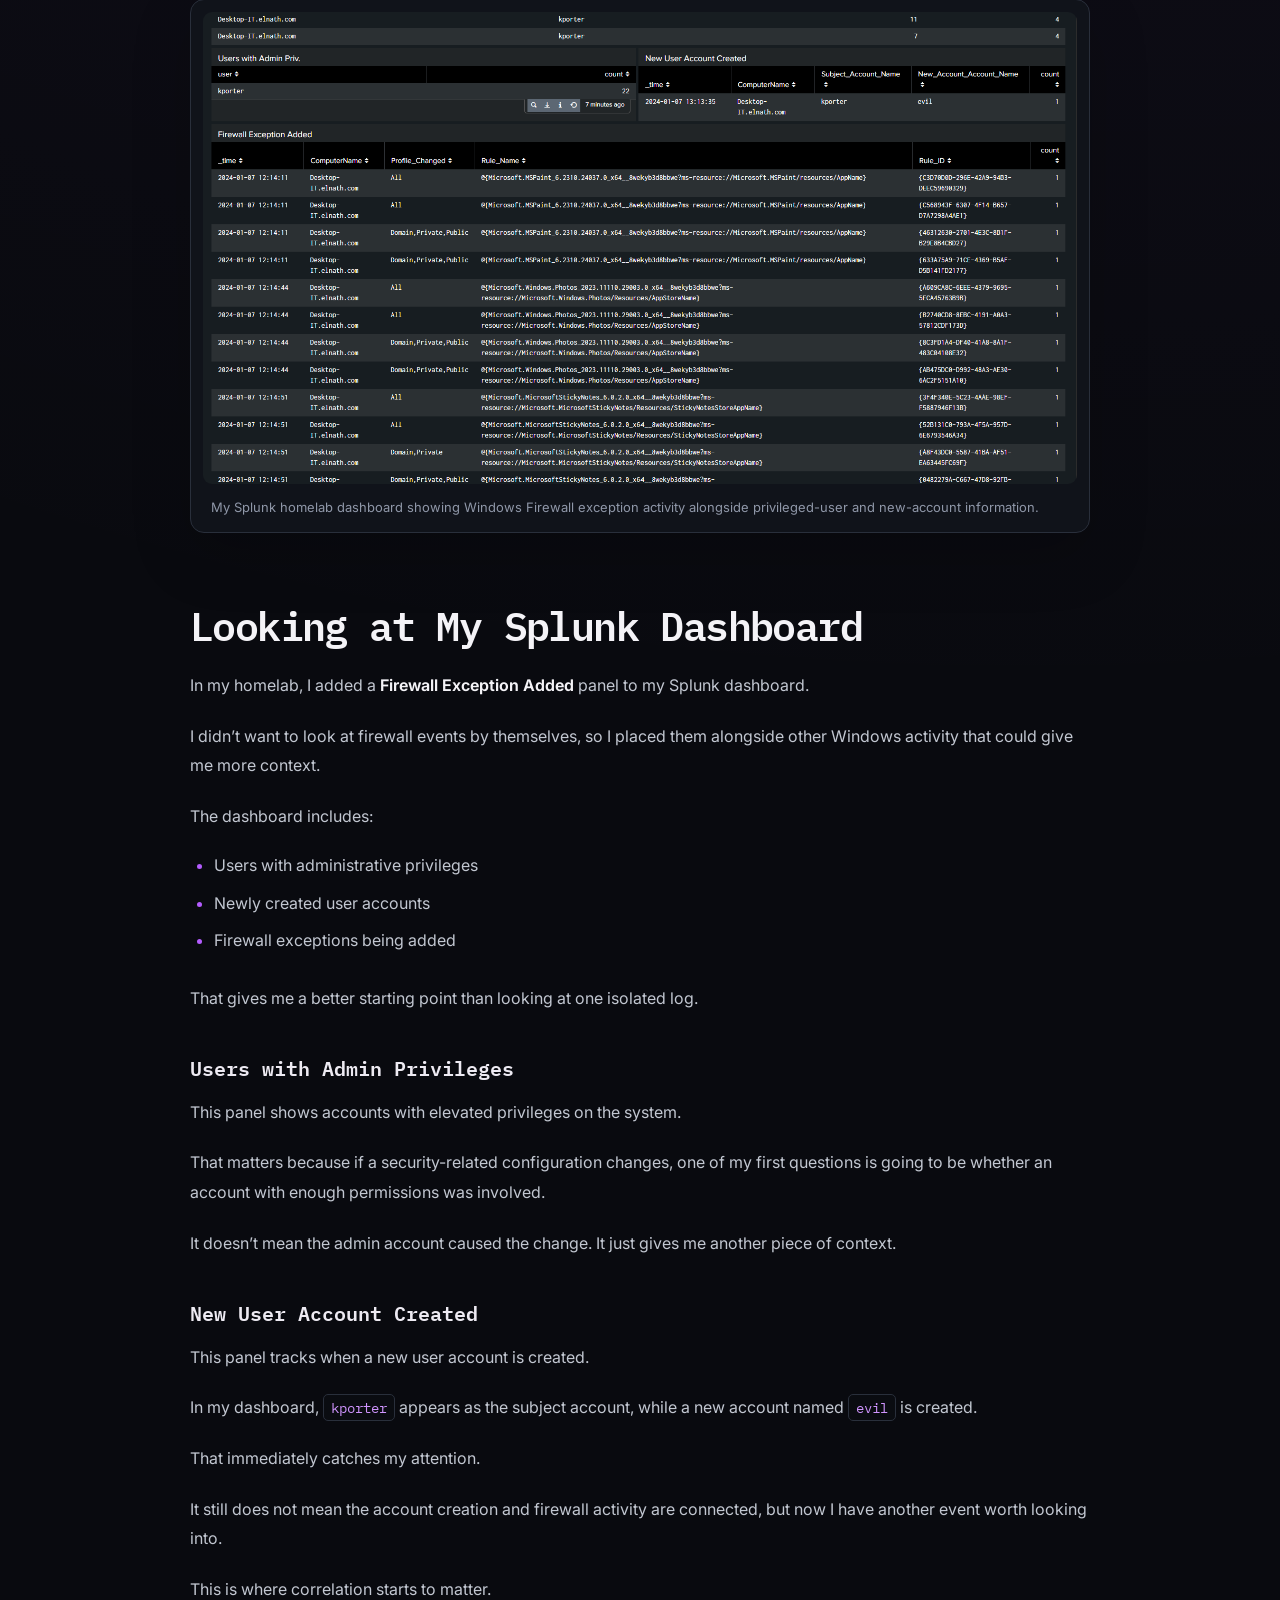
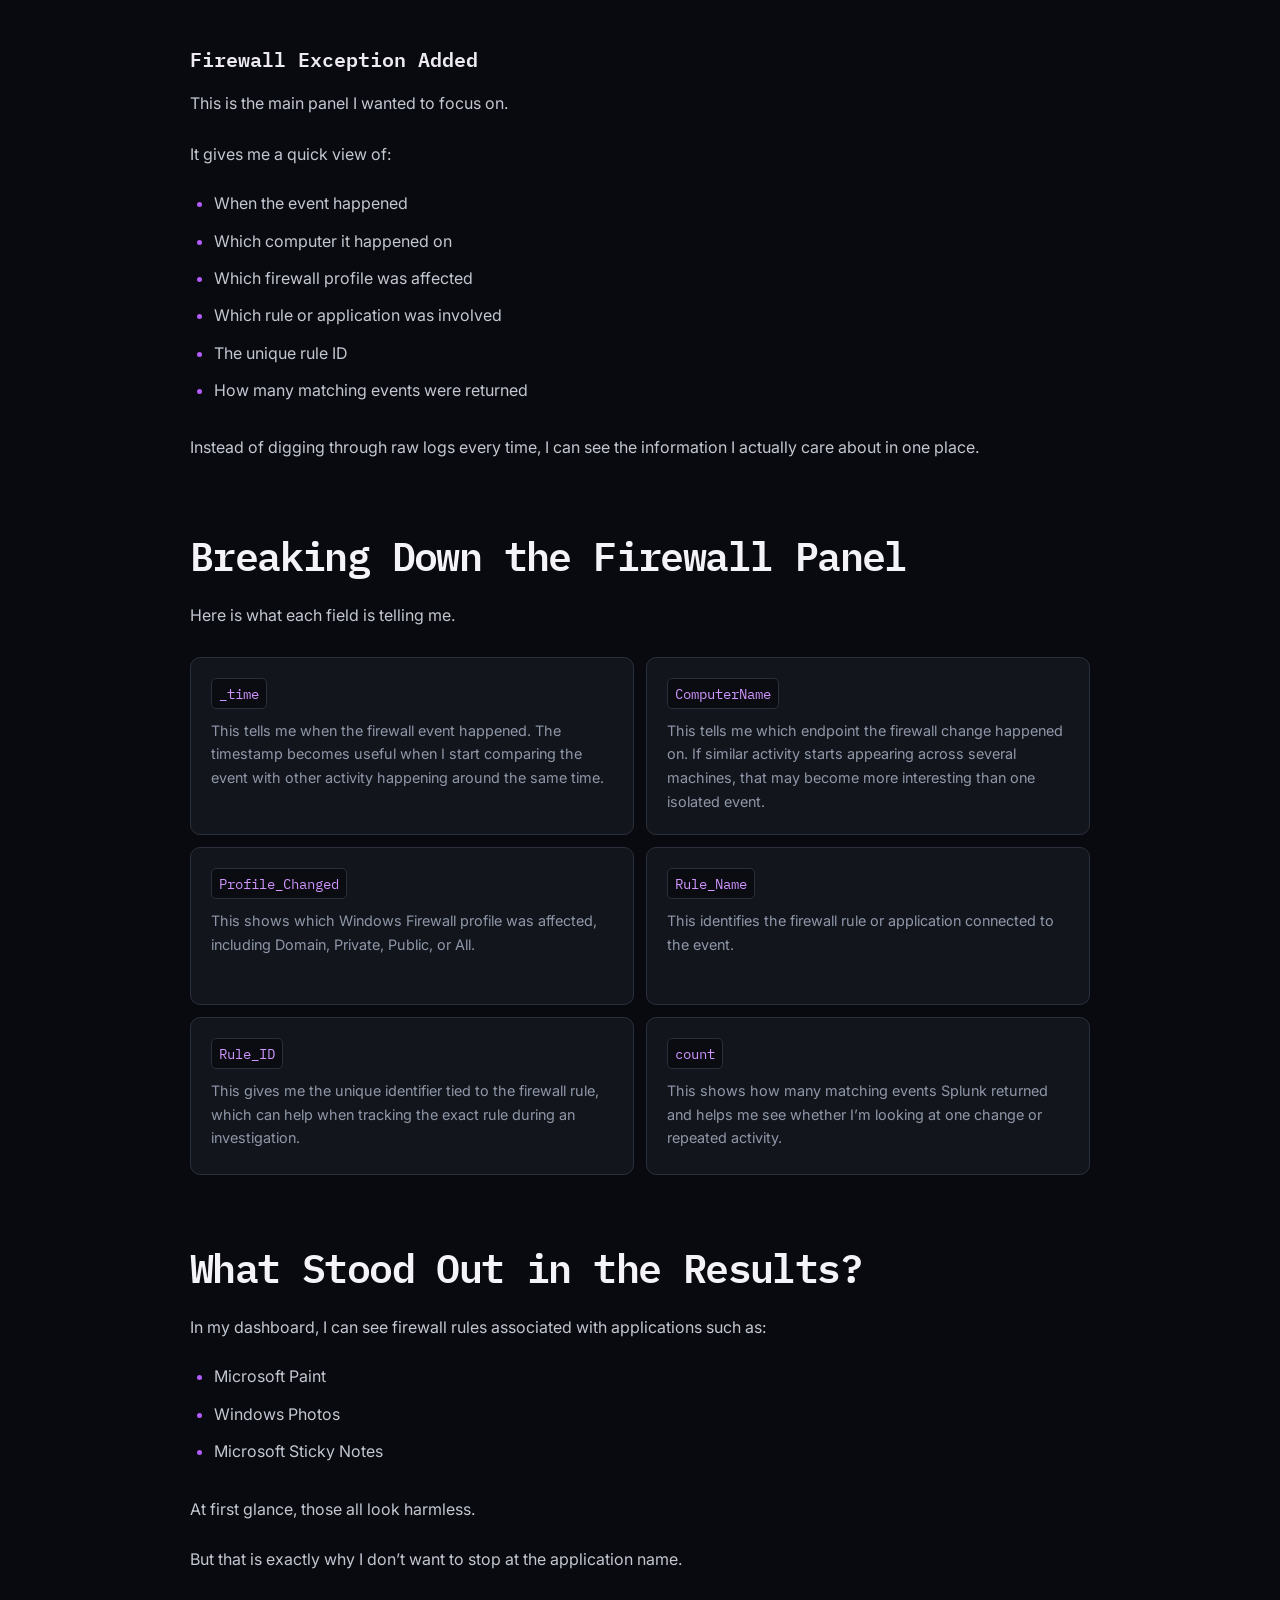
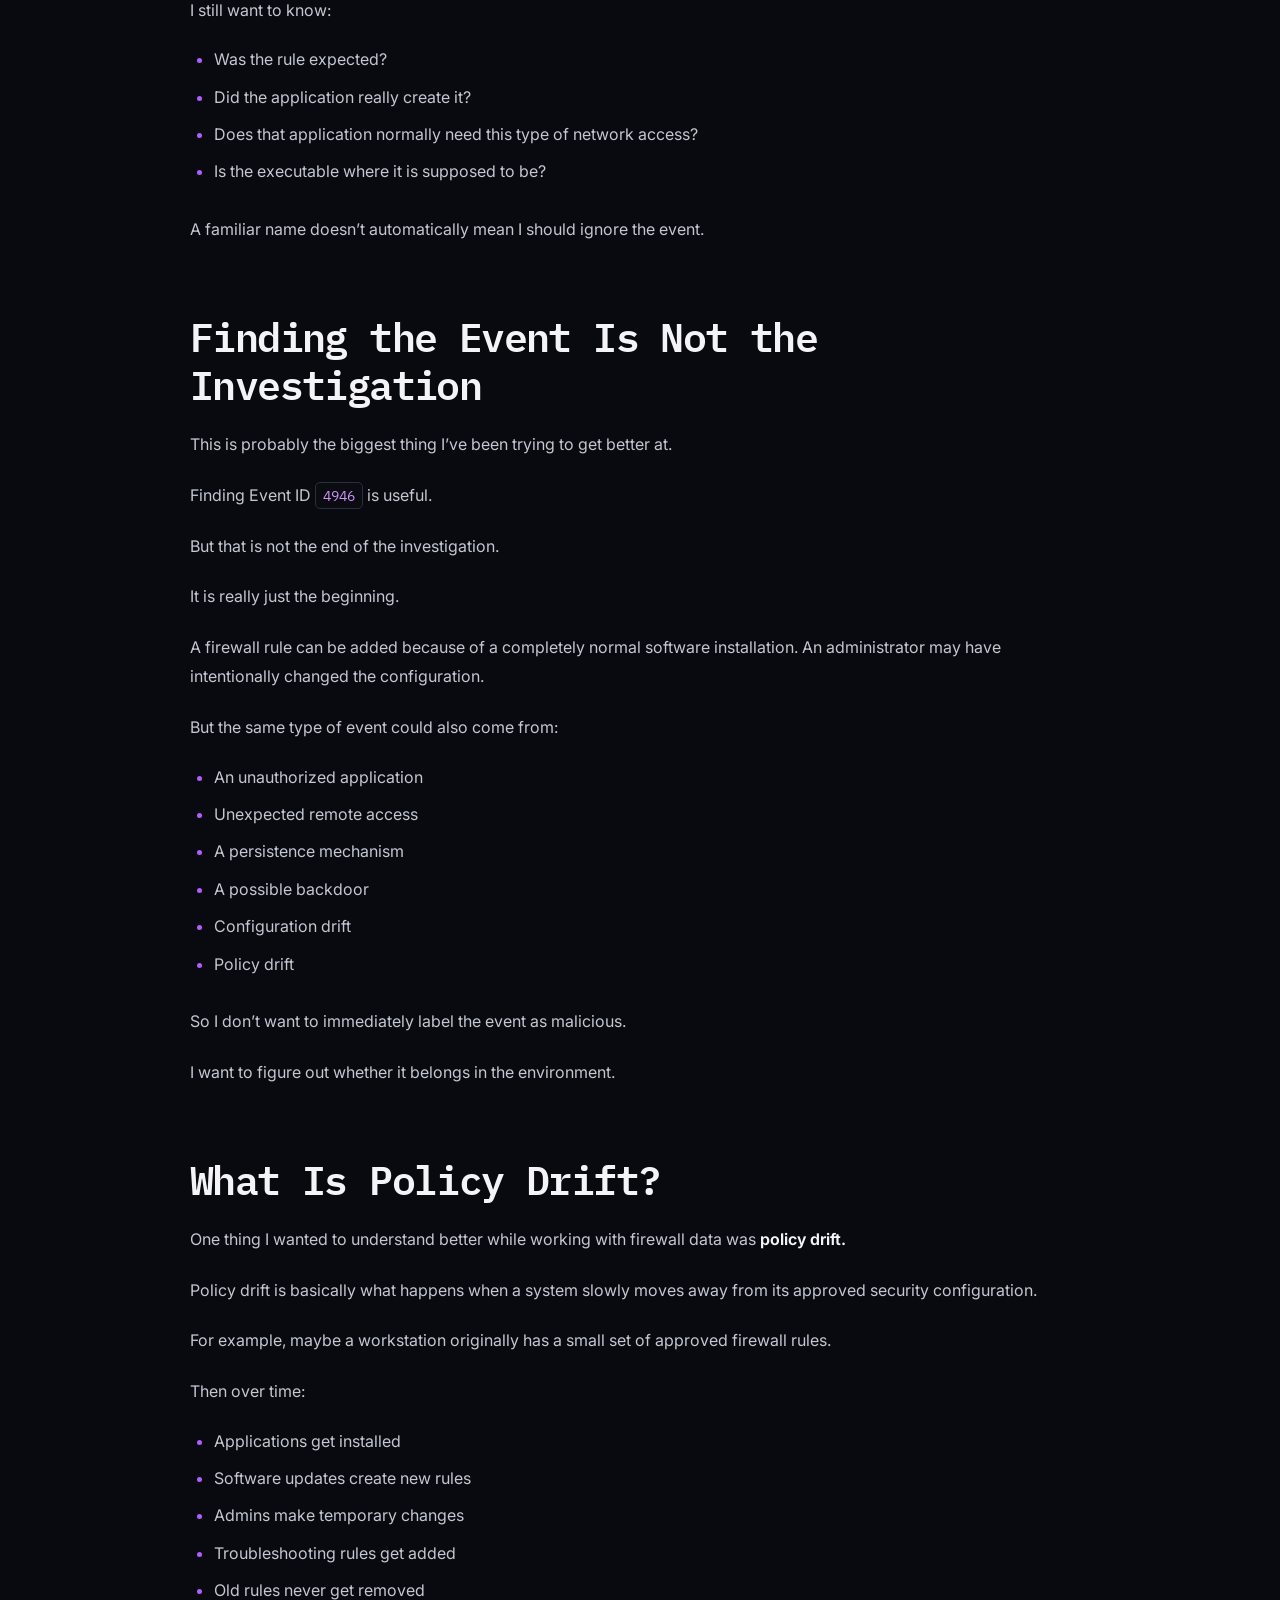
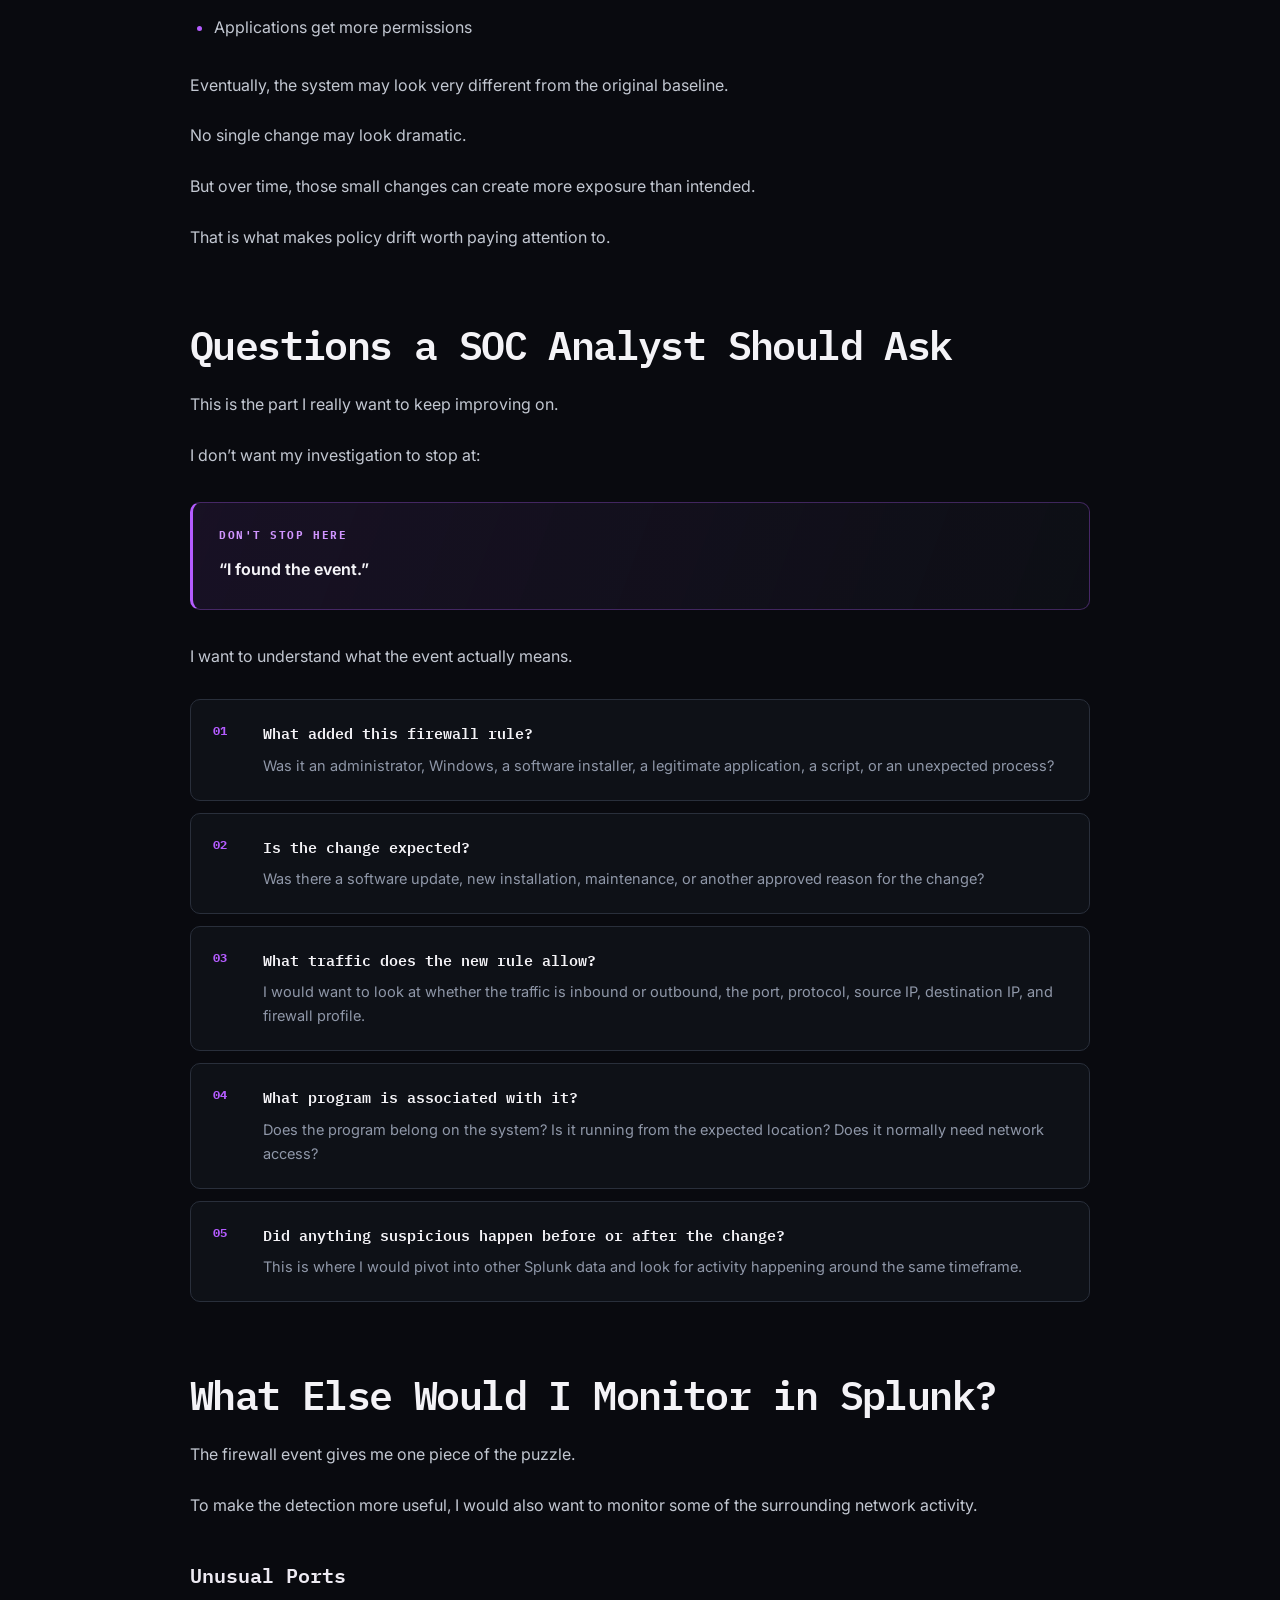
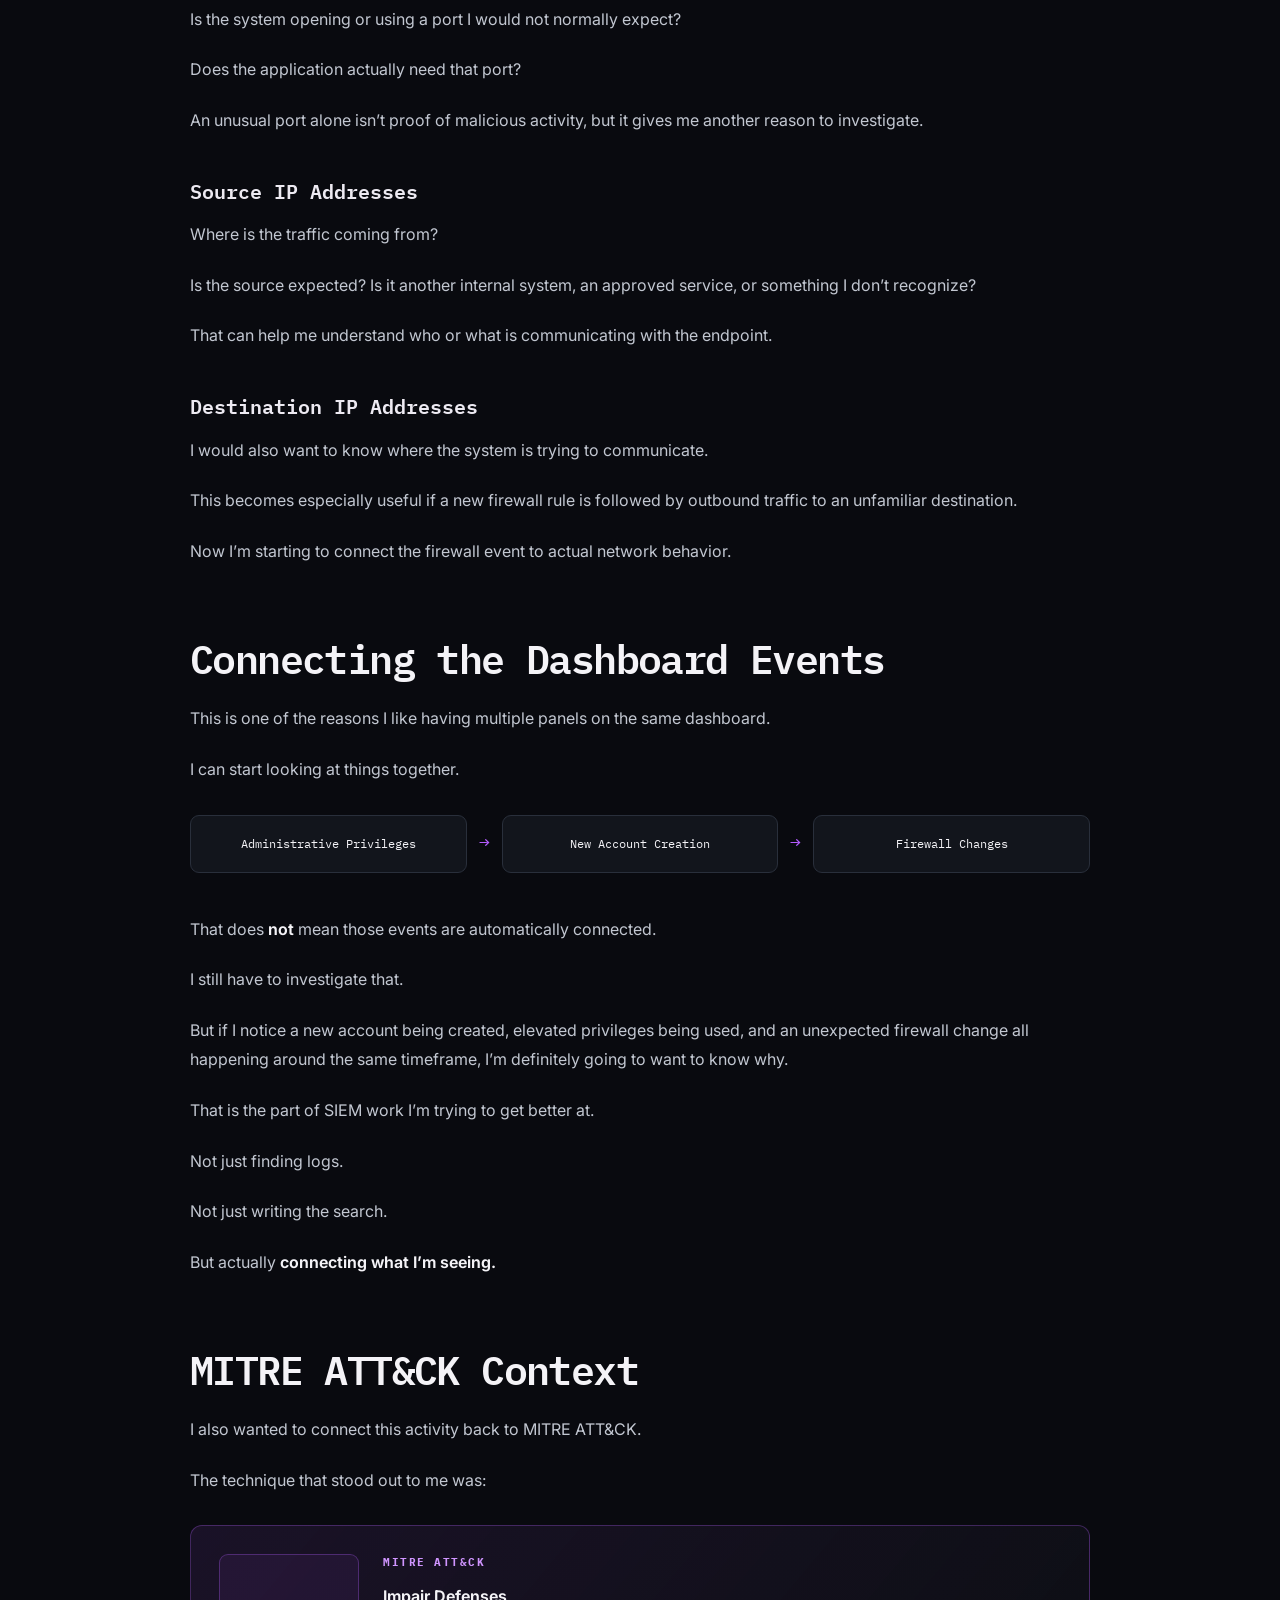
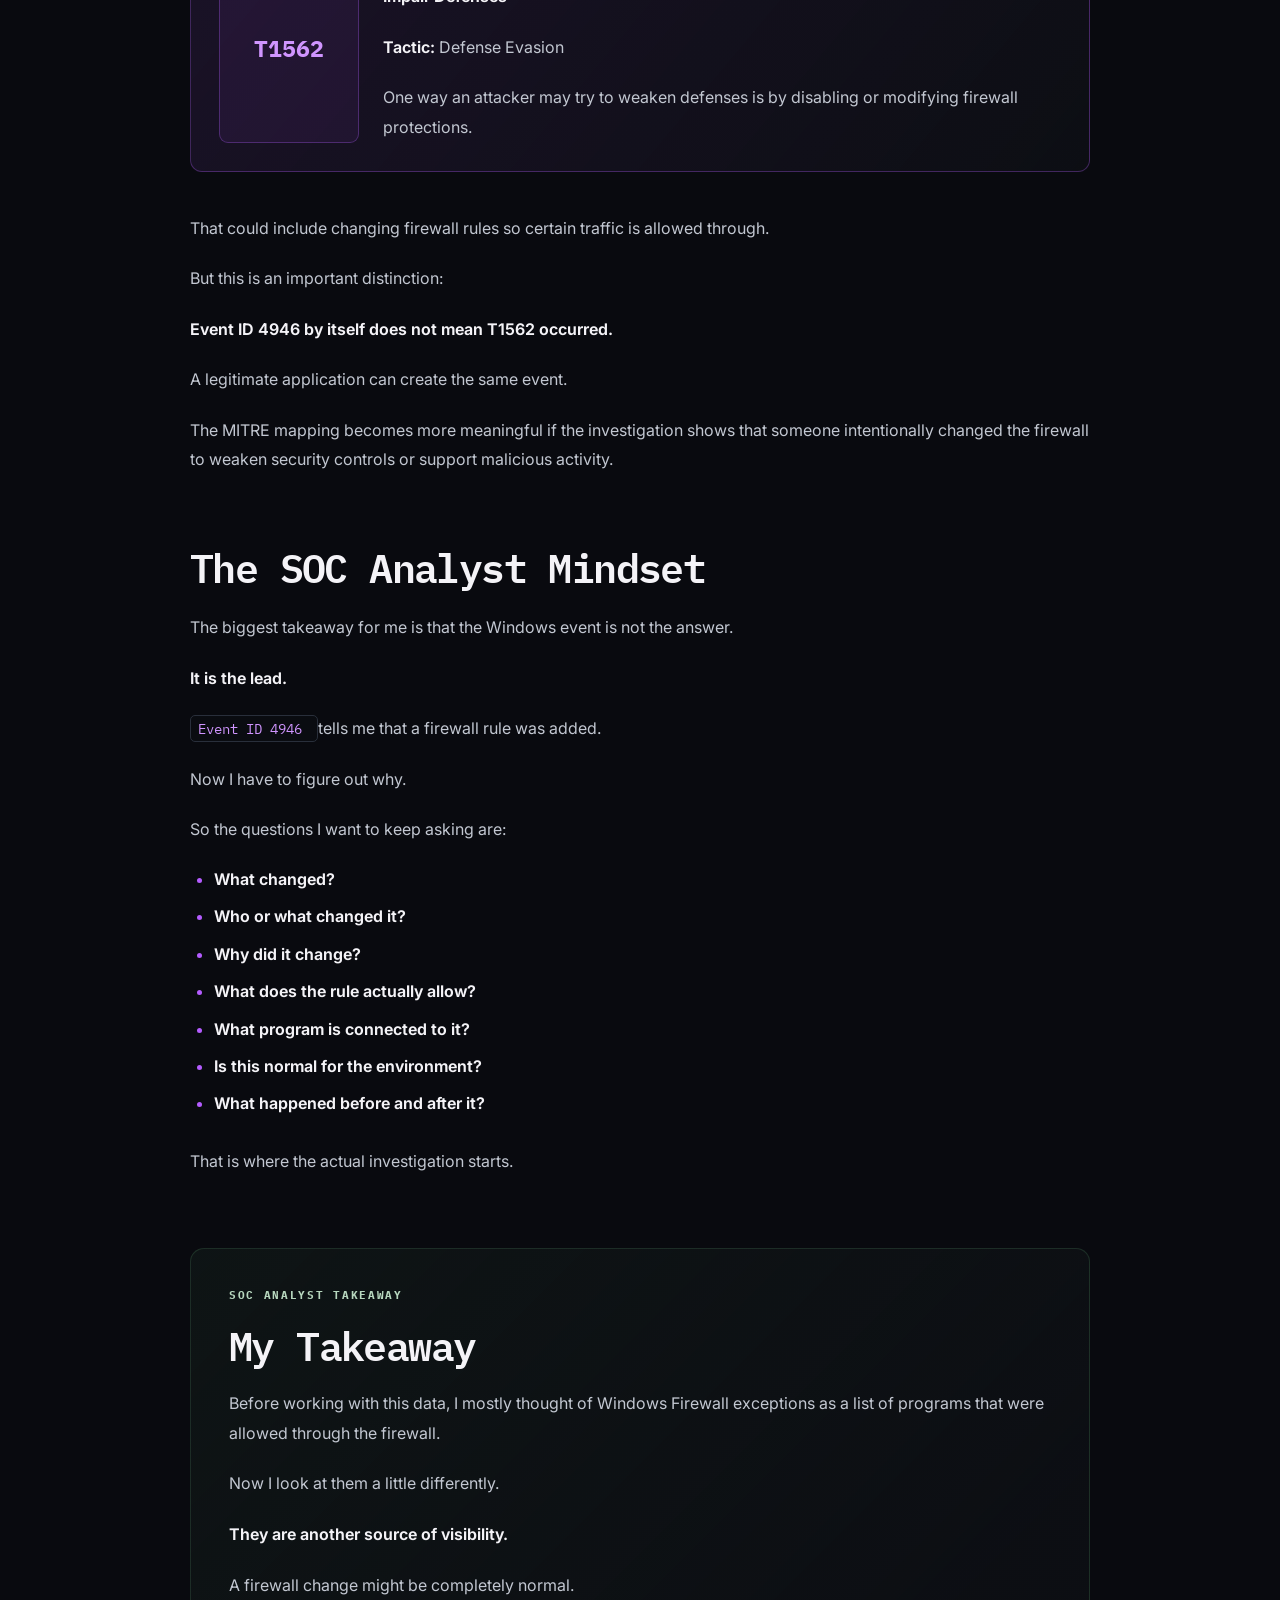
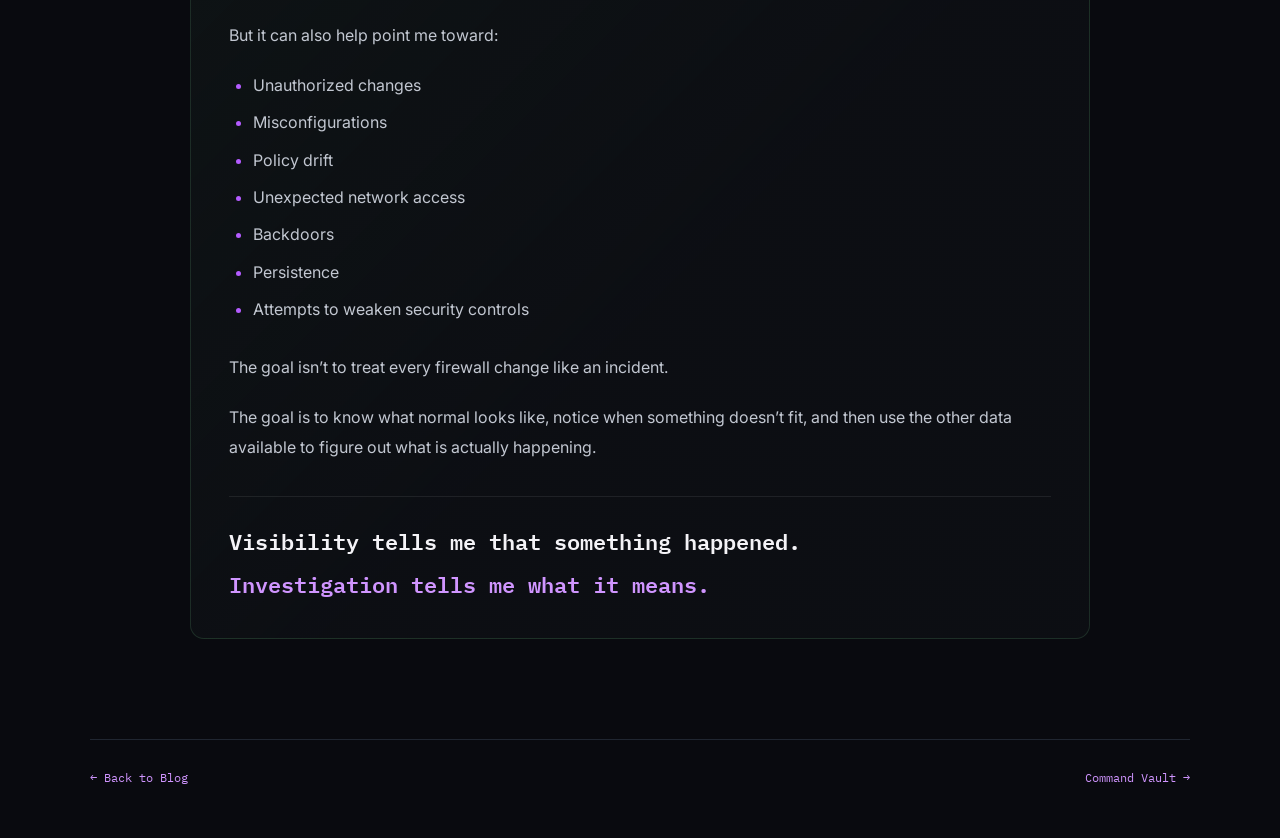
<file: blog/windows-firewall-exceptions.html>
<!DOCTYPE html>
<html lang="en">

<head>
    <meta charset="UTF-8">

    <meta
        name="viewport"
        content="width=device-width, initial-scale=1.0"
    >

    <meta
        name="description"
        content="Understanding Windows Firewall exceptions, approved applications, policy drift, and what firewall changes can tell a SOC analyst."
    >

    <title>Why Windows Firewall Exceptions Matter | cyber.fal</title>


    <!-- =========================================
         CYBER.FAL FONTS
    ========================================== -->

    <link rel="preconnect" href="https://fonts.googleapis.com">
    <link rel="preconnect" href="https://fonts.gstatic.com" crossorigin>

    <link
        href="https://fonts.googleapis.com/css2?family=IBM+Plex+Mono:wght@400;500;600;700&family=Inter:wght@400;500;600;700&display=swap"
        rel="stylesheet"
    >


    <!-- Main site stylesheet -->
    <link rel="stylesheet" href="../style.css">


    <style>

        /* =========================================================
           WINDOWS FIREWALL ARTICLE
           cyber.fal
        ========================================================= */

        :root {

            /* Fonts */
            --font-mono: "IBM Plex Mono", monospace;
            --font-body: "Inter", sans-serif;

            /* Backgrounds */
            --fw-bg: #0d0f13;
            --fw-bg-soft: #11141b;
            --fw-card: #12151c;
            --fw-card-hover: #151923;

            /* Borders */
            --fw-border: #292f3b;
            --fw-border-soft: #202631;

            /* Text */
            --fw-text: #f4f3f7;
            --fw-body: #c2c7d1;
            --fw-muted: #8f97a8;
            --fw-faint: #626b7c;

            /* Purple */
            --fw-purple: #b45cff;
            --fw-purple-light: #d095ff;
            --fw-purple-soft: rgba(180, 92, 255, 0.10);
            --fw-purple-border: rgba(180, 92, 255, 0.30);

            /* Green */
            --fw-green-soft: rgba(95, 180, 116, 0.08);

            --fw-radius: 14px;
        }


        /* =========================================================
           BASE PAGE
        ========================================================= */

        html {
            scroll-behavior: smooth;
        }

        body {
            margin: 0;

            background:
                radial-gradient(
                    circle at 82% 5%,
                    rgba(120, 60, 190, 0.10),
                    transparent 25%
                ),
                var(--fw-bg);

            color: var(--fw-body);

            font-family: var(--font-body);
        }


        /* =========================================================
           NAVIGATION
        ========================================================= */

        .fw-nav {
            position: relative;
            z-index: 10;

            display: flex;
            align-items: center;
            justify-content: space-between;

            gap: 30px;

            width: calc(100% - 40px);
            max-width: 1180px;

            margin: 0 auto;
            padding: 24px 0;

            border-bottom: 1px solid var(--fw-border-soft);
        }


        .fw-logo {
            color: var(--fw-text);
            text-decoration: none;

            font-family: var(--font-mono);
            font-size: 1rem;
            font-weight: 700;
            letter-spacing: -0.02em;
        }


        .fw-logo span {
            color: var(--fw-purple);
        }


        .fw-nav-links {
            display: flex;
            align-items: center;
            flex-wrap: wrap;

            gap: 22px;
        }


        .fw-nav-links a {
            color: var(--fw-muted);
            text-decoration: none;

            font-family: var(--font-mono);
            font-size: 0.78rem;

            transition:
                color 0.2s ease,
                transform 0.2s ease;
        }


        .fw-nav-links a:hover {
            color: var(--fw-purple-light);
        }


        /* =========================================================
           ARTICLE WRAPPER
        ========================================================= */

        .fw-page {
            width: calc(100% - 40px);
            max-width: 1100px;

            margin: 0 auto;
            padding: 54px 0 100px;
        }


        .fw-back {
            display: inline-flex;
            align-items: center;

            gap: 8px;

            margin-bottom: 34px;

            color: var(--fw-muted);
            text-decoration: none;

            font-family: var(--font-mono);
            font-size: 0.78rem;

            transition:
                color 0.2s ease,
                transform 0.2s ease;
        }


        .fw-back:hover {
            color: var(--fw-purple-light);
            transform: translateX(-3px);
        }


        /* =========================================================
           HERO
        ========================================================= */

        .fw-hero {
            position: relative;

            overflow: hidden;

            padding: 58px 58px 54px;

            border: 1px solid var(--fw-border);
            border-radius: 18px;

            background:
                linear-gradient(
                    130deg,
                    rgba(10, 12, 18, 0.98) 0%,
                    rgba(14, 15, 23, 0.98) 55%,
                    rgba(31, 20, 45, 0.92) 100%
                );

            box-shadow:
                0 24px 70px rgba(0, 0, 0, 0.22);
        }


        .fw-hero::after {
            content: "";

            position: absolute;

            top: -120px;
            right: -100px;

            width: 340px;
            height: 340px;

            background: rgba(168, 85, 247, 0.10);

            filter: blur(80px);

            border-radius: 50%;

            pointer-events: none;
        }


        .fw-kicker {
            position: relative;
            z-index: 2;

            margin: 0 0 20px;

            color: var(--fw-purple-light);

            font-family: var(--font-mono);
            font-size: 0.75rem;
            font-weight: 700;

            letter-spacing: 0.18em;
            text-transform: uppercase;
        }


        .fw-title {
            position: relative;
            z-index: 2;

            max-width: 900px;

            margin: 0;

            color: var(--fw-text);

            font-family: var(--font-mono);

            font-size: clamp(2.7rem, 6vw, 4.7rem);
            font-weight: 600;

            line-height: 1.08;

            letter-spacing: -0.055em;
        }


        .fw-subtitle {
            position: relative;
            z-index: 2;

            max-width: 760px;

            margin: 28px 0 0;

            color: #b1b7c4;

            font-family: var(--font-body);
            font-size: 1.05rem;

            line-height: 1.8;
        }


        .fw-tags {
            position: relative;
            z-index: 2;

            display: flex;
            flex-wrap: wrap;

            gap: 9px;

            margin-top: 30px;
        }


        .fw-tag {
            padding: 7px 11px;

            border: 1px solid var(--fw-purple-border);
            border-radius: 7px;

            background: rgba(180, 92, 255, 0.06);

            color: var(--fw-purple-light);

            font-family: var(--font-mono);
            font-size: 0.72rem;
        }


        /* =========================================================
           ARTICLE CONTENT
        ========================================================= */

        .fw-content {
            width: 100%;
            max-width: 900px;

            margin: 58px auto 0;
        }


        .fw-content p {
            margin: 0 0 21px;

            color: var(--fw-body);

            font-family: var(--font-body);
            font-size: 1rem;

            line-height: 1.85;
        }


        .fw-content strong {
            color: var(--fw-text);

            font-weight: 650;
        }


        .fw-content h2 {
            margin: 68px 0 22px;

            color: var(--fw-text);

            font-family: var(--font-mono);

            font-size: clamp(1.8rem, 4vw, 2.5rem);
            font-weight: 600;

            line-height: 1.2;

            letter-spacing: -0.04em;
        }


        .fw-content h3 {
            margin: 42px 0 16px;

            color: #edeaf2;

            font-family: var(--font-mono);

            font-size: 1.28rem;
            font-weight: 600;

            line-height: 1.3;
        }


        .fw-content ul {
            margin: 18px 0 30px;
            padding-left: 24px;
        }


        .fw-content li {
            margin-bottom: 11px;

            color: var(--fw-body);

            font-family: var(--font-body);

            line-height: 1.65;
        }


        .fw-content li::marker {
            color: var(--fw-purple);
        }


        .fw-content code {
            padding: 3px 7px;

            border: 1px solid var(--fw-border);
            border-radius: 5px;

            background: #0a0c11;

            color: var(--fw-purple-light);

            font-family: var(--font-mono);
            font-size: 0.9em;
        }


        /* =========================================================
           PURPLE CALLOUT
        ========================================================= */

        .fw-callout {
            margin: 32px 0;

            padding: 24px 26px;

            border: 1px solid var(--fw-purple-border);
            border-left: 3px solid var(--fw-purple);

            border-radius: 10px;

            background:
                linear-gradient(
                    110deg,
                    rgba(180, 92, 255, 0.09),
                    rgba(15, 17, 24, 0.72)
                );
        }


        .fw-callout-label {
            display: block;

            margin-bottom: 10px;

            color: var(--fw-purple-light);

            font-family: var(--font-mono);

            font-size: 0.69rem;
            font-weight: 700;

            letter-spacing: 0.14em;
            text-transform: uppercase;
        }


        .fw-callout p {
            margin: 0;
        }


        /* =========================================================
           SCREENSHOT
        ========================================================= */

        .fw-image {
            margin: 46px 0 60px;

            padding: 12px;

            border: 1px solid var(--fw-border);
            border-radius: 14px;

            background: #10131a;

            overflow: hidden;

            box-shadow:
                0 22px 60px rgba(0, 0, 0, 0.18);
        }


        .fw-image img {
            display: block;

            width: 100%;
            max-width: 100%;

            height: auto;

            border-radius: 9px;
        }


        .fw-image figcaption {
            padding: 13px 8px 3px;

            color: var(--fw-muted);

            font-family: var(--font-body);
            font-size: 0.81rem;

            line-height: 1.55;
        }


        /* =========================================================
           EVENT GRID
        ========================================================= */

        .fw-event-grid {
            display: grid;

            grid-template-columns:
                repeat(2, minmax(0, 1fr));

            gap: 12px;

            margin: 26px 0 34px;
        }


        .fw-event {
            padding: 20px;

            border: 1px solid var(--fw-border);
            border-radius: 10px;

            background: var(--fw-card);
        }


        .fw-event code {
            display: inline-block;

            margin-bottom: 9px;
        }


        .fw-event p {
            margin: 0;

            color: var(--fw-muted);

            font-size: 0.9rem;
            line-height: 1.6;
        }


        /* =========================================================
           FIELD BREAKDOWN
        ========================================================= */

        .fw-fields {
            display: grid;

            grid-template-columns:
                repeat(2, minmax(0, 1fr));

            gap: 12px;

            margin: 26px 0 42px;
        }


        .fw-field {
            min-height: 116px;

            padding: 20px;

            border: 1px solid var(--fw-border);
            border-radius: 10px;

            background: var(--fw-card);

            transition:
                transform 0.2s ease,
                border-color 0.2s ease,
                background 0.2s ease;
        }


        .fw-field:hover {
            transform: translateY(-2px);

            border-color: var(--fw-purple-border);

            background: var(--fw-card-hover);
        }


        .fw-field code {
            display: inline-block;

            margin-bottom: 10px;
        }


        .fw-field p {
            margin: 0;

            color: var(--fw-muted);

            font-size: 0.9rem;

            line-height: 1.65;
        }


        /* =========================================================
           INVESTIGATION QUESTIONS
        ========================================================= */

        .fw-investigation {
            display: grid;

            gap: 12px;

            margin: 28px 0 42px;

            counter-reset: soc-question;
        }


        .fw-question {
            position: relative;

            padding: 22px 24px 22px 72px;

            border: 1px solid var(--fw-border);
            border-radius: 10px;

            background: #0e1117;

            counter-increment: soc-question;
        }


        .fw-question::before {
            content: "0" counter(soc-question);

            position: absolute;

            top: 22px;
            left: 22px;

            color: var(--fw-purple);

            font-family: var(--font-mono);

            font-size: 0.72rem;
            font-weight: 700;
        }


        .fw-question strong {
            display: block;

            margin-bottom: 7px;

            font-family: var(--font-mono);

            font-size: 0.95rem;
            font-weight: 600;
        }


        .fw-question p {
            margin: 0;

            color: var(--fw-muted);

            font-family: var(--font-body);

            font-size: 0.91rem;

            line-height: 1.65;
        }


        /* =========================================================
           CORRELATION FLOW
        ========================================================= */

        .fw-flow {
            display: grid;

            grid-template-columns:
                1fr auto
                1fr auto
                1fr;

            align-items: center;

            gap: 12px;

            margin: 30px 0 42px;
        }


        .fw-flow-box {
            padding: 18px 14px;

            border: 1px solid var(--fw-border);
            border-radius: 9px;

            background: var(--fw-card);

            text-align: center;

            color: var(--fw-text);

            font-family: var(--font-mono);

            font-size: 0.78rem;
        }


        .fw-flow-arrow {
            color: var(--fw-purple);

            font-family: var(--font-mono);

            font-size: 1.1rem;
        }


        /* =========================================================
           MITRE CARD
        ========================================================= */

        .fw-mitre {
            display: grid;

            grid-template-columns: 140px 1fr;

            gap: 24px;

            margin: 30px 0 42px;
            padding: 28px;

            border: 1px solid var(--fw-purple-border);
            border-radius: 12px;

            background:
                linear-gradient(
                    130deg,
                    rgba(180, 92, 255, 0.10),
                    rgba(13, 15, 20, 0.95)
                );
        }


        .fw-mitre-id {
            display: flex;

            align-items: center;
            justify-content: center;

            min-height: 110px;

            border: 1px solid var(--fw-purple-border);
            border-radius: 9px;

            background: rgba(180, 92, 255, 0.07);

            color: var(--fw-purple-light);

            font-family: var(--font-mono);

            font-size: 1.45rem;
            font-weight: 700;
        }


        .fw-mitre-content p:last-child {
            margin-bottom: 0;
        }


        /* =========================================================
           FINAL TAKEAWAY
        ========================================================= */

        .fw-takeaway {
            margin-top: 72px;

            padding: 38px;

            border: 1px solid rgba(100, 180, 120, 0.18);
            border-radius: 14px;

            background:
                linear-gradient(
                    135deg,
                    rgba(58, 105, 70, 0.11),
                    rgba(13, 15, 20, 0.95) 60%
                );
        }


        .fw-takeaway-label {
            display: block;

            margin-bottom: 16px;

            color: #b7d7be;

            font-family: var(--font-mono);

            font-size: 0.70rem;
            font-weight: 700;

            letter-spacing: 0.15em;
            text-transform: uppercase;
        }


        .fw-takeaway h2 {
            margin: 0 0 20px;
        }


        .fw-final-lines {
            margin-top: 34px;
            padding-top: 28px;

            border-top: 1px solid rgba(255, 255, 255, 0.08);
        }


        .fw-final-lines p {
            margin-bottom: 10px;

            color: var(--fw-text);

            font-family: var(--font-mono);

            font-size: clamp(1.05rem, 3vw, 1.35rem);
            font-weight: 600;

            line-height: 1.5;
        }


        .fw-final-lines p:last-child {
            margin-bottom: 0;

            color: var(--fw-purple-light);
        }


        /* =========================================================
           BOTTOM NAV
        ========================================================= */

        .fw-bottom-nav {
            display: flex;

            justify-content: space-between;
            align-items: center;

            gap: 20px;

            width: calc(100% - 40px);
            max-width: 1100px;

            margin: 0 auto;

            padding: 28px 0 50px;

            border-top: 1px solid var(--fw-border-soft);
        }


        .fw-bottom-nav a {
            color: var(--fw-purple-light);
            text-decoration: none;

            font-family: var(--font-mono);

            font-size: 0.76rem;
        }


        /* =========================================================
           RESPONSIVE
        ========================================================= */

        @media (max-width: 800px) {

            .fw-nav-links {
                display: none;
            }


            .fw-page {
                width: calc(100% - 28px);

                padding-top: 34px;
            }


            .fw-hero {
                padding: 40px 26px;
            }


            .fw-content {
                margin-top: 42px;
            }


            .fw-event-grid,
            .fw-fields {
                grid-template-columns: 1fr;
            }


            .fw-flow {
                grid-template-columns: 1fr;
            }


            .fw-flow-arrow {
                text-align: center;

                transform: rotate(90deg);
            }


            .fw-mitre {
                grid-template-columns: 1fr;
            }


            .fw-mitre-id {
                min-height: 78px;
            }


            .fw-takeaway {
                padding: 28px 22px;
            }

        }


        @media (max-width: 520px) {

            .fw-title {
                font-size: 2.45rem;

                line-height: 1.08;
            }


            .fw-content h2 {
                margin-top: 52px;
            }


            .fw-question {
                padding:
                    52px
                    18px
                    20px;
            }


            .fw-question::before {
                top: 18px;
                left: 18px;
            }

        }

    </style>

</head>


<body>


    <!-- =========================================================
         NAVIGATION
    ========================================================== -->

    <nav class="fw-nav">

        <a href="../index.html" class="fw-logo">
            cyber<span>.fal</span>
        </a>


        <div class="fw-nav-links">

            <a href="../index.html">
                Home
            </a>

            <a href="index.html">
                Blog
            </a>

            <a href="../tools.html">
                Tools
            </a>

            <a href="../command-vault.html">
                Command Vault
            </a>

            <a href="../resources.html">
                Resources
            </a>

            <a href="../about.html">
                About
            </a>

        </div>

    </nav>



    <!-- =========================================================
         PAGE
    ========================================================== -->

    <main class="fw-page">


        <a href="index.html" class="fw-back">
            ← Back to Blog
        </a>



        <!-- =====================================================
             HERO
        ====================================================== -->

        <header class="fw-hero">


            <p class="fw-kicker">
                SPLUNK / WINDOWS / SOC
            </p>


            <h1 class="fw-title">
                Why Windows Firewall Exceptions Matter
            </h1>


            <p class="fw-subtitle">
                Understanding approved applications, policy drift,
                and what firewall exceptions can tell a SOC analyst.
            </p>


            <div class="fw-tags">

                <span class="fw-tag">
                    Windows
                </span>

                <span class="fw-tag">
                    Splunk
                </span>

                <span class="fw-tag">
                    Event ID 4946
                </span>

                <span class="fw-tag">
                    Firewall
                </span>

                <span class="fw-tag">
                    SOC Analysis
                </span>

            </div>


        </header>



        <!-- =====================================================
             ARTICLE
        ====================================================== -->

        <article class="fw-content">


            <!-- INTRO -->

            <p>
                When I first started looking at Windows Firewall activity
                in Splunk, I honestly didn’t think much of it.
            </p>


            <p>
                Compared to something like malware execution, suspicious
                logins, or a brand-new user account, a firewall rule being
                added can feel pretty routine.
            </p>


            <p>
                But the more I worked with the data, the more I realized
                that firewall changes can tell you a lot about what’s
                happening on a system.
            </p>


            <p>
                A Windows Firewall exception is basically a rule that allows
                a specific application, service, port, or type of network
                traffic through Windows Firewall under certain conditions.
            </p>


            <p>
                The way I think about it is simple:
                <strong>
                    the firewall is the checkpoint, and the rules decide
                    what gets through.
                </strong>
            </p>


            <p>
                That doesn’t mean every firewall exception is bad. A
                legitimate application may need network access. Windows
                itself may create or modify rules. An administrator may
                also make an approved change.
            </p>


            <p>
                The part that matters from a SOC perspective is figuring
                out whether that change actually makes sense.
            </p>



            <div class="fw-callout">

                <span class="fw-callout-label">
                    The Question
                </span>


                <p>
                    Instead of only asking
                    <strong>
                        “Was a firewall rule added?”
                    </strong>

                    I want to know:

                    <strong>
                        “Why was it added, what does it allow,
                        and should it be there?”
                    </strong>
                </p>

            </div>



            <!-- =================================================
                 WHY SOC CARES
            ================================================== -->

            <h2>
                Why Should a SOC Analyst Care?
            </h2>


            <p>
                Firewall changes can give an analyst visibility into
                what is being allowed to communicate through a system.
            </p>


            <p>
                That can be useful for spotting things like:
            </p>


            <ul>

                <li>
                    Unauthorized access
                </li>

                <li>
                    Unexpected firewall changes
                </li>

                <li>
                    Misconfigurations
                </li>

                <li>
                    Policy violations
                </li>

                <li>
                    Policy drift
                </li>

                <li>
                    Possible lateral movement
                </li>

                <li>
                    Backdoors
                </li>

                <li>
                    Persistence mechanisms
                </li>

                <li>
                    Applications receiving network access they normally
                    should not have
                </li>

            </ul>


            <p>
                The key thing here is that the event itself does not
                automatically mean something malicious happened.
            </p>


            <p>
                A firewall rule could be completely normal.
            </p>


            <p>
                But it could also be the first clue that something needs
                a closer look.
            </p>


            <p>
                Maybe a legitimate program was installed and created its
                own rule.
            </p>


            <p>
                Or maybe an unexpected process added a rule so it could
                communicate with another system.
            </p>


            <p>
                The event may look similar either way.
            </p>


            <p>
                <strong>
                    That is where context becomes important.
                </strong>
            </p>



            <!-- =================================================
                 WINDOWS EVENT ACTIVITY
            ================================================== -->

            <h2>
                Windows Firewall Event Activity
            </h2>


            <p>
                One of the Windows events I focused on while working
                with this data was:
            </p>



            <div class="fw-callout">

                <span class="fw-callout-label">
                    Event ID 4946
                </span>

                <p>
                    <strong>
                        A new rule was added to the Windows Firewall
                        exception list.
                    </strong>
                </p>

            </div>



            <p>
                There are a few related events I also want to keep in mind:
            </p>



            <div class="fw-event-grid">


                <div class="fw-event">

                    <code>
                        4946
                    </code>

                    <p>
                        A firewall rule was added.
                    </p>

                </div>


                <div class="fw-event">

                    <code>
                        4947
                    </code>

                    <p>
                        A firewall rule was modified.
                    </p>

                </div>


                <div class="fw-event">

                    <code>
                        4948
                    </code>

                    <p>
                        A firewall rule was deleted.
                    </p>

                </div>


                <div class="fw-event">

                    <code>
                        4950
                    </code>

                    <p>
                        A Windows Firewall setting changed.
                    </p>

                </div>


            </div>



            <p>
                In Splunk, this type of Windows event data may be brought
                in using a Windows Event Log source type such as
                <code>XmlWinEventLog</code>.
            </p>


            <p>
                What I like about looking at these events in Splunk is that
                I’m not just seeing what the firewall configuration looks
                like right now.
            </p>


            <p>
                I can actually see
                <strong>
                    when things changed.
                </strong>
            </p>


            <p>
                That gives me something to investigate.
            </p>



            <!-- =================================================
                 DASHBOARD SCREENSHOT
            ================================================== -->

            <figure class="fw-image">


                <img
                    src="images/windows-firewall-dashboard.png"
                    alt="Splunk dashboard showing Windows Firewall exception activity, users with administrative privileges, and a newly created user account"
                    loading="lazy"
                >


                <figcaption>
                    My Splunk homelab dashboard showing Windows Firewall
                    exception activity alongside privileged-user and
                    new-account information.
                </figcaption>


            </figure>



            <!-- =================================================
                 DASHBOARD
            ================================================== -->

            <h2>
                Looking at My Splunk Dashboard
            </h2>


            <p>
                In my homelab, I added a
                <strong>
                    Firewall Exception Added
                </strong>
                panel to my Splunk dashboard.
            </p>


            <p>
                I didn’t want to look at firewall events by themselves,
                so I placed them alongside other Windows activity that
                could give me more context.
            </p>


            <p>
                The dashboard includes:
            </p>


            <ul>

                <li>
                    Users with administrative privileges
                </li>

                <li>
                    Newly created user accounts
                </li>

                <li>
                    Firewall exceptions being added
                </li>

            </ul>


            <p>
                That gives me a better starting point than looking at
                one isolated log.
            </p>



            <!-- ADMIN PRIVILEGES -->

            <h3>
                Users with Admin Privileges
            </h3>


            <p>
                This panel shows accounts with elevated privileges on
                the system.
            </p>


            <p>
                That matters because if a security-related configuration
                changes, one of my first questions is going to be whether
                an account with enough permissions was involved.
            </p>


            <p>
                It doesn’t mean the admin account caused the change.
                It just gives me another piece of context.
            </p>



            <!-- NEW ACCOUNT -->

            <h3>
                New User Account Created
            </h3>


            <p>
                This panel tracks when a new user account is created.
            </p>


            <p>
                In my dashboard,
                <code>kporter</code>
                appears as the subject account, while a new account named
                <code>evil</code>
                is created.
            </p>


            <p>
                That immediately catches my attention.
            </p>


            <p>
                It still does not mean the account creation and firewall
                activity are connected, but now I have another event
                worth looking into.
            </p>


            <p>
                This is where correlation starts to matter.
            </p>



            <!-- FIREWALL PANEL -->

            <h3>
                Firewall Exception Added
            </h3>


            <p>
                This is the main panel I wanted to focus on.
            </p>


            <p>
                It gives me a quick view of:
            </p>


            <ul>

                <li>
                    When the event happened
                </li>

                <li>
                    Which computer it happened on
                </li>

                <li>
                    Which firewall profile was affected
                </li>

                <li>
                    Which rule or application was involved
                </li>

                <li>
                    The unique rule ID
                </li>

                <li>
                    How many matching events were returned
                </li>

            </ul>


            <p>
                Instead of digging through raw logs every time, I can
                see the information I actually care about in one place.
            </p>



            <!-- =================================================
                 FIELD BREAKDOWN
            ================================================== -->

            <h2>
                Breaking Down the Firewall Panel
            </h2>


            <p>
                Here is what each field is telling me.
            </p>



            <div class="fw-fields">


                <div class="fw-field">

                    <code>
                        _time
                    </code>

                    <p>
                        This tells me when the firewall event happened.
                        The timestamp becomes useful when I start comparing
                        the event with other activity happening around
                        the same time.
                    </p>

                </div>


                <div class="fw-field">

                    <code>
                        ComputerName
                    </code>

                    <p>
                        This tells me which endpoint the firewall change
                        happened on. If similar activity starts appearing
                        across several machines, that may become more
                        interesting than one isolated event.
                    </p>

                </div>


                <div class="fw-field">

                    <code>
                        Profile_Changed
                    </code>

                    <p>
                        This shows which Windows Firewall profile was
                        affected, including Domain, Private, Public,
                        or All.
                    </p>

                </div>


                <div class="fw-field">

                    <code>
                        Rule_Name
                    </code>

                    <p>
                        This identifies the firewall rule or application
                        connected to the event.
                    </p>

                </div>


                <div class="fw-field">

                    <code>
                        Rule_ID
                    </code>

                    <p>
                        This gives me the unique identifier tied to the
                        firewall rule, which can help when tracking the
                        exact rule during an investigation.
                    </p>

                </div>


                <div class="fw-field">

                    <code>
                        count
                    </code>

                    <p>
                        This shows how many matching events Splunk returned
                        and helps me see whether I’m looking at one change
                        or repeated activity.
                    </p>

                </div>


            </div>



            <!-- =================================================
                 RESULTS
            ================================================== -->

            <h2>
                What Stood Out in the Results?
            </h2>


            <p>
                In my dashboard, I can see firewall rules associated
                with applications such as:
            </p>


            <ul>

                <li>
                    Microsoft Paint
                </li>

                <li>
                    Windows Photos
                </li>

                <li>
                    Microsoft Sticky Notes
                </li>

            </ul>


            <p>
                At first glance, those all look harmless.
            </p>


            <p>
                But that is exactly why I don’t want to stop at the
                application name.
            </p>


            <p>
                I still want to know:
            </p>


            <ul>

                <li>
                    Was the rule expected?
                </li>

                <li>
                    Did the application really create it?
                </li>

                <li>
                    Does that application normally need this type of
                    network access?
                </li>

                <li>
                    Is the executable where it is supposed to be?
                </li>

            </ul>


            <p>
                A familiar name doesn’t automatically mean I should
                ignore the event.
            </p>



            <!-- =================================================
                 INVESTIGATION
            ================================================== -->

            <h2>
                Finding the Event Is Not the Investigation
            </h2>


            <p>
                This is probably the biggest thing I’ve been trying to
                get better at.
            </p>


            <p>
                Finding Event ID
                <code>4946</code>
                is useful.
            </p>


            <p>
                But that is not the end of the investigation.
            </p>


            <p>
                It is really just the beginning.
            </p>


            <p>
                A firewall rule can be added because of a completely
                normal software installation. An administrator may have
                intentionally changed the configuration.
            </p>


            <p>
                But the same type of event could also come from:
            </p>


            <ul>

                <li>
                    An unauthorized application
                </li>

                <li>
                    Unexpected remote access
                </li>

                <li>
                    A persistence mechanism
                </li>

                <li>
                    A possible backdoor
                </li>

                <li>
                    Configuration drift
                </li>

                <li>
                    Policy drift
                </li>

            </ul>


            <p>
                So I don’t want to immediately label the event as malicious.
            </p>


            <p>
                I want to figure out whether it belongs in the environment.
            </p>



            <!-- =================================================
                 POLICY DRIFT
            ================================================== -->

            <h2>
                What Is Policy Drift?
            </h2>


            <p>
                One thing I wanted to understand better while working
                with firewall data was
                <strong>
                    policy drift.
                </strong>
            </p>


            <p>
                Policy drift is basically what happens when a system
                slowly moves away from its approved security configuration.
            </p>


            <p>
                For example, maybe a workstation originally has a small
                set of approved firewall rules.
            </p>


            <p>
                Then over time:
            </p>


            <ul>

                <li>
                    Applications get installed
                </li>

                <li>
                    Software updates create new rules
                </li>

                <li>
                    Admins make temporary changes
                </li>

                <li>
                    Troubleshooting rules get added
                </li>

                <li>
                    Old rules never get removed
                </li>

                <li>
                    Applications get more permissions
                </li>

            </ul>


            <p>
                Eventually, the system may look very different from
                the original baseline.
            </p>


            <p>
                No single change may look dramatic.
            </p>


            <p>
                But over time, those small changes can create more
                exposure than intended.
            </p>


            <p>
                That is what makes policy drift worth paying attention to.
            </p>



            <!-- =================================================
                 SOC QUESTIONS
            ================================================== -->

            <h2>
                Questions a SOC Analyst Should Ask
            </h2>


            <p>
                This is the part I really want to keep improving on.
            </p>


            <p>
                I don’t want my investigation to stop at:
            </p>



            <div class="fw-callout">

                <span class="fw-callout-label">
                    Don't Stop Here
                </span>


                <p>
                    <strong>
                        “I found the event.”
                    </strong>
                </p>

            </div>



            <p>
                I want to understand what the event actually means.
            </p>



            <div class="fw-investigation">


                <div class="fw-question">

                    <strong>
                        What added this firewall rule?
                    </strong>

                    <p>
                        Was it an administrator, Windows, a software
                        installer, a legitimate application, a script,
                        or an unexpected process?
                    </p>

                </div>


                <div class="fw-question">

                    <strong>
                        Is the change expected?
                    </strong>

                    <p>
                        Was there a software update, new installation,
                        maintenance, or another approved reason for
                        the change?
                    </p>

                </div>


                <div class="fw-question">

                    <strong>
                        What traffic does the new rule allow?
                    </strong>

                    <p>
                        I would want to look at whether the traffic is
                        inbound or outbound, the port, protocol, source IP,
                        destination IP, and firewall profile.
                    </p>

                </div>


                <div class="fw-question">

                    <strong>
                        What program is associated with it?
                    </strong>

                    <p>
                        Does the program belong on the system? Is it running
                        from the expected location? Does it normally need
                        network access?
                    </p>

                </div>


                <div class="fw-question">

                    <strong>
                        Did anything suspicious happen before or after
                        the change?
                    </strong>

                    <p>
                        This is where I would pivot into other Splunk data
                        and look for activity happening around the same
                        timeframe.
                    </p>

                </div>


            </div>



            <!-- =================================================
                 OTHER SPLUNK MONITORING
            ================================================== -->

            <h2>
                What Else Would I Monitor in Splunk?
            </h2>


            <p>
                The firewall event gives me one piece of the puzzle.
            </p>


            <p>
                To make the detection more useful, I would also want
                to monitor some of the surrounding network activity.
            </p>



            <h3>
                Unusual Ports
            </h3>


            <p>
                Is the system opening or using a port I would not
                normally expect?
            </p>


            <p>
                Does the application actually need that port?
            </p>


            <p>
                An unusual port alone isn’t proof of malicious activity,
                but it gives me another reason to investigate.
            </p>



            <h3>
                Source IP Addresses
            </h3>


            <p>
                Where is the traffic coming from?
            </p>


            <p>
                Is the source expected? Is it another internal system,
                an approved service, or something I don’t recognize?
            </p>


            <p>
                That can help me understand who or what is communicating
                with the endpoint.
            </p>



            <h3>
                Destination IP Addresses
            </h3>


            <p>
                I would also want to know where the system is trying
                to communicate.
            </p>


            <p>
                This becomes especially useful if a new firewall rule
                is followed by outbound traffic to an unfamiliar
                destination.
            </p>


            <p>
                Now I’m starting to connect the firewall event to actual
                network behavior.
            </p>



            <!-- =================================================
                 CORRELATION
            ================================================== -->

            <h2>
                Connecting the Dashboard Events
            </h2>


            <p>
                This is one of the reasons I like having multiple
                panels on the same dashboard.
            </p>


            <p>
                I can start looking at things together.
            </p>



            <div class="fw-flow">


                <div class="fw-flow-box">
                    Administrative Privileges
                </div>


                <div class="fw-flow-arrow">
                    →
                </div>


                <div class="fw-flow-box">
                    New Account Creation
                </div>


                <div class="fw-flow-arrow">
                    →
                </div>


                <div class="fw-flow-box">
                    Firewall Changes
                </div>


            </div>



            <p>
                That does
                <strong>
                    not
                </strong>
                mean those events are automatically connected.
            </p>


            <p>
                I still have to investigate that.
            </p>


            <p>
                But if I notice a new account being created, elevated
                privileges being used, and an unexpected firewall change
                all happening around the same timeframe, I’m definitely
                going to want to know why.
            </p>


            <p>
                That is the part of SIEM work I’m trying to get better at.
            </p>


            <p>
                Not just finding logs.
            </p>


            <p>
                Not just writing the search.
            </p>


            <p>
                But actually
                <strong>
                    connecting what I’m seeing.
                </strong>
            </p>



            <!-- =================================================
                 MITRE
            ================================================== -->

            <h2>
                MITRE ATT&amp;CK Context
            </h2>


            <p>
                I also wanted to connect this activity back to
                MITRE ATT&amp;CK.
            </p>


            <p>
                The technique that stood out to me was:
            </p>



            <div class="fw-mitre">


                <div class="fw-mitre-id">
                    T1562
                </div>


                <div class="fw-mitre-content">


                    <span class="fw-callout-label">
                        MITRE ATT&amp;CK
                    </span>


                    <p>
                        <strong>
                            Impair Defenses
                        </strong>
                    </p>


                    <p>
                        <strong>
                            Tactic:
                        </strong>

                        Defense Evasion
                    </p>


                    <p>
                        One way an attacker may try to weaken defenses
                        is by disabling or modifying firewall protections.
                    </p>


                </div>


            </div>



            <p>
                That could include changing firewall rules so certain
                traffic is allowed through.
            </p>


            <p>
                But this is an important distinction:
            </p>


            <p>
                <strong>
                    Event ID 4946 by itself does not mean T1562 occurred.
                </strong>
            </p>


            <p>
                A legitimate application can create the same event.
            </p>


            <p>
                The MITRE mapping becomes more meaningful if the
                investigation shows that someone intentionally changed
                the firewall to weaken security controls or support
                malicious activity.
            </p>



            <!-- =================================================
                 SOC MINDSET
            ================================================== -->

            <h2>
                The SOC Analyst Mindset
            </h2>


            <p>
                The biggest takeaway for me is that the Windows event
                is not the answer.
            </p>


            <p>
                <strong>
                    It is the lead.
                </strong>
            </p>


            <p>
                <code>
                    Event ID 4946
                </code>

                tells me that a firewall rule was added.
            </p>


            <p>
                Now I have to figure out why.
            </p>


            <p>
                So the questions I want to keep asking are:
            </p>


            <ul>

                <li>
                    <strong>
                        What changed?
                    </strong>
                </li>

                <li>
                    <strong>
                        Who or what changed it?
                    </strong>
                </li>

                <li>
                    <strong>
                        Why did it change?
                    </strong>
                </li>

                <li>
                    <strong>
                        What does the rule actually allow?
                    </strong>
                </li>

                <li>
                    <strong>
                        What program is connected to it?
                    </strong>
                </li>

                <li>
                    <strong>
                        Is this normal for the environment?
                    </strong>
                </li>

                <li>
                    <strong>
                        What happened before and after it?
                    </strong>
                </li>

            </ul>


            <p>
                That is where the actual investigation starts.
            </p>



            <!-- =================================================
                 FINAL TAKEAWAY
            ================================================== -->

            <section class="fw-takeaway">


                <span class="fw-takeaway-label">
                    SOC Analyst Takeaway
                </span>


                <h2>
                    My Takeaway
                </h2>


                <p>
                    Before working with this data, I mostly thought of
                    Windows Firewall exceptions as a list of programs
                    that were allowed through the firewall.
                </p>


                <p>
                    Now I look at them a little differently.
                </p>


                <p>
                    <strong>
                        They are another source of visibility.
                    </strong>
                </p>


                <p>
                    A firewall change might be completely normal.
                </p>


                <p>
                    But it can also help point me toward:
                </p>


                <ul>

                    <li>
                        Unauthorized changes
                    </li>

                    <li>
                        Misconfigurations
                    </li>

                    <li>
                        Policy drift
                    </li>

                    <li>
                        Unexpected network access
                    </li>

                    <li>
                        Backdoors
                    </li>

                    <li>
                        Persistence
                    </li>

                    <li>
                        Attempts to weaken security controls
                    </li>

                </ul>


                <p>
                    The goal isn’t to treat every firewall change like
                    an incident.
                </p>


                <p>
                    The goal is to know what normal looks like, notice
                    when something doesn’t fit, and then use the other
                    data available to figure out what is actually happening.
                </p>



                <div class="fw-final-lines">


                    <p>
                        Visibility tells me that something happened.
                    </p>


                    <p>
                        Investigation tells me what it means.
                    </p>


                </div>


            </section>


        </article>


    </main>



    <!-- =========================================================
         BOTTOM NAV
    ========================================================== -->

    <div class="fw-bottom-nav">


        <a href="index.html">
            ← Back to Blog
        </a>


        <a href="../command-vault.html">
            Command Vault →
        </a>


    </div>


</body>

</html>
</file>
<file: style.css>
/* =========================================================
CYBER.FAL DESIGN SYSTEM
========================================================= */

 {
--background: #090a0f;
--background-soft: #0d0f15;
--card: #101219;
--card-hover: #151822;

--text: #f4f4f7;
--muted: #999ca8;

--purple: #a855f7;
--purple-light: #c084fc;
--pink: #e879c7;
--green: #56e27d;

--border: #272a34;

--radius: 12px;

}

/* =========================================================
RESET
========================================================= */

{
box-sizing: border-box;
margin: 0;
padding: 0;
}

html {
scroll-behavior: smooth;
}

body {
background:
radial-gradient(
circle at 80% 5%,
rgba(168, 85, 247, 0.10),
transparent 25%
),
var(--background);

color: var(--text);

font-family:
    "Inter",
    sans-serif;

line-height: 1.6;

}

a {
text-decoration: none;
color: inherit;
}

button {
font-family: inherit;
}

/* =========================================================
NAVIGATION
========================================================= */

.navbar {
min-height: 80px;

display: flex;
align-items: center;
justify-content: space-between;

padding:
    15px
    clamp(25px, 5vw, 75px);

border-bottom:
    1px solid var(--border);

position: sticky;
top: 0;

background:
    rgba(9, 10, 15, 0.94);

backdrop-filter: blur(15px);

z-index: 1000;

}

.logo {
font-family:
"JetBrains Mono",
monospace;

font-size: 21px;

font-weight: 700;

display: flex;
flex-wrap: wrap;

max-width: 190px;

}

.logo-symbol {
color: var(--purple);

margin-right: 8px;

}

.logo > span(.logo-symbol) {
color: var(--pink);
}

.logo small {
display: block;

width: 100%;

font-size: 8px;

color: var(--muted);

margin-top: -4px;

letter-spacing: 0.7px;

}

.nav-links {
display: flex;

align-items: center;

gap: 30px;

font-size: 13px;

}

.nav-links a {
color: #dddde5;

transition: 0.2s;

}

.nav-links a,
.nav-links .active {
color: var(--purple-light);
}

.nav-links .active {
border-bottom:
2px solid var(--purple);

padding-bottom: 8px;

}

.nav-social {
display: flex;

gap: 15px;

font-size: 11px;

color: var(--muted);

}

.nav-social a {
color: var(--purple-light);
}

/* =========================================================
HERO
========================================================= */

.hero {
max-width: 1450px;

margin: auto;

min-height: 560px;

padding:
    75px
    clamp(25px, 5vw, 75px);

display: grid;

grid-template-columns:
    1.15fr 0.85fr;

align-items: center;

gap: 80px;

}

.eyebrow {
font-family:
"JetBrains Mono",
monospace;

color: var(--muted);

letter-spacing: 1.5px;

font-size: 12px;

margin-bottom: 18px;

}

.eyebrow::first-letter {
color: var(--purple);
}

.hero h1 {
font-family:
"JetBrains Mono",
monospace;

font-size:
    clamp(45px, 5vw, 74px);

line-height: 1.08;

letter-spacing: -3px;

margin-bottom: 22px;

}

.hero h1 span {
color: var(--pink);
}

.hero .cursor {
color: var(--purple);

animation:
    blink 1s infinite;

}

@keyframes blink {

50% {
    opacity: 0;
}

}

.hero-description {
max-width: 620px;

color: var(--muted);

font-family:
    "JetBrains Mono",
    monospace;

font-size: 15px;

margin-bottom: 22px;

}

/* =========================================================
TAGS
========================================================= */

.skill-tags,
.tags {
display: flex;

flex-wrap: wrap;

gap: 8px;

}

.skill-tags span,
.tags span {
border:
1px solid var(--border);

background:
    rgba(168, 85, 247, 0.06);

color: #dcb8ff;

padding: 6px 11px;

border-radius: 6px;

font-family:
    "JetBrains Mono",
    monospace;

font-size: 10px;

}

/* =========================================================
HERO BUTTONS
========================================================= */

.hero-buttons {
display: flex;

gap: 15px;

margin-top: 30px;

}

.button {
padding: 13px 22px;

border-radius: 7px;

font-family:
    "JetBrains Mono",
    monospace;

font-size: 12px;

transition: 0.25s;

}

.button.primary {
background:
linear-gradient(
135deg,
var(--purple),
var(--pink)
);

color: white;

}

.button.primary {
transform:
translateY(-3px);

box-shadow:
    0 12px 40px
    rgba(168, 85, 247, 0.25);

}

.button.secondary {
border:
1px solid var(--border);
}

.button.secondary {
border-color:
var(--purple);
}

/* =========================================================
TERMINAL
========================================================= */

.terminal {
max-width: 530px;

width: 100%;

border:
    1px solid var(--border);

border-radius: 11px;

background:
    rgba(11, 13, 18, 0.85);

box-shadow:
    0 30px 100px
    rgba(0, 0, 0, 0.35);

overflow: hidden;

}

.terminal-bar {
height: 52px;

border-bottom:
    1px solid var(--border);

display: flex;

align-items: center;

padding: 0 18px;

position: relative;

}

.terminal-bar p {
margin: auto;

font-family:
    "JetBrains Mono",
    monospace;

font-size: 11px;

color: var(--muted);

}

.terminal-dots {
display: flex;

gap: 8px;

position: absolute;

}

.terminal-dots span {
width: 11px;
height: 11px;

border-radius: 50%;

background: #fa5f56;

}

.terminal-dots span(2) {
background: #f6bd3b;
}

.terminal-dots span(3) {
background: #54c45d;
}

.terminal-body {
min-height: 330px;

padding: 25px;

font-family:
    "JetBrains Mono",
    monospace;

color: #b5b7c0;

font-size: 13px;

}

.terminal-command {
color: var(--purple-light);
}

.complete {
color: var(--green);
}

.terminal-cursor {
animation:
blink 1s infinite;
}

/* =========================================================
STATS
========================================================= */

.stats {
max-width: 1375px;

margin:
    0 auto 30px;

border:
    1px solid var(--border);

border-radius: var(--radius);

background:
    var(--background-soft);

display: grid;

grid-template-columns:
    repeat(4, 1fr);

}

.stat {
padding: 24px;

text-align: center;

border-right:
    1px solid var(--border);

display: flex;

flex-direction: column;

}

.stat {
border-right: 0;
}

.stat strong {
font-family:
"JetBrains Mono",
monospace;

color: var(--purple-light);

font-size: 25px;

}

.stat span {
font-size: 12px;

margin-top: 2px;

}

.stat small {
color: var(--muted);

font-size: 9px;

}

/* =========================================================
CONTENT LAYOUT
========================================================= */

.content-layout {
max-width: 1375px;

margin: auto;

padding-bottom: 70px;

display: grid;

grid-template-columns:
    minmax(0, 1fr)
    310px;

gap: 25px;

}

.main-content {
min-width: 0;
}

.section {
margin-bottom: 25px;

border:
    1px solid var(--border);

border-radius:
    var(--radius);

background:
    rgba(13, 15, 21, 0.65);

padding: 18px;

}

.section-heading {
display: flex;

justify-content: space-between;

align-items: center;

margin-bottom: 18px;

}

.section-heading div {
display: flex;

align-items: center;

gap: 8px;

}

.section-heading h2 {
font-size: 14px;

font-weight: 600;

}

.section-heading a {
color: var(--purple-light);

font-family:
    "JetBrains Mono",
    monospace;

font-size: 10px;

}

.section-heading a {
color: var(--pink);
}

.section-icon {
color: var(--purple-light);
}

/* =========================================================
FEATURED LABS CAROUSEL
========================================================= */

.lab-grid {
display: grid;

grid-auto-flow: column;

grid-auto-columns:
    minmax(300px, 32%);

gap: 14px;

overflow-x: auto;
overflow-y: hidden;

padding-bottom: 14px;

scroll-snap-type:
    x mandatory;

scroll-behavior: smooth;

-webkit-overflow-scrolling: touch;

cursor: grab;

scrollbar-width: thin;

scrollbar-color:
    var(--purple)
    var(--card);

}

.lab-grid {
cursor: grabbing;
}

/* Chrome / Edge / Safari */

.lab-grid::-webkit-scrollbar {
height: 8px;
}

.lab-grid::-webkit-scrollbar-track {
background:
var(--card);

border-radius: 20px;

}

.lab-grid::-webkit-scrollbar-thumb {
background:
linear-gradient(
90deg,
var(--purple),
var(--pink)
);

border-radius: 20px;

}

.lab-grid::-webkit-scrollbar-thumb {
background:
var(--pink);
}

/* =========================================================
LAB CARDS
========================================================= */

.lab-card {
scroll-snap-align: start;

position: relative;

display: flex;

flex-direction: column;

min-height: 360px;

background:
    var(--card);

border:
    1px solid var(--border);

border-radius: 9px;

padding: 18px;

transition: 0.25s;

}

.lab-card {
transform:
translateY(-4px);

border-color:
    rgba(168, 85, 247, 0.55);

background:
    var(--card-hover);

}

.new-badge {
position: absolute;

top: 10px;
right: 10px;

background: var(--pink);

color: #111;

font-size: 7px;

font-weight: 700;

padding: 3px 6px;

border-radius: 4px;

}

.lab-icon {
font-size: 25px;

margin-bottom: 10px;

}

.lab-card h3 {
font-family:
"JetBrains Mono",
monospace;

font-size: 13px;

margin-bottom: 10px;

}

.lab-card p {
color: var(--muted);

font-size: 10px;

min-height: 78px;

margin-bottom: 13px;

flex-grow: 1;

}

.lab-card .tags {
margin-top: auto;
}

.tags span {
padding: 4px 7px;

font-size: 8px;

}

.repo-link {
display: inline-block;

margin-top: 20px;

font-family:
    "JetBrains Mono",
    monospace;

font-size: 9px;

color: #d5d6dd;

}

.repo-link {
color:
var(--purple-light);
}

/* =========================================================
HOMEPAGE BLOG
========================================================= */

.blog-list {
display: grid;

gap: 12px;

}

.blog-card {
border:
1px solid var(--border);

border-radius: 8px;

background: var(--card);

padding: 18px;

display: grid;

grid-template-columns:
    60px 1fr;

gap: 15px;

transition:
    0.25s ease;

}

.blog-card {
border-color:
rgba(168, 85, 247, 0.50);

transform:
    translateY(-2px);

}

.blog-number {
font-family:
"JetBrains Mono",
monospace;

font-size: 29px;

color:
    rgba(168, 85, 247, 0.45);

}

.post-category,
.command-category,
.side-label {
font-family:
"JetBrains Mono",
monospace;

color:
    var(--purple-light);

font-size: 8px;

letter-spacing: 1px;

}

.blog-card h3 {
font-size: 13px;

margin: 6px 0;

}

.blog-card p {
color:
var(--muted);

font-size: 10px;

margin-bottom: 8px;

}

.blog-card small {
color: #737683;

font-size: 8px;

}

/* =========================================================
BLOG INDEX PAGE
========================================================= */

.blog-page {
max-width: 1250px;

margin: 0 auto;

padding:
    70px 40px
    90px;

}

.blog-hero {
max-width: 800px;

margin-bottom: 45px;

}

.blog-hero h1 {
font-family:
"JetBrains Mono",
monospace;

font-size:
    clamp(42px, 5vw, 68px);

line-height: 1.1;

letter-spacing: -2px;

margin:
    18px 0 20px;

}

.blog-hero h1 span {
color:
var(--pink);
}

.blog-hero > p {
color:
var(--muted);

font-family:
    "JetBrains Mono",
    monospace;

font-size: 14px;

max-width: 720px;

line-height: 1.8;

}

.blog-library {
display: grid;

gap: 16px;

}

.blog-library .blog-card {
min-height: 190px;

padding: 28px;

border:
    1px solid var(--border);

border-radius: 12px;

background:
    linear-gradient(
        145deg,
        rgba(16, 18, 25, 0.95),
        rgba(12, 13, 19, 0.95)
    );

transition:
    transform 0.25s ease,
    border-color 0.25s ease,
    background 0.25s ease;

}

.blog-library .blog-card {
transform:
translateY(-4px);

border-color:
    rgba(168, 85, 247, 0.55);

background:
    var(--card-hover);

}

.blog-library .blog-number {
font-size: 34px;

color:
    rgba(168, 85, 247, 0.5);

}

.blog-library .blog-card h3 {
font-family:
"JetBrains Mono",
monospace;

font-size: 17px;

margin:
    8px 0 10px;

}

.blog-library .blog-card p {
max-width: 760px;

font-size: 11px;

line-height: 1.8;

margin-bottom: 18px;

}

.blog-library .blog-card a {
display: inline-block;

color:
    var(--purple-light);

font-family:
    "JetBrains Mono",
    monospace;

font-size: 11px;

transition: 0.2s;

}

.blog-library .blog-card a {
color:
var(--pink);

transform:
    translateX(4px);

}

/* =========================================================
COMMAND VAULT
========================================================= */

.command-list {
display: grid;

gap: 9px;

}

.command-card {
background:
var(--card);

border:
    1px solid var(--border);

border-radius: 8px;

padding: 14px;

display: flex;

justify-content: space-between;

align-items: center;

gap: 20px;

}

.command-card code {
display: block;

white-space: pre-line;

margin-top: 6px;

font-family:
    "JetBrains Mono",
    monospace;

color: #d7d7df;

font-size: 10px;

}

.copy-button {
background:
rgba(168, 85, 247, 0.13);

border:
    1px solid
    rgba(168, 85, 247, 0.22);

color:
    var(--purple-light);

padding: 7px 11px;

border-radius: 6px;

cursor: pointer;

font-size: 9px;

}

.copy-button {
background:
rgba(168, 85, 247, 0.22);
}

/* =========================================================
OPEN SOURCE TOOLS
========================================================= */

.tool-grid {
display: grid;

grid-template-columns:
    repeat(2, 1fr);

gap: 9px;

}

.tool-card {
background:
var(--card);

border:
    1px solid var(--border);

padding: 13px;

border-radius: 8px;

display: flex;

flex-direction: column;

transition: 0.2s;

}

.tool-card {
border-color:
var(--purple);

transform:
    translateY(-2px);

}

.tool-card strong {
font-family:
"JetBrains Mono",
monospace;

color:
    var(--purple-light);

font-size: 11px;

}

.tool-card span {
font-size: 9px;

color:
    var(--muted);

}

.tool-card small {
font-size: 7px;

margin-top: 7px;

color: #c9a2f1;

}

/* =========================================================
SIDEBAR
========================================================= */

.sidebar {
display: flex;

flex-direction: column;

gap: 15px;

}

.side-card,
.quote-card {
border:
1px solid var(--border);

border-radius:
    var(--radius);

padding: 20px;

background:
    var(--background-soft);

}

.side-card h3 {
font-size: 14px;

margin:
    8px 0 10px;

}

.side-card p(.side-label) {
font-size: 10px;

color:
    var(--muted);

}

/* =========================================================
SOCIAL BUTTONS
========================================================= */

.social-buttons {
display: grid;

grid-template-columns:
    1fr 1fr;

gap: 8px;

margin-top: 15px;

}

.social-buttons a {
border:
1px solid var(--border);

padding: 12px;

border-radius: 8px;

font-size: 10px;

text-align: center;

transition: 0.2s;

}

.social-buttons a {
border-color:
var(--purple);
}

.social-buttons small {
display: block;

color:
    var(--muted);

font-size: 7px;

}

/* =========================================================
QUICK LINKS
========================================================= */

.quick-links {
margin-top: 10px;
}

.quick-links a {
display: flex;

justify-content: space-between;

padding: 9px 0;

border-bottom:
    1px solid
    rgba(255, 255, 255, 0.05);

color: #cda9f8;

font-size: 10px;

}

.quick-links a {
color: white;
}

/* =========================================================
SCRIPTURE / QUOTE CARD
========================================================= */

.quote-card {
background:
linear-gradient(
145deg,
rgba(168, 85, 247, 0.12),
rgba(232, 121, 199, 0.05)
);
}

.quote-card > span {
font-size: 30px;

color:
    var(--purple);

}

.quote-card p {
font-family:
"JetBrains Mono",
monospace;

font-size: 12px;

color: #dcbcfb;

line-height: 1.8;

}

.quote-card small {
display: block;

margin-top: 12px;

color:
    var(--muted);

font-size: 8px;

}

/* =========================================================
FOOTER
========================================================= */

footer {
border-top:
1px solid var(--border);

min-height: 95px;

display: flex;

justify-content: space-between;

align-items: center;

padding:
    20px
    clamp(25px, 5vw, 75px);

color:
    var(--muted);

font-family:
    "JetBrains Mono",
    monospace;

font-size: 9px;

}

.footer-logo {
font-size: 20px;

color: white;

}

.footer-logo span {
color:
var(--pink);
}

/* =========================================================
RESPONSIVE — TABLET
========================================================= */

@media (max-width: 1100px) {

.nav-links {
    display: none;
}


.hero {
    grid-template-columns: 1fr;
}


.terminal {
    max-width: none;
}


.content-layout {
    grid-template-columns: 1fr;

    padding:
        0 25px 60px;
}


.stats {
    margin:
        0 25px 30px;
}


.lab-grid {
    grid-auto-columns:
        minmax(280px, 48%);
}

}

/* =========================================================
RESPONSIVE — MOBILE
========================================================= */

@media (max-width: 650px) {

.nav-social {
    display: none;
}


.navbar {
    padding:
        14px 20px;
}


.hero {
    padding:
        50px 25px;
}


.hero h1 {
    font-size: 42px;

    letter-spacing: -2px;
}


.hero-buttons {
    flex-direction: column;
}


.stats {
    grid-template-columns:
        repeat(2, 1fr);
}


.stat {
    border-bottom:
        1px solid var(--border);
}


.lab-grid {
    grid-auto-columns: 88%;
}


.tool-grid {
    grid-template-columns: 1fr;
}


.social-buttons {
    grid-template-columns: 1fr;
}


.blog-page {
    padding:
        50px 25px
        70px;
}


.blog-hero h1 {
    font-size: 40px;
}


.blog-library .blog-card {
    grid-template-columns:
        45px 1fr;

    padding: 20px;
}


footer {
    flex-direction: column;

    gap: 10px;

    text-align: center;
}

}

/* =========================================================
   CYBER.FAL — HOMEPAGE RESTORE
   Keeps blog + article pages untouched
========================================================= */


/* =========================================================
   PAGE BACKGROUND
========================================================= */

.home-page {
    background:
        radial-gradient(
            circle at 78% 8%,
            rgba(168, 85, 247, 0.12),
            transparent 30%
        ),
        #090a0f;

    color: #f4f4f7;
}


/* =========================================================
   NAVIGATION
========================================================= */

.home-page .navbar {
    min-height: 100px;

    padding:
        16px
        56px;

    border-bottom:
        1px solid #30333d;

    background:
        rgba(9, 10, 15, 0.96);

    backdrop-filter: blur(15px);
}


.home-page .logo {
    color: #f4f4f7;

    font-family:
        "JetBrains Mono",
        monospace;

    font-size: 28px;

    font-weight: 700;

    line-height: 1;
}


.home-page .logo-symbol {
    color: #a855f7;
}


.home-page .logo > span:not(.logo-symbol) {
    color: #e879c7;
}


.home-page .logo small {
    margin-top: 7px;

    color: #8f929e;

    font-size: 9px;

    letter-spacing: 1.2px;
}


.home-page .nav-links {
    gap: 42px;

    font-size: 16px;
}


.home-page .nav-links a {
    position: relative;

    padding:
        8px 0 17px;

    color: #c9cad2;
}


.home-page .nav-links a:hover {
    color: #c084fc;
}


.home-page .nav-links .active {
    color: #c084fc;

    border-bottom:
        2px solid #a855f7;
}


.home-page .nav-social {
    gap: 23px;

    font-size: 13px;

    color: #898c98;
}


.home-page .nav-social a:hover {
    color: #c084fc;
}


/* =========================================================
   HERO
========================================================= */

.home-page .hero {
    width: 100%;

    max-width: 1760px;

    min-height: 720px;

    margin: 0 auto;

    padding:
        85px
        56px;

    display: grid;

    grid-template-columns:
        minmax(0, 1.25fr)
        minmax(430px, 0.75fr);

    gap: 90px;

    align-items: center;
}


.home-page .hero-copy {
    min-width: 0;
}


.home-page .eyebrow {
    margin-bottom: 30px;

    color: #9b9eaa;

    font-family:
        "JetBrains Mono",
        monospace;

    font-size: 14px;

    letter-spacing: 2px;
}


.home-page .eyebrow::first-letter {
    color: #a855f7;
}


.home-page .hero h1 {
    margin-bottom: 30px;

    color: #f5f5f7;

    font-family:
        "JetBrains Mono",
        monospace;

    font-size:
        clamp(
            62px,
            5.7vw,
            94px
        );

    font-weight: 700;

    line-height: 1.03;

    letter-spacing: -5px;
}


.home-page .hero h1 span {
    color: #d977c7;
}


.home-page .hero h1 .cursor {
    color: #a855f7;
}


.home-page .hero-description {
    max-width: 820px;

    margin-bottom: 28px;

    color: #9599aa;

    font-family:
        "JetBrains Mono",
        monospace;

    font-size: 18px;

    line-height: 1.85;
}


/* =========================================================
   HERO SKILL TAGS
========================================================= */

.home-page .skill-tags {
    display: flex;

    flex-wrap: wrap;

    gap: 12px;
}


.home-page .skill-tags span {
    padding:
        8px 16px;

    border:
        1px solid #c9cad4;

    border-radius: 7px;

    background:
        rgba(168, 85, 247, 0.025);

    color: #d6a9f5;

    font-family:
        "JetBrains Mono",
        monospace;

    font-size: 12px;
}


/* =========================================================
   HERO BUTTONS
========================================================= */

.home-page .hero-buttons {
    display: flex;

    gap: 20px;

    margin-top: 38px;
}


.home-page .button {
    min-height: 68px;

    display: inline-flex;

    align-items: center;

    justify-content: center;

    padding:
        0 30px;

    border-radius: 8px;

    font-family:
        "JetBrains Mono",
        monospace;

    font-size: 15px;

    font-weight: 500;
}


.home-page .button.primary {
    border: none;

    background:
        linear-gradient(
            135deg,
            #a855f7,
            #d977c7
        );

    color: white;

    box-shadow:
        0 12px 35px
        rgba(168, 85, 247, 0.18);
}


.home-page .button.primary:hover {
    transform:
        translateY(-3px);

    box-shadow:
        0 17px 45px
        rgba(168, 85, 247, 0.28);
}


.home-page .button.secondary {
    border:
        1px solid #424550;

    background:
        rgba(9, 10, 15, 0.65);

    color: #f0f0f4;
}


.home-page .button.secondary:hover {
    border-color: #a855f7;

    color: #c084fc;
}


/* =========================================================
   HERO TERMINAL
========================================================= */

.home-page .terminal {
    width: 100%;

    max-width: 635px;

    margin-left: auto;

    overflow: hidden;

    border:
        1px solid #474a54;

    border-radius: 15px;

    background: #090a10;

    box-shadow:
        0 30px 100px
        rgba(0, 0, 0, 0.35);
}


.home-page .terminal-bar {
    height: 75px;

    padding:
        0 25px;

    border-bottom:
        1px solid #474a54;
}


.home-page .terminal-dots {
    gap: 11px;
}


.home-page .terminal-dots span {
    width: 16px;

    height: 16px;

    background: #fa625c;
}


.home-page .terminal-dots span:nth-child(2) {
    background: #f7bf43;
}


.home-page .terminal-dots span:nth-child(3) {
    background: #66c766;
}


.home-page .terminal-bar p {
    color: #8f92a3;

    font-size: 14px;
}


.home-page .terminal-body {
    min-height: 465px;

    padding:
        40px 35px;

    color: #acb0c2;

    font-family:
        "JetBrains Mono",
        monospace;

    font-size: 16px;

    line-height: 1.8;
}


.home-page .terminal-body p {
    margin-bottom: 3px;
}


.home-page .terminal-command {
    color: #ba65ff;
}


.home-page .complete {
    color: #56e27d;
}


/* =========================================================
   STATS
========================================================= */

.home-page .stats {
    width:
        calc(100% - 112px);

    max-width: 1660px;

    margin:
        0 auto 35px;

    overflow: hidden;

    border:
        1px solid #30333d;

    border-radius: 12px;

    background:
        #0d0f15;
}


.home-page .stat {
    padding:
        28px 20px;
}


.home-page .stat strong {
    color: #c084fc;

    font-size: 27px;
}


/* =========================================================
   MAIN CONTENT
========================================================= */

.home-page .content-layout {
    width:
        calc(100% - 112px);

    max-width: 1660px;

    margin: 0 auto;

    padding-bottom: 80px;

    grid-template-columns:
        minmax(0, 1fr)
        340px;

    gap: 28px;
}


.home-page .section {
    padding: 30px;

    margin-bottom: 28px;

    border:
        1px solid #30333d;

    border-radius: 13px;

    background:
        rgba(13, 15, 21, 0.82);
}


.home-page .section-heading {
    margin-bottom: 28px;
}


.home-page .section-heading h2 {
    font-size: 18px;
}


.home-page .section-heading a {
    color: #c084fc;

    font-size: 11px;
}


/* =========================================================
   FEATURED LAB CAROUSEL
========================================================= */

.home-page .lab-grid {
    display: grid;

    grid-auto-flow: column;

    grid-auto-columns:
        minmax(360px, 32%);

    gap: 20px;

    overflow-x: auto;

    overflow-y: hidden;

    padding:
        5px 5px 20px;

    scroll-snap-type:
        x mandatory;

    scroll-behavior:
        smooth;

    scrollbar-width:
        thin;

    scrollbar-color:
        #a855f7
        #24262d;
}


.home-page .lab-grid::-webkit-scrollbar {
    height: 9px;
}


.home-page .lab-grid::-webkit-scrollbar-track {
    background: #24262d;

    border-radius: 50px;
}


.home-page .lab-grid::-webkit-scrollbar-thumb {
    border-radius: 50px;

    background:
        linear-gradient(
            90deg,
            #a855f7,
            #d977c7
        );
}


.home-page .lab-card {
    min-height: 490px;

    padding: 30px;

    scroll-snap-align:
        start;

    border:
        1px solid #41444d;

    border-radius: 12px;

    background:
        linear-gradient(
            145deg,
            #101219,
            #0d0f15
        );

    transition:
        transform 0.25s ease,
        border-color 0.25s ease,
        background 0.25s ease;
}


.home-page .lab-card:hover {
    transform:
        translateY(-5px);

    border-color:
        rgba(168, 85, 247, 0.65);

    background:
        #141721;
}


.home-page .lab-icon {
    margin-bottom: 22px;

    font-size: 38px;
}


.home-page .lab-card h3 {
    margin-bottom: 20px;

    color: #f1f1f5;

    font-family:
        "JetBrains Mono",
        monospace;

    font-size: 19px;

    line-height: 1.5;
}


.home-page .lab-card p {
    min-height: auto;

    margin-bottom: 25px;

    color: #9fa2b0;

    font-size: 13px;

    line-height: 1.8;

    flex-grow: 1;
}


.home-page .lab-card .tags {
    margin-top: auto;
}


.home-page .lab-card .tags span {
    padding:
        6px 10px;

    border:
        1px solid #30333d;

    border-radius: 6px;

    background:
        rgba(168, 85, 247, 0.07);

    color: #d6acf7;

    font-size: 9px;
}


.home-page .repo-link {
    margin-top: 26px;

    color: #dedfe5;

    font-size: 11px;
}


.home-page .repo-link:hover {
    color: #c084fc;
}


/* =========================================================
   FEATURED BADGE
========================================================= */

.home-page .new-badge {
    top: 18px;

    right: 18px;

    padding:
        5px 9px;

    border-radius: 5px;

    background: #d977c7;

    color: #ffffff;

    font-size: 8px;
}


/* =========================================================
   BLOG PREVIEW
========================================================= */

.home-page .blog-list {
    gap: 15px;
}


.home-page .blog-card {
    padding: 25px;

    border:
        1px solid #30333d;

    border-radius: 10px;

    background:
        #101219;

    grid-template-columns:
        70px
        1fr;
}


.home-page .blog-card:hover {
    border-color:
        rgba(168, 85, 247, 0.55);

    background:
        #141721;
}


.home-page .blog-number {
    color:
        rgba(168, 85, 247, 0.55);

    font-size: 35px;
}


.home-page .blog-card h3 {
    color: #f2f2f6;

    font-size: 15px;
}


.home-page .blog-card p {
    color: #9da0ad;

    font-size: 11px;

    line-height: 1.75;
}


/* =========================================================
   COMMAND VAULT
========================================================= */

.home-page .command-list {
    gap: 12px;
}


.home-page .command-card {
    padding: 20px;

    border:
        1px solid #30333d;

    border-radius: 9px;

    background: #101219;
}


.home-page .command-card code {
    margin-top: 8px;

    color: #d8d9df;

    font-size: 11px;

    line-height: 1.7;
}


.home-page .copy-button {
    padding:
        8px 13px;

    border:
        1px solid
        rgba(168, 85, 247, 0.30);

    background:
        rgba(168, 85, 247, 0.10);

    color: #c084fc;
}


/* =========================================================
   TOOLS
========================================================= */

.home-page .tool-grid {
    gap: 12px;
}


.home-page .tool-card {
    padding: 18px;

    border:
        1px solid #30333d;

    border-radius: 9px;

    background:
        #101219;
}


.home-page .tool-card:hover {
    border-color: #a855f7;

    background:
        #141721;
}


/* =========================================================
   SIDEBAR
========================================================= */

.home-page .sidebar {
    gap: 18px;
}


.home-page .side-card,
.home-page .quote-card {
    padding: 27px;

    border:
        1px solid #30333d;

    border-radius: 12px;

    background:
        #0d0f15;
}


.home-page .side-label {
    color: #c084fc;

    font-size: 9px;

    letter-spacing: 1.3px;
}


.home-page .side-card h3 {
    margin:
        10px 0 15px;

    color: #f0f0f4;

    font-size: 17px;
}


.home-page .side-card p:not(.side-label) {
    color: #a1a4af;

    font-size: 12px;

    line-height: 1.8;
}


/* =========================================================
   SOCIAL BUTTONS
========================================================= */

.home-page .social-buttons {
    gap: 10px;

    margin-top: 22px;
}


.home-page .social-buttons a {
    padding: 15px;

    border:
        1px solid #30333d;

    background:
        #101219;

    color: #efeff3;
}


.home-page .social-buttons a:hover {
    border-color: #a855f7;

    color: #c084fc;
}


/* =========================================================
   QUICK LINKS
========================================================= */

.home-page .quick-links a {
    padding:
        12px 0;

    color: #d0acf5;

    font-size: 11px;
}


/* =========================================================
   SCRIPTURE
========================================================= */

.home-page .quote-card {
    background:
        linear-gradient(
            145deg,
            rgba(168, 85, 247, 0.12),
            rgba(232, 121, 199, 0.055)
        );
}


.home-page .quote-card > span {
    color: #a855f7;

    font-size: 34px;
}


.home-page .quote-card p {
    color: #e0c0f7;

    font-size: 14px;

    line-height: 1.8;
}


/* =========================================================
   FOOTER
========================================================= */

.home-page footer {
    min-height: 110px;

    padding:
        25px
        56px;

    border-top:
        1px solid #30333d;
}


/* =========================================================
   TABLET
========================================================= */

@media (max-width: 1200px) {

    .home-page .navbar {
        padding:
            16px 30px;
    }


    .home-page .nav-links {
        gap: 22px;
    }


    .home-page .hero {
        padding:
            70px 35px;

        grid-template-columns: 1fr;
    }


    .home-page .terminal {
        max-width: 750px;

        margin:
            20px 0 0;
    }


    .home-page .content-layout {
        width:
            calc(100% - 60px);

        grid-template-columns: 1fr;
    }


    .home-page .stats {
        width:
            calc(100% - 60px);
    }


    .home-page .lab-grid {
        grid-auto-columns:
            minmax(340px, 48%);
    }

}


/* =========================================================
   MOBILE
========================================================= */

@media (max-width: 700px) {

    .home-page .navbar {
        min-height: 80px;

        padding:
            14px 20px;
    }


    .home-page .logo {
        font-size: 22px;
    }


    .home-page .hero {
        min-height: auto;

        padding:
            55px 24px;
    }


    .home-page .hero h1 {
        font-size: 48px;

        letter-spacing: -3px;
    }


    .home-page .hero-description {
        font-size: 14px;
    }


    .home-page .hero-buttons {
        flex-direction: column;
    }


    .home-page .button {
        width: 100%;
    }


    .home-page .terminal-body {
        min-height: 370px;

        padding: 28px 22px;

        font-size: 12px;
    }


    .home-page .stats {
        width:
            calc(100% - 36px);

        grid-template-columns:
            repeat(2, 1fr);
    }


    .home-page .content-layout {
        width:
            calc(100% - 36px);
    }


    .home-page .section {
        padding: 20px;
    }


    .home-page .lab-grid {
        grid-auto-columns: 90%;
    }


    .home-page .lab-card {
        min-height: 430px;

        padding: 22px;
    }


    .home-page footer {
        padding:
            25px 20px;
    }

}

/* =========================================================
   TOOL / RESOURCE LIBRARY
========================================================= */

.section-intro {
    max-width: 760px;

    margin:
        -8px 0 28px;

    color: var(--muted);

    font-size: 11px;

    line-height: 1.8;
}


.tool-category {
    margin-top: 32px;
}


.tool-category:first-of-type {
    margin-top: 10px;
}


.tool-category-label {
    margin-bottom: 12px;

    color: var(--purple-light);

    font-family:
        "JetBrains Mono",
        monospace;

    font-size: 8px;

    font-weight: 600;

    letter-spacing: 1.4px;
}


/* TOOL CARDS */

#tools .tool-grid {
    grid-template-columns:
        repeat(3, minmax(0, 1fr));

    gap: 10px;
}


#tools .tool-card {
    min-height: 135px;

    padding: 17px;

    border:
        1px solid var(--border);

    border-radius: 9px;

    background:
        linear-gradient(
            145deg,
            #101219,
            #0c0e14
        );

    transition:
        .22s ease;
}


#tools .tool-card:hover {
    transform:
        translateY(-3px);

    border-color:
        rgba(168, 85, 247, 0.6);

    background:
        rgba(168, 85, 247, 0.06);
}


#tools .tool-card strong {
    color: #dcb8ff;

    font-size: 11px;
}


#tools .tool-card span {
    margin-top: 7px;

    color: #9b9eaa;

    font-size: 9px;

    line-height: 1.65;
}


#tools .tool-card small {
    margin-top: auto;

    padding-top: 12px;

    color:
        rgba(192, 132, 252, 0.75);

    font-size: 7px;
}


/* =========================================================
   STAY UP TO DATE
========================================================= */

.resource-grid {
    display: grid;

    grid-template-columns:
        repeat(2, minmax(0, 1fr));

    gap: 10px;
}


.resource-card {
    display: grid;

    grid-template-columns:
        38px 1fr;

    gap: 14px;

    align-items: start;

    padding: 18px;

    border:
        1px solid var(--border);

    border-radius: 9px;

    background:
        linear-gradient(
            145deg,
            #101219,
            #0c0e14
        );

    transition:
        .22s ease;
}


.resource-card:hover {
    transform:
        translateY(-3px);

    border-color:
        rgba(168, 85, 247, 0.6);

    background:
        rgba(168, 85, 247, 0.055);
}


.resource-card-icon {
    width: 34px;
    height: 34px;

    display: grid;

    place-items: center;

    border:
        1px solid
        rgba(168, 85, 247, 0.35);

    border-radius: 8px;

    background:
        rgba(168, 85, 247, 0.08);

    color: var(--purple-light);

    font-family:
        "JetBrains Mono",
        monospace;
}


.resource-card strong {
    color: #e3c7ff;

    font-family:
        "JetBrains Mono",
        monospace;

    font-size: 11px;
}


.resource-card p {
    margin:
        5px 0 8px;

    color: #9b9eaa;

    font-size: 9px;

    line-height: 1.65;
}


.resource-card small {
    color:
        rgba(192, 132, 252, 0.75);

    font-size: 7px;
}


/* =========================================================
   RESPONSIVE TOOL LIBRARY
========================================================= */

@media (max-width: 1000px) {

    #tools .tool-grid {
        grid-template-columns:
            repeat(2, minmax(0, 1fr));
    }

}


@media (max-width: 650px) {

    #tools .tool-grid,
    .resource-grid {
        grid-template-columns: 1fr;
    }

}

/* =========================================================
   COMMAND VAULT PAGE
========================================================= */

.vault-page {
    width: min(1280px, calc(100% - 70px));
    margin: 0 auto;
    padding: 75px 0 100px;
}


/* HERO */

.vault-hero {
    max-width: 900px;
    margin-bottom: 45px;
}


.vault-hero h1 {
    margin: 15px 0 22px;

    color: #f4f4f7;

    font-family:
        "JetBrains Mono",
        monospace;

    font-size:
        clamp(48px, 6vw, 78px);

    line-height: 1.06;

    letter-spacing: -4px;
}


.vault-hero h1 span {
    color: var(--pink);
}


.vault-hero > p:last-of-type {
    max-width: 780px;

    color: var(--muted);

    font-family:
        "JetBrains Mono",
        monospace;

    font-size: 13px;

    line-height: 1.8;
}


.vault-status {
    display: inline-flex;

    align-items: center;

    gap: 10px;

    margin-top: 24px;

    padding: 10px 14px;

    border:
        1px solid rgba(168,85,247,.28);

    border-radius: 7px;

    background:
        rgba(168,85,247,.06);

    font-family:
        "JetBrains Mono",
        monospace;

    font-size: 9px;
}


.vault-status > span {
    color: var(--purple);
}


.vault-status p {
    color: var(--muted);
}


.vault-status strong {
    color: var(--green);
}



/* =========================================================
   SEARCH + FILTER
========================================================= */

.vault-controls {
    position: sticky;

    top: 80px;

    z-index: 20;

    display: flex;

    align-items: center;

    justify-content: space-between;

    gap: 20px;

    margin-bottom: 50px;

    padding: 15px;

    border:
        1px solid var(--border);

    border-radius: 10px;

    background:
        rgba(9,10,15,.93);

    backdrop-filter:
        blur(18px);
}


.vault-search {
    min-width: 290px;

    display: flex;

    align-items: center;

    gap: 10px;

    padding: 10px 14px;

    border:
        1px solid #30333d;

    border-radius: 7px;

    background: #080a0f;
}


.vault-search span {
    color: var(--purple-light);

    font-family:
        "JetBrains Mono",
        monospace;
}


.vault-search input {
    width: 100%;

    border: none;

    outline: none;

    background: transparent;

    color: #e5e5ea;

    font-family:
        "JetBrains Mono",
        monospace;

    font-size: 10px;
}


.vault-search input::placeholder {
    color: #696c78;
}


.vault-filters {
    display: flex;

    flex-wrap: wrap;

    gap: 7px;
}


.vault-filter {
    padding: 8px 11px;

    border:
        1px solid #30333d;

    border-radius: 6px;

    background: #0c0e14;

    color: #a2a5b0;

    font-family:
        "JetBrains Mono",
        monospace;

    font-size: 8px;

    cursor: pointer;

    transition: .2s ease;
}


.vault-filter:hover {
    border-color:
        rgba(168,85,247,.55);

    color: #d7b3fa;
}


.vault-filter.active {
    border-color: #a855f7;

    background:
        rgba(168,85,247,.14);

    color: #dfc1ff;
}



/* =========================================================
   CATEGORY
========================================================= */

.vault-category {
    margin-bottom: 55px;
}


.vault-category-heading {
    display: flex;

    align-items: flex-end;

    justify-content: space-between;

    margin-bottom: 18px;

    padding-bottom: 15px;

    border-bottom:
        1px solid #272a34;
}


.vault-category-heading > div {
    display: flex;

    align-items: center;

    gap: 15px;
}


.vault-category-heading > div > span {
    color:
        rgba(168,85,247,.55);

    font-family:
        "JetBrains Mono",
        monospace;

    font-size: 24px;
}


.vault-category-heading p {
    color: var(--purple-light);

    font-family:
        "JetBrains Mono",
        monospace;

    font-size: 7px;

    letter-spacing: 1px;
}


.vault-category-heading h2 {
    color: #f2f2f5;

    font-family:
        "JetBrains Mono",
        monospace;

    font-size: 22px;
}


.vault-category-heading small {
    color: #6f727e;

    font-family:
        "JetBrains Mono",
        monospace;

    font-size: 7px;
}



/* =========================================================
   COMMAND CARDS
========================================================= */

.vault-grid {
    display: grid;

    grid-template-columns:
        repeat(2, minmax(0, 1fr));

    gap: 14px;
}


.vault-card {
    min-width: 0;

    padding: 22px;

    border:
        1px solid #30333d;

    border-radius: 10px;

    background:
        linear-gradient(
            145deg,
            #101219,
            #0b0d12
        );

    transition:
        transform .22s ease,
        border-color .22s ease,
        background .22s ease;
}


.vault-card:hover {
    transform:
        translateY(-3px);

    border-color:
        rgba(168,85,247,.60);

    background:
        linear-gradient(
            145deg,
            rgba(168,85,247,.07),
            #0b0d12
        );
}


.vault-card-top {
    display: flex;

    align-items: flex-start;

    justify-content: space-between;

    gap: 20px;

    margin-bottom: 13px;
}


.vault-card h3 {
    margin-top: 7px;

    color: #f2f2f5;

    font-family:
        "JetBrains Mono",
        monospace;

    font-size: 13px;
}


.vault-description {
    max-width: 580px;

    margin-bottom: 17px;

    color: #9396a2;

    font-size: 10px;

    line-height: 1.7;
}


.vault-card pre {
    overflow-x: auto;

    margin:
        0 0 17px;

    padding: 15px;

    border:
        1px solid #252832;

    border-radius: 7px;

    background: #07090e;
}


.vault-card code {
    color: #dfe0e5;

    font-family:
        "JetBrains Mono",
        monospace;

    font-size: 9px;

    line-height: 1.7;

    white-space: pre-wrap;
}


.vault-tags {
    display: flex;

    flex-wrap: wrap;

    gap: 6px;
}


.vault-tags span {
    padding: 5px 8px;

    border:
        1px solid
        rgba(168,85,247,.20);

    border-radius: 5px;

    background:
        rgba(168,85,247,.055);

    color: #c9a7ea;

    font-family:
        "JetBrains Mono",
        monospace;

    font-size: 7px;
}



/* EMPTY */

.vault-empty {
    padding: 45px;

    border:
        1px dashed #343741;

    border-radius: 10px;

    color: #777a86;

    text-align: center;

    font-family:
        "JetBrains Mono",
        monospace;
}


.vault-empty span {
    color: var(--purple);
}



/* =========================================================
   COMMAND VAULT RESPONSIVE
========================================================= */

@media (max-width: 1000px) {

    .vault-controls {
        position: static;

        flex-direction: column;

        align-items: stretch;
    }


    .vault-search {
        min-width: 0;
    }


    .vault-grid {
        grid-template-columns: 1fr;
    }

}


@media (max-width: 650px) {

    .vault-page {
        width:
            calc(100% - 30px);

        padding:
            50px 0 70px;
    }


    .vault-hero h1 {
        font-size: 43px;

        letter-spacing: -2px;
    }


    .vault-category-heading {
        align-items: flex-start;

        flex-direction: column;

        gap: 8px;
    }


    .vault-card {
        padding: 17px;
    }


    .vault-card-top {
        gap: 12px;
    }

}

/* =========================================================
   FIX PAGE-LEVEL HORIZONTAL OVERFLOW
========================================================= */

html,
body {
    width: 100%;
    max-width: 100%;
    overflow-x: hidden;
}

.home-page {
    width: 100%;
    max-width: 100vw;
    overflow-x: hidden;
}

/* Allow grid children to shrink instead of forcing page wider */
.home-page .hero-copy,
.home-page .terminal,
.home-page .main-content,
.home-page .sidebar,
.home-page .content-layout {
    min-width: 0;
}

/* Keep hero inside viewport */
.home-page .hero {
    width: 100%;
    max-width: 1760px;
    box-sizing: border-box;
}

/* Keep navbar from creating overflow */
.home-page .navbar {
    width: 100%;
    max-width: 100vw;
    box-sizing: border-box;
}

/* IMPORTANT:
   Featured Labs can still scroll INSIDE its own container */
.home-page .lab-grid {
    max-width: 100%;
    overflow-x: auto;
    overflow-y: hidden;
}

/* =========================================================
   CYBER.FAL — ABOUT PAGE
========================================================= */

.about-page {
    width: min(1180px, calc(100% - 60px));
    margin: 0 auto;
    padding: 70px 0 100px;
}


/* =========================================================
   HERO
========================================================= */

.about-hero {
    display: grid;

    grid-template-columns:
        minmax(0, 1.15fr)
        minmax(350px, .85fr);

    gap: 65px;

    align-items: center;

    padding: 55px;

    margin-bottom: 22px;

    border: 1px solid #343741;

    border-radius: 17px;

    background:
        radial-gradient(
            circle at 85% 12%,
            rgba(168, 85, 247, .17),
            transparent 38%
        ),
        linear-gradient(
            145deg,
            #101219,
            #090a0f
        );
}


.about-hero .eyebrow {
    color: #a8aab5;

    font-family:
        "JetBrains Mono",
        monospace;

    font-size: 10px;

    letter-spacing: 1.8px;
}


.about-hero h1 {
    margin: 18px 0 20px;

    color: #f4f4f7;

    font-family:
        "JetBrains Mono",
        monospace;

    font-size:
        clamp(54px, 6vw, 82px);

    line-height: 1.03;

    letter-spacing: -4px;
}


.about-hero h1 span {
    color: var(--pink);
}


.about-lead {
    max-width: 650px;

    color: #a4a7b3;

    font-size: 14px;

    line-height: 1.9;
}


.about-tags {
    display: flex;

    flex-wrap: wrap;

    gap: 8px;

    margin-top: 24px;
}


.about-tags span {
    padding: 7px 11px;

    border:
        1px solid
        rgba(168, 85, 247, .32);

    border-radius: 7px;

    background:
        rgba(168, 85, 247, .06);

    color: #dab7fa;

    font-family:
        "JetBrains Mono",
        monospace;

    font-size: 8px;
}



/* =========================================================
   ABOUT TERMINAL
========================================================= */

.about-terminal {
    overflow: hidden;

    border:
        1px solid #343741;

    border-radius: 12px;

    background: #07090e;

    box-shadow:
        0 25px 60px
        rgba(0, 0, 0, .28);
}


.about-terminal-bar {
    min-height: 50px;

    display: flex;

    align-items: center;

    justify-content: space-between;

    padding: 0 16px;

    border-bottom:
        1px solid #2c2f38;
}


.about-terminal-bar > div {
    display: flex;

    gap: 7px;
}


.about-terminal-bar span {
    width: 9px;
    height: 9px;

    border-radius: 50%;

    background: #fa5f56;
}


.about-terminal-bar span:nth-child(2) {
    background: #f6bd3b;
}


.about-terminal-bar span:nth-child(3) {
    background: #54c45d;
}


.about-terminal-bar small {
    color: #888b98;

    font-family:
        "JetBrains Mono",
        monospace;

    font-size: 8px;
}


.about-terminal-body {
    padding: 28px;

    color: #c1c3cc;

    font-family:
        "JetBrains Mono",
        monospace;

    font-size: 10px;

    line-height: 1.95;
}


.about-terminal-body p {
    margin: 0;
}


.about-terminal-body .terminal-purple {
    color: #c084fc;
}


.about-terminal-body .terminal-green {
    color: #56e27d;
}



/* =========================================================
   SECTIONS
========================================================= */

.about-section {
    display: grid;

    grid-template-columns:
        65px minmax(0, 1fr);

    gap: 24px;

    padding: 42px 40px;

    margin-bottom: 16px;

    border:
        1px solid #343741;

    border-radius: 13px;

    background:
        linear-gradient(
            145deg,
            #101219,
            #0c0e14
        );
}


.about-section-number {
    color:
        rgba(168, 85, 247, .65);

    font-family:
        "JetBrains Mono",
        monospace;

    font-size: 18px;
}


.about-section-label {
    margin-bottom: 8px;

    color: #c084fc;

    font-family:
        "JetBrains Mono",
        monospace;

    font-size: 8px;

    font-weight: 600;

    letter-spacing: 1.3px;
}


.about-section h2,
.about-closing h2 {
    margin: 0 0 20px;

    color: #f3f3f6;

    font-family:
        "JetBrains Mono",
        monospace;

    font-size:
        clamp(22px, 3vw, 32px);

    line-height: 1.35;
}


.about-section > div > p:not(.about-section-label),
.about-closing > p:not(.about-section-label):not(.about-final) {
    max-width: 850px;

    margin-bottom: 16px;

    color: #a1a4af;

    font-size: 12px;

    line-height: 1.9;
}


.about-section strong {
    color: #e0c4fa;
}



/* =========================================================
   QUOTE
========================================================= */

.about-quote {
    margin: 25px 0;

    padding: 18px 22px;

    border-left:
        3px solid #a855f7;

    background:
        linear-gradient(
            90deg,
            rgba(168, 85, 247, .13),
            rgba(168, 85, 247, .02)
        );
}


.about-quote span {
    color: #c084fc;

    font-size: 24px;
}


.about-quote p {
    margin: 0;

    color: #dfc4f7;

    font-family:
        "JetBrains Mono",
        monospace;

    font-size: 12px;

    line-height: 1.7;
}



/* =========================================================
   ANALYST HIGHLIGHT
========================================================= */

.about-highlight {
    padding: 15px 18px;

    border:
        1px solid
        rgba(86, 226, 125, .22);

    border-radius: 8px;

    background:
        rgba(86, 226, 125, .045);

    color:
        #78ed98 !important;

    font-family:
        "JetBrains Mono",
        monospace;

    font-size:
        13px !important;
}



/* =========================================================
   PROCESS
========================================================= */

.about-process {
    display: flex;

    align-items: center;

    gap: 8px;

    margin-top: 28px;
}


.about-process div {
    flex: 1;

    padding: 14px 8px;

    border:
        1px solid #30333d;

    border-radius: 7px;

    background: #090b10;

    color: #ededf1;

    text-align: center;

    font-family:
        "JetBrains Mono",
        monospace;

    font-size: 9px;
}


.about-process div span {
    display: block;

    margin-bottom: 4px;

    color: #c084fc;

    font-size: 7px;
}


.about-process > span {
    color: #a855f7;
}



/* =========================================================
   PERSONALITY
========================================================= */

.about-personality-grid {
    display: grid;

    grid-template-columns:
        repeat(3, 1fr);

    gap: 10px;

    margin: 25px 0;
}


.about-personality-card {
    min-height: 150px;

    padding: 18px;

    border:
        1px solid #30333d;

    border-radius: 8px;

    background: #090b10;
}


.about-personality-card > span {
    color:
        rgba(168, 85, 247, .60);

    font-family:
        "JetBrains Mono",
        monospace;

    font-size: 8px;
}


.about-personality-card strong {
    display: block;

    margin: 10px 0 8px;

    color: #e0c3fa;

    font-family:
        "JetBrains Mono",
        monospace;

    font-size: 11px;
}


.about-personality-card p {
    color: #9699a4;

    font-size: 9px;

    line-height: 1.7;
}



/* =========================================================
   EXPLORE CYBER.FAL
========================================================= */

.about-explore-grid {
    display: grid;

    grid-template-columns:
        repeat(3, minmax(0, 1fr));

    gap: 10px;

    margin-top: 26px;
}


.about-explore-card {
    min-height: 180px;

    display: flex;

    flex-direction: column;

    padding: 20px;

    border:
        1px solid #30333d;

    border-radius: 9px;

    background:
        linear-gradient(
            145deg,
            #0d1017,
            #090b10
        );

    transition:
        transform .22s ease,
        border-color .22s ease,
        background .22s ease;
}


.about-explore-card:hover {
    transform:
        translateY(-4px);

    border-color:
        rgba(168, 85, 247, .60);

    background:
        rgba(168, 85, 247, .06);
}


.about-explore-card > span {
    color:
        rgba(168, 85, 247, .60);

    font-family:
        "JetBrains Mono",
        monospace;

    font-size: 8px;
}


.about-explore-card strong {
    display: block;

    margin: 13px 0 9px;

    color: #e0c3fa;

    font-family:
        "JetBrains Mono",
        monospace;

    font-size: 12px;
}


.about-explore-card p {
    margin-bottom: 18px;

    color: #9699a4;

    font-size: 9px;

    line-height: 1.7;
}


.about-explore-card small {
    margin-top: auto;

    color: #c084fc;

    font-family:
        "JetBrains Mono",
        monospace;

    font-size: 8px;
}



/* =========================================================
   CLOSING
========================================================= */

.about-closing {
    padding: 50px;

    margin-top: 18px;

    border:
        1px solid
        rgba(168, 85, 247, .33);

    border-radius: 14px;

    background:
        radial-gradient(
            circle at 90% 20%,
            rgba(232, 121, 199, .10),
            transparent 35%
        ),
        linear-gradient(
            145deg,
            #11131a,
            #0a0c11
        );
}


.about-closing h2 span {
    color: var(--pink);
}


.about-signoff {
    display: inline-flex;

    gap: 12px;

    align-items: center;

    margin-top: 20px;

    padding: 12px 16px;

    border:
        1px solid
        rgba(168, 85, 247, .30);

    border-radius: 7px;

    background:
        rgba(168, 85, 247, .06);

    font-family:
        "JetBrains Mono",
        monospace;

    font-size: 10px;
}


.about-signoff span {
    color: #a855f7;
}


.about-signoff strong {
    color: #d9b8f7;
}


.about-final {
    margin-top: 25px;

    color: #e879c7;

    font-family:
        "JetBrains Mono",
        monospace;

    font-size: 14px;
}



/* =========================================================
   RESPONSIVE
========================================================= */

@media (max-width: 1000px) {

    .about-hero {
        grid-template-columns: 1fr;
    }


    .about-explore-grid {
        grid-template-columns:
            repeat(2, 1fr);
    }

}


@media (max-width: 700px) {

    .about-page {
        width:
            calc(100% - 28px);

        padding:
            45px 0 70px;
    }


    .about-hero {
        padding:
            30px 22px;
    }


    .about-hero h1 {
        font-size: 48px;

        letter-spacing: -2px;
    }


    .about-section {
        grid-template-columns: 1fr;

        padding:
            30px 22px;
    }


    .about-personality-grid,
    .about-explore-grid {
        grid-template-columns: 1fr;
    }


    .about-process {
        flex-direction: column;
    }


    .about-process div {
        width: 100%;
    }


    .about-process > span {
        transform: rotate(90deg);
    }


    .about-closing {
        padding:
            32px 22px;
    }

}

/* =========================================================
   FORCE DARK THEME ON MOBILE / IOS
========================================================= */

html,
body {
    background-color: #090a0f !important;
    color: #f4f4f7;
    min-height: 100%;
    color-scheme: dark;
}

html {
    min-height: 100%;
}

body {
    min-height: 100vh;

    background:
        radial-gradient(
            circle at 80% 5%,
            rgba(168, 85, 247, 0.10),
            transparent 25%
        ),
        #090a0f !important;
}

/* Article pages */
.post-page,
.blog-page {
    background: transparent;
}

@media (max-width: 650px) {
    html,
    body {
        background: #090a0f !important;
    }
}
</file>
